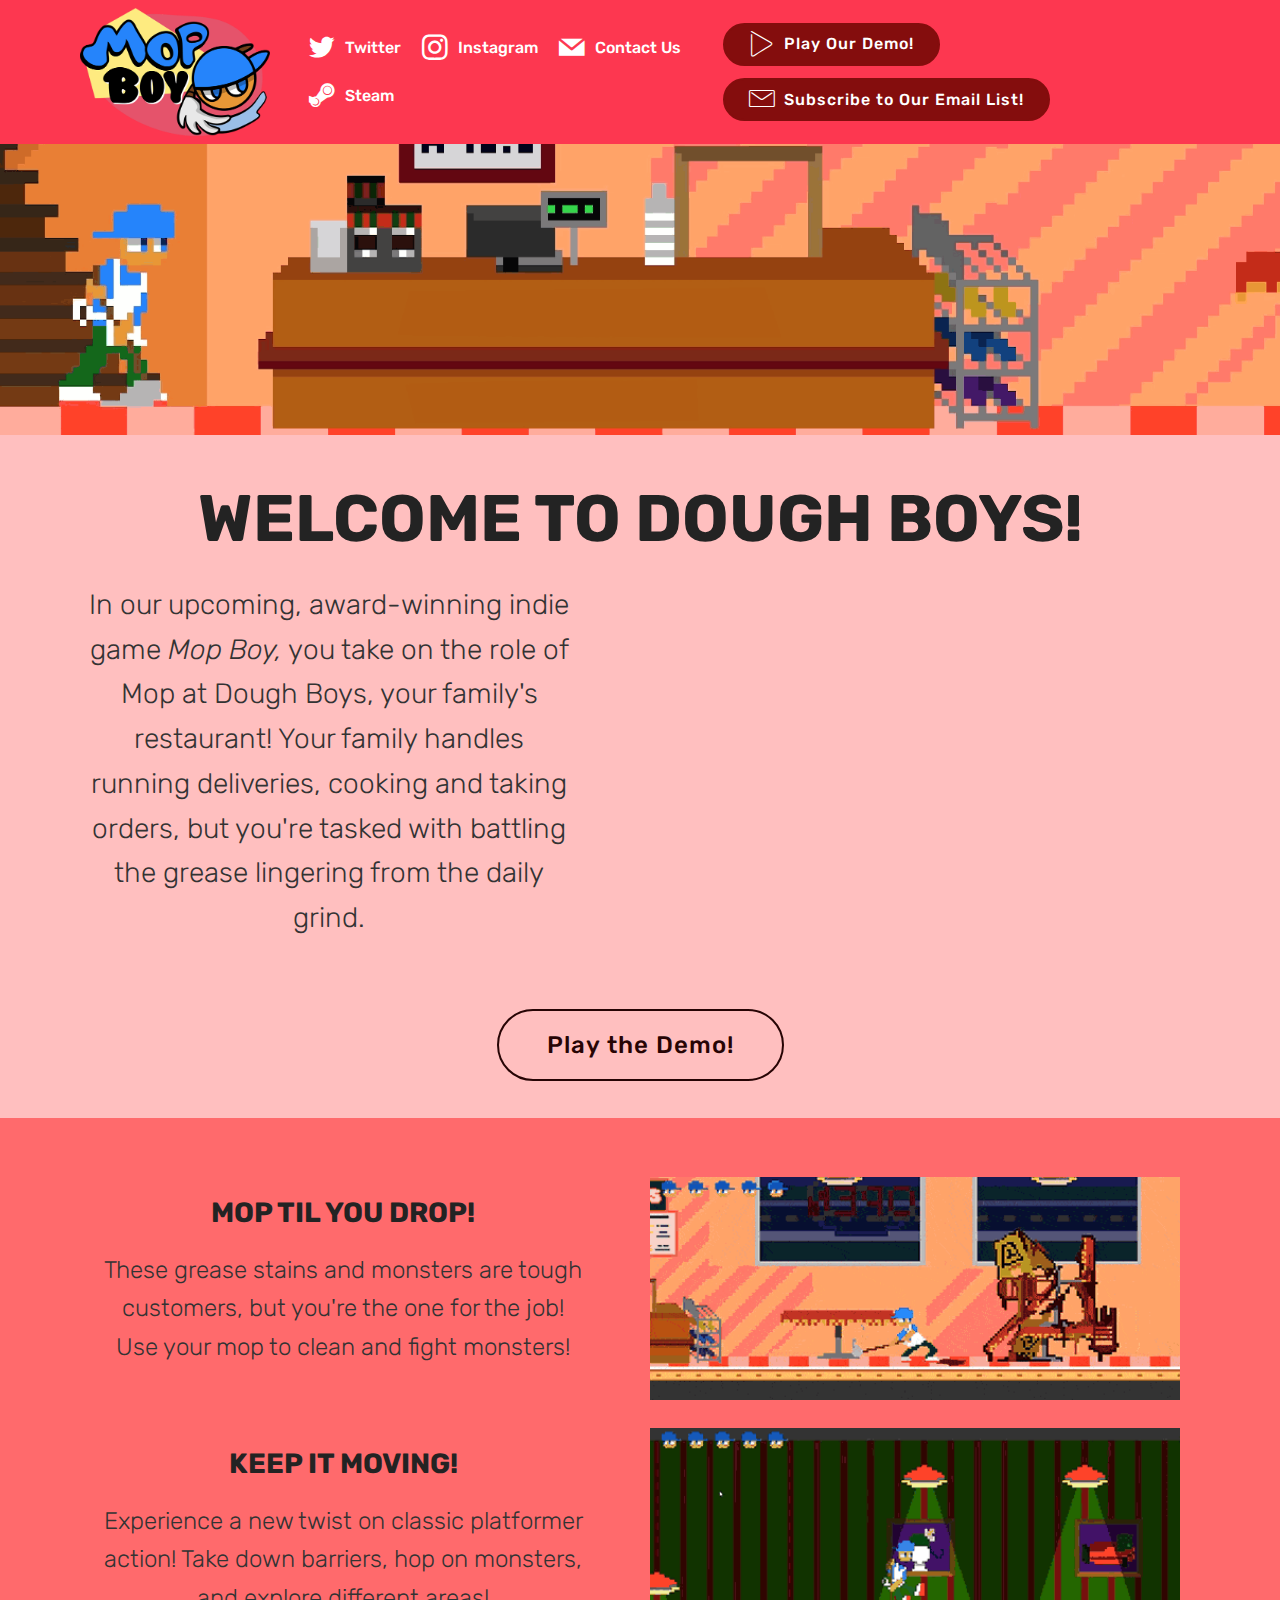
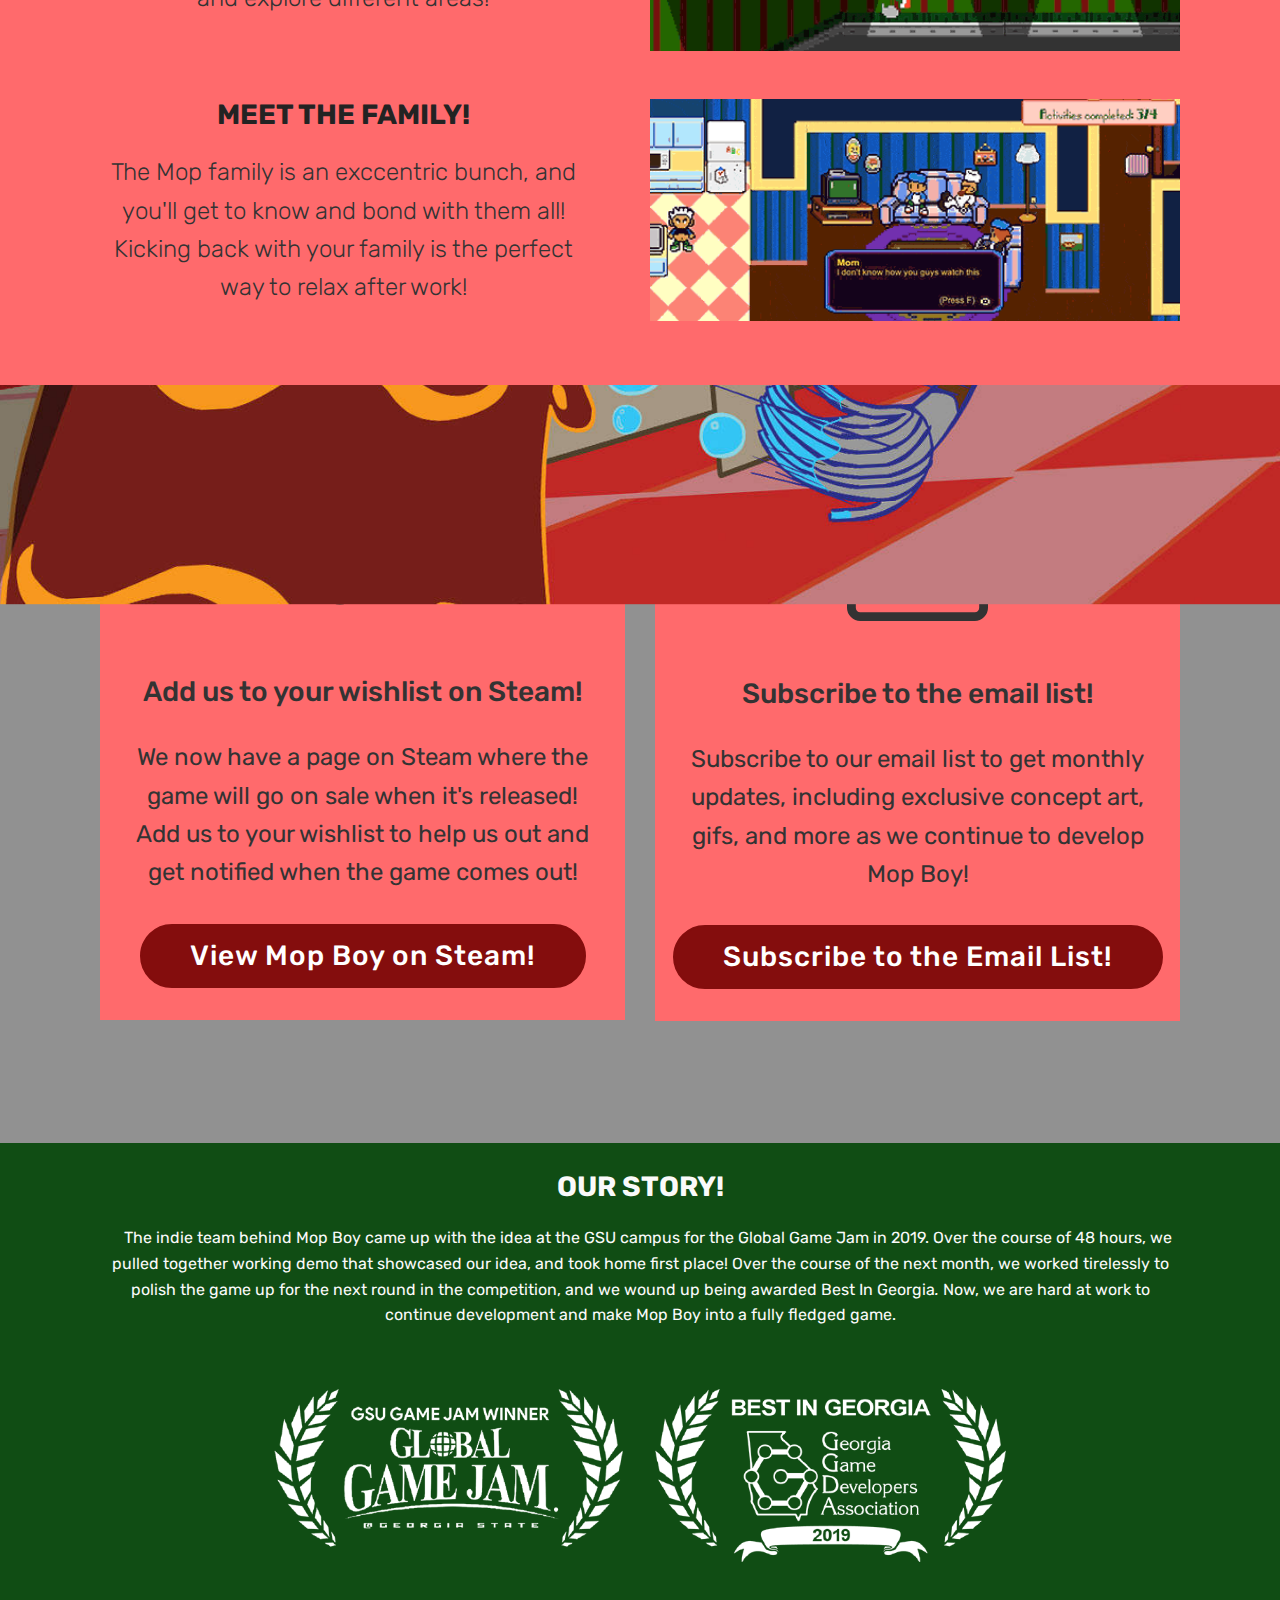
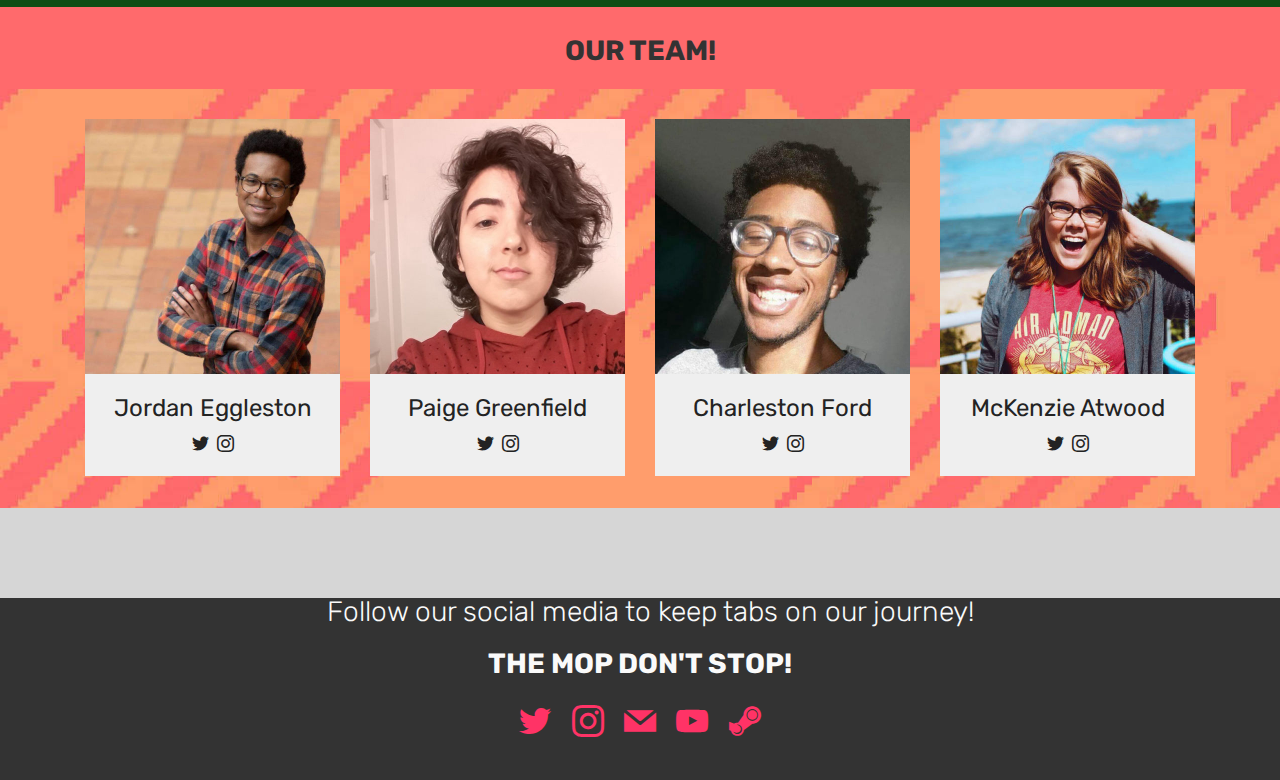
<file: index.html>
<!DOCTYPE html>
<html  >
<head>
  <!-- Site made with Mobirise Website Builder v4.10.8, https://mobirise.com -->
  <meta charset="UTF-8">
  <meta http-equiv="X-UA-Compatible" content="IE=edge">
  <meta name="generator" content="Mobirise v4.10.8, mobirise.com">
  <meta name="viewport" content="width=device-width, initial-scale=1, minimum-scale=1">
  <link rel="shortcut icon" href="assets/images/favicon-16x16.png" type="image/x-icon">
  <meta name="description" content="In our award-winning indie game Mop Boy, you take on the role of Mop at Dough Boys, your family's restaurant! Your family handles running deliveries, cooking and taking orders, but you're tasked with battling the grease lingering from the daily grind.">
  
  <title>Mop Boy: The Game!</title>
  <link rel="stylesheet" href="assets/web/assets/mobirise-icons-bold/mobirise-icons-bold.css">
  <link rel="stylesheet" href="assets/web/assets/mobirise-icons/mobirise-icons.css">
  <link rel="stylesheet" href="assets/tether/tether.min.css">
  <link rel="stylesheet" href="assets/bootstrap/css/bootstrap.min.css">
  <link rel="stylesheet" href="assets/bootstrap/css/bootstrap-grid.min.css">
  <link rel="stylesheet" href="assets/bootstrap/css/bootstrap-reboot.min.css">
  <link rel="stylesheet" href="assets/dropdown/css/style.css">
  <link rel="stylesheet" href="assets/socicon/css/styles.css">
  <link rel="stylesheet" href="assets/style.css">
  <link rel="stylesheet" href="assets/slick.css">
  <link rel="stylesheet" href="assets/theme/css/style.css">
  <link rel="stylesheet" href="assets/mobirise/css/mbr-additional.css" type="text/css">
  
  
  
</head>
<body>
  <section class="menu cid-qTkzRZLJNu" once="menu" id="menu1-0">

    

    <nav class="navbar navbar-expand beta-menu navbar-dropdown align-items-center navbar-fixed-top navbar-toggleable-sm">
        <button class="navbar-toggler navbar-toggler-right" type="button" data-toggle="collapse" data-target="#navbarSupportedContent" aria-controls="navbarSupportedContent" aria-expanded="false" aria-label="Toggle navigation">
            <div class="hamburger">
                <span></span>
                <span></span>
                <span></span>
                <span></span>
            </div>
        </button>
        <div class="menu-logo">
            <div class="navbar-brand">
                <span class="navbar-logo">
                    <a href="https://mopboygame.com/">
                         <img src="assets/images/logo500px-500x337.png" alt="Mop Boy Sign" title="Mop Boy Sign" style="height: 8rem;">
                    </a>
                </span>
                
            </div>
        </div>
        <div class="collapse navbar-collapse" id="navbarSupportedContent">
            <ul class="navbar-nav nav-dropdown" data-app-modern-menu="true"><li class="nav-item">
                    <a class="nav-link link text-white display-4" href="https://twitter.com/mopboygame" target="_blank"><span class="socicon socicon-twitter mbr-iconfont mbr-iconfont-btn"></span>Twitter</a>
                </li><li class="nav-item"><a class="nav-link link text-white display-4" href="https://www.instagram.com/mopboygame" target="_blank"><span class="socicon socicon-instagram mbr-iconfont mbr-iconfont-btn"></span>
                        Instagram</a></li><li class="nav-item"><a class="nav-link link text-white display-4" href="mailto:team@mopboygame.com"><span class="socicon socicon-mail mbr-iconfont mbr-iconfont-btn"></span>Contact Us</a></li><li class="nav-item"><a class="nav-link link text-white display-4" href="https://store.steampowered.com/app/1097260/Mop_Boy/" target="_blank"><span class="socicon socicon-steam mbr-iconfont mbr-iconfont-btn"></span>Steam</a></li></ul>
            <div class="navbar-buttons mbr-section-btn"><a class="btn btn-sm btn-secondary display-4" href="demo.html"><span class="mbri-play mbr-iconfont mbr-iconfont-btn"></span>
                    
                    Play Our Demo!</a> <a class="btn btn-sm btn-secondary display-4" href="https://mailchi.mp/b86f01faddc6/mopboy" target="_blank"><span class="mbri-letter mbr-iconfont mbr-iconfont-btn"></span>
                    
                    Subscribe to Our Email List!</a></div>
        </div>
    </nav>
</section>

<section class="engine"><a href="https://mobirise.info/x">free css templates</a></section><section class="mbr-section article content1 cid-rkxDNDvAVA" id="content1-j">
    
     

    <div class="container">
        <div class="media-container-row">
            <div class="mbr-text col-12 mbr-fonts-style display-7 col-md-6"></div>
        </div>
    </div>
</section>

<section class="cid-rkxCCMqwDr" id="image2-f">

    

    <figure class="mbr-figure">
        <div class="image-block" style="width: 100%;">
            <img src="assets/images/mop.gif" alt="Mobirise" title="">
            
        </div>
    </figure>
</section>

<section class="header1 cid-rlWZ7Z8Ve9" id="header16-1r">

    

    

    <div class="container">
        <div class="row justify-content-md-center">
            <div class="col-md-10 align-center">
                <h1 class="mbr-section-title mbr-bold pb-3 mbr-fonts-style display-1">
                    WELCOME TO DOUGH BOYS!</h1>
                
                
                
            </div>
        </div>
    </div>

</section>

<section class="header7 cid-rlWY8MLppQ" id="header7-1q">

    

    

    <div class="container">
        <div class="media-container-row">

            <div class="media-content align-right">
                
                <div class="mbr-section-text mbr-white pb-3">
                    <p class="mbr-text mbr-fonts-style display-2">In our upcoming, award-winning indie game <em>Mop Boy,</em> you take on the role of Mop at Dough Boys, your family's restaurant! Your family handles running deliveries, cooking and taking orders, but you're tasked with battling the grease lingering from the daily grind.
                    </p>
                </div>
                
            </div>

            <div class="mbr-figure" style="width: 120%;"><iframe class="mbr-embedded-video" src="https://www.youtube.com/embed/ZxERt9RS_rs?rel=0&amp;amp;showinfo=0&amp;autoplay=0&amp;loop=0" width="1280" height="720" frameborder="0" allowfullscreen></iframe></div>

        </div>
    </div>
</section>

<section class="header1 cid-rkxEdkfzae" id="header16-k">

    

    

    <div class="container">
        <div class="row justify-content-md-center">
            <div class="col-md-10 align-center">
                
                
                
                <div class="mbr-section-btn"><a class="btn btn-md btn-secondary-outline display-5" href="demo.html">Play the Demo!</a></div>
            </div>
        </div>
    </div>

</section>

<section class="features11 cid-rlWVJpMEYu" id="features11-1n">

    

    

    <div class="container">   
        <div class="col-md-12">
            <div class="media-container-row">
                <div class="mbr-figure m-auto" style="width: 55%;">
                    <img src="assets/images/mop1-1.gif" alt="Mop Til You Drop!" title="Mop Til You Drop!">
                </div>
                <div class=" align-left aside-content">
                    <h2 class="mbr-title pt-2 mbr-fonts-style display-2"><strong>
                        </strong><br><strong>MOP TIL YOU DROP!</strong></h2>
                    <div class="mbr-section-text">
                        <p class="mbr-text mb-5 pt-3 mbr-light mbr-fonts-style display-5">These grease stains and monsters are tough customers, but you're the one for the job! Use your mop to clean and fight monsters!</p>
                    </div>

                    
                </div>
            </div>
        </div> 
    </div>          
</section>

<section class="features11 cid-rlWWlpBECu" id="features11-1o">

    

    

    <div class="container">   
        <div class="col-md-12">
            <div class="media-container-row">
                <div class="mbr-figure m-auto" style="width: 55%;">
                    <img src="assets/images/mop2-1.gif" alt="Keep It Moving!" title="Keep It Moving!">
                </div>
                <div class=" align-left aside-content">
                    <h2 class="mbr-title pt-2 mbr-fonts-style display-2"><strong>
                        </strong><br><strong>KEEP IT MOVING!</strong></h2>
                    <div class="mbr-section-text">
                        <p class="mbr-text mb-5 pt-3 mbr-light mbr-fonts-style display-5">Experience a new twist on classic platformer action! Take down barriers, hop on monsters, and explore different areas!</p>
                    </div>

                    
                </div>
            </div>
        </div> 
    </div>          
</section>

<section class="features11 cid-rlWWm4CJXM" id="features11-1p">

    

    

    <div class="container">   
        <div class="col-md-12">
            <div class="media-container-row">
                <div class="mbr-figure m-auto" style="width: 55%;">
                    <img src="assets/images/mop3-1.gif" alt="Meet The Family!" title="Meet The Family!">
                </div>
                <div class=" align-left aside-content">
                    <h2 class="mbr-title pt-2 mbr-fonts-style display-2"><strong>
                        </strong><br><strong>MEET THE FAMILY!</strong></h2>
                    <div class="mbr-section-text">
                        <p class="mbr-text mb-5 pt-3 mbr-light mbr-fonts-style display-5">
                        The Mop family is an exccentric bunch, and you'll get to know and bond with them all! Kicking back with your family is the perfect way to relax after work!</p>
                    </div>

                    
                </div>
            </div>
        </div> 
    </div>          
</section>

<section class="features8 cid-rvim3N5fHh mbr-parallax-background" id="features8-1i">

    

    <div class="mbr-overlay" style="opacity: 0.5; background-color: rgb(51, 51, 51);">
    </div>

    <div class="container">
        <div class="media-container-row">

            <div class="card  col-12 col-md-6">
                <div class="card-img">
                    <span class="mbr-iconfont socicon-steam socicon" style="font-size: 93px; color: rgb(51, 51, 51); fill: rgb(51, 51, 51);"></span>
                </div>
                <div class="card-box align-center">
                    <h4 class="card-title mbr-fonts-style display-2">Add us to your wishlist on Steam!
</h4>
                    <p class="mbr-text mbr-fonts-style display-5">We now have a page on Steam where the game will go on sale when it's released! Add us to your wishlist to help us out and get notified when the game comes out!
<br></p>
                    <div class="mbr-section-btn text-center"><a href="https://store.steampowered.com/app/1097260/Mop_Boy/" class="btn btn-secondary display-2" target="_blank">View Mop Boy on Steam!</a></div>
                </div>
            </div>

            <div class="card  col-12 col-md-6">
                <div class="card-img">
                    <span class="mbr-iconfont mbrib-letter" style="font-size: 141px; color: rgb(51, 51, 51); fill: rgb(51, 51, 51);"></span>
                </div>
                <div class="card-box align-center">
                    <h4 class="card-title mbr-fonts-style display-2">
                        Subscribe to the email list!</h4>
                    <p class="mbr-text mbr-fonts-style display-5">Subscribe to our email list to get monthly updates, including exclusive concept art, gifs, and more as we continue to develop Mop Boy!<br></p>
                    <div class="mbr-section-btn text-center"><a href="https://mailchi.mp/b86f01faddc6/mopboy" class="btn btn-secondary display-2">
                            Subscribe to the Email List!</a></div>
                </div>
            </div>

            

            
        </div>
    </div>
</section>

<section class="mbr-section content5 cid-rmpDktdi71" id="content5-19">

    

    

    <div class="container">
        <div class="media-container-row">
            <div class="title col-12 col-md-8">
                <h2 class="align-center mbr-bold mbr-white pb-3 mbr-fonts-style display-2">
                    OUR STORY!</h2>
                
                
                
            </div>
        </div>
    </div>
</section>

<section class="mbr-section article content1 cid-rmpD9qZCVP" id="content1-17">
    
     

    <div class="container">
        <div class="media-container-row">
            <div class="mbr-text col-12 mbr-fonts-style display-7 col-md-12"><p>&nbsp;&nbsp;&nbsp;&nbsp;The indie team behind Mop Boy came up with the idea at the GSU campus for the Global Game Jam in 2019. Over the course of 48 hours, we pulled together working demo that showcased our idea, and took home first place! Over the course of the next month, we worked tirelessly to polish the game up for the next round in the competition, and we wound up being awarded Best In Georgia<em>.</em>&nbsp;Now, we are hard at work to continue development and make Mop Boy into a fully fledged game.</p></div>
        </div>
    </div>
</section>

<section class="cid-rlWHxlAdAj" id="image4-16">
    <!-- Block parameters controls (Blue "Gear" panel) -->
    
    <!-- End block parameters -->
    <div class="container images-container">
            <div class="media-container-row" style="width: 66%;">
                <div class="img-item item1" style="width: 104%;">
                    <a href="https://ggda.org/blog/best-in-georgia-competition-2/"><img src="assets/images/ggj-winner-500x247.png" alt="Winner of the 2019 GSU Global Game Jam" title="Winner of the 2019 GSU Global Game Jam"></a>
                    
                </div>
                <div class="img-item">
                    <a href="https://ggda.org/blog/best-in-georgia-winner-announced/"><img src="assets/images/best-in-georgia-winner-500x247.png" alt="Winner of the Best In Georgia 2019" title="Winner of the Best In Georgia 2019"></a>
                    
                </div>
            </div>
    </div>
</section>

<section class="mbr-section content5 cid-rlWGpxlDw0" id="content5-1g">

    

    

    <div class="container">
        <div class="media-container-row">
            <div class="title col-12 col-md-8">
                <h2 class="align-center mbr-bold mbr-white pb-3 mbr-fonts-style display-2">
                    OUR TEAM!</h2>
                
                
                
            </div>
        </div>
    </div>
</section>

<section class="team1 cid-rlWrCjFwbu" id="team1-18">
    
    
    
    <div class="container align-center">
        
        
        <div class="row media-row">
            
        <div class="team-item col-lg-3 col-md-6">
                <div class="item-image">
                    <img src="assets/images/jordan-510x510.jpg" alt="Jordan" title="Jordan">
                </div>
                <div class="item-caption py-3">
                    <div class="item-name px-2">
                        <p class="mbr-fonts-style display-5">
                           Jordan Eggleston</p>
                    </div>
                    
                    <div class="item-social pt-2">
                        <a href="https://twitter.com/Isa_Metric" target="_blank">
                            <span class="p-1 mbr-iconfont mbr-iconfont-social socicon-twitter socicon"></span>
                        </a>
                        <a href="https://www.instagram.com/isa.metric/" target="_blank">
                            <span class="p-1 mbr-iconfont mbr-iconfont-social socicon-instagram socicon"></span>
                        </a>
                        <a href="https://plus.google.com/u/0/+Mobirise" target="_blank">
                            
                        </a>
                        <a href="https://www.linkedin.com/in/mobirise" target="_blank">
                            
                        </a>
                        <a href="https://www.instagram.com/mobirise/" target="_blank">
                            
                        </a>
                        <a href="https://www.youtube.com/channel/UCt_tncVAetpK5JeM8L-8jyw" target="_blank">    
                            
                        </a>
                    </div>
                </div>
            </div><div class="team-item col-lg-3 col-md-6">
                <div class="item-image">
                    <img src="assets/images/paige-510x510.jpg" alt="Paige" title="Paige">
                </div>
                <div class="item-caption py-3">
                    <div class="item-name px-2">
                        <p class="mbr-fonts-style display-5">
                           Paige Greenfield</p>
                    </div>
                    
                    <div class="item-social pt-2">
                        <a href="https://twitter.com/spaigebob" target="_blank">
                            <span class="p-1 mbr-iconfont mbr-iconfont-social socicon-twitter socicon" style="color: rgb(35, 35, 35); fill: rgb(35, 35, 35);"></span>
                        </a>
                        <a href="https://www.instagram.com/spaigebob/" target="_blank">
                            <span class="p-1 mbr-iconfont mbr-iconfont-social socicon-instagram socicon"></span>
                        </a>
                        <a href="https://plus.google.com/u/0/+Mobirise" target="_blank">
                            
                        </a>
                        <a href="https://www.linkedin.com/in/mobirise" target="_blank">
                            
                        </a>
                        <a href="https://www.instagram.com/mobirise/" target="_blank">
                            
                        </a>
                        <a href="https://www.youtube.com/channel/UCt_tncVAetpK5JeM8L-8jyw" target="_blank">    
                            
                        </a>
                    </div>
                </div>
            </div><div class="team-item col-lg-3 col-md-6">
                <div class="item-image">
                    <img src="assets/images/charleston-510x510.jpg" alt="Charleston" title="Charleston">
                </div>
                <div class="item-caption py-3">
                    <div class="item-name px-2">
                        <p class="mbr-fonts-style display-5">
                           Charleston Ford</p>
                    </div>
                    
                    <div class="item-social pt-2">
                        <a href="https://twitter.com/FordCharleston" target="_blank">
                            <span class="p-1 mbr-iconfont mbr-iconfont-social socicon-twitter socicon"></span>
                        </a>
                        <a href="https://www.instagram.com/ratherbeskating/" target="_blank">
                            <span class="p-1 mbr-iconfont mbr-iconfont-social socicon-instagram socicon"></span>
                        </a>
                        <a href="https://plus.google.com/u/0/+Mobirise" target="_blank">
                            
                        </a>
                        <a href="https://www.linkedin.com/in/mobirise" target="_blank">
                            
                        </a>
                        <a href="https://www.instagram.com/mobirise/" target="_blank">
                            
                        </a>
                        <a href="https://www.youtube.com/channel/UCt_tncVAetpK5JeM8L-8jyw" target="_blank">    
                            
                        </a>
                    </div>
                </div>
            </div><div class="team-item col-lg-3 col-md-6">
                <div class="item-image">
                    <img src="assets/images/mckenzie-510x510.jpg" alt="McKenzie" title="McKenzie">
                </div>
                <div class="item-caption py-3">
                    <div class="item-name px-2">
                        <p class="mbr-fonts-style display-5">
                           McKenzie Atwood</p>
                    </div>
                    
                    <div class="item-social pt-2">
                        <a href="https://twitter.com/MKatwood" target="_blank">
                            <span class="p-1 mbr-iconfont mbr-iconfont-social socicon-twitter socicon"></span>
                        </a>
                        <a href="https://www.instagram.com/mkatwood" target="_blank">
                            <span class="p-1 mbr-iconfont mbr-iconfont-social socicon-instagram socicon"></span>
                        </a>
                        <a href="https://plus.google.com/u/0/+Mobirise" target="_blank">
                            
                        </a>
                        <a href="https://www.linkedin.com/in/mobirise" target="_blank">
                            
                        </a>
                        <a href="https://www.instagram.com/mobirise/" target="_blank">
                            
                        </a>
                        <a href="https://www.youtube.com/channel/UCt_tncVAetpK5JeM8L-8jyw" target="_blank">    
                            
                        </a>
                    </div>
                </div>
            </div></div>    
    </div>
</section>

<section class="mbr-instagram-feed" data-rows="" data-per-row-slider="5" data-spacing="6" data-full-width="" data-token="11185808079.727bfe1.4c1b5a32d5124977a65880d8b710756b" data-per-row-grid="" id="instagram-feed-block-r" data-rv-view="49" style="background-color: rgb(51, 51, 51); padding-top: 40px; padding-bottom: 40px;">
    
    <div class="container container_toggle">
        <div class="row">
            <div class="col">
                <div class="inst">
                    
                    <div class="inst__content"></div>
                    
                </div>
            </div>
        </div>
    </div>
</section>

<section class="mbr-section content4 cid-ruIk7yTfif" id="content4-18">

    

    <div class="container">
        <div class="media-container-row">
            <div class="title col-12 col-md-8">
                <h2 class="align-center pb-3 mbr-fonts-style display-2">&nbsp; &nbsp; Follow our social media to keep tabs on our journey!&nbsp;</h2>
                
                
            </div>
        </div>
    </div>
</section>

<section class="cid-rmpDTvT3vo" id="social-buttons2-1a">

    

    

    <div class="container">
        <div class="media-container-row">
            <div class="col-md-8 align-center">
                <h2 class="pb-3 mbr-fonts-style display-2"><strong>THE MOP DON'T STOP!</strong></h2>
                <div class="social-list pl-0 mb-0">
                    <a href="https://twitter.com/mopboygame" target="_blank">
                        <span class="px-2 mbr-iconfont mbr-iconfont-social socicon-twitter socicon"></span>
                    </a>
                    <a href="https://instagram.com/mopboygame" target="_blank">
                        <span class="px-2 mbr-iconfont mbr-iconfont-social socicon-instagram socicon"></span>
                    </a>
                    <a href="mailto:team@mopboygame.com">
                        <span class="px-2 mbr-iconfont mbr-iconfont-social socicon-mail socicon"></span>
                    </a>
                    <a href="https://www.youtube.com/channel/UCc4WkZ2q2MegXTjM9ksfGVw" target="_blank">
                        <span class="px-2 mbr-iconfont mbr-iconfont-social socicon-youtube socicon"></span>
                    </a>
                    <a href="https://store.steampowered.com/app/1097260/Mop_Boy/" target="_blank">
                        <span class="px-2 mbr-iconfont mbr-iconfont-social socicon-steam socicon"></span>
                    </a>
                    <a href="https://www.behance.net/Mobirise" target="_blank">
                        
                    </a>
                </div>
            </div>
        </div>
    </div>
</section>


  <script src="assets/web/assets/jquery/jquery.min.js"></script>
  <script src="assets/tether/tether.min.js"></script>
  <script src="assets/popper/popper.min.js"></script>
  <script src="assets/bootstrap/js/bootstrap.min.js"></script>
  <script src="assets/parallax/jarallax.min.js"></script>
  <script src="assets/dropdown/js/nav-dropdown.js"></script>
  <script src="assets/dropdown/js/navbar-dropdown.js"></script>
  <script src="assets/sociallikes/social-likes.js"></script>
  <script src="assets/smoothscroll/smooth-scroll.js"></script>
  <script src="assets/touchswipe/jquery.touch-swipe.min.js"></script>
  <script src="assets/index.js"></script>
  <script src="assets/slick.min.js"></script>
  <script src="assets/theme/js/script.js"></script>
  
  
</body>
</html>
</file>
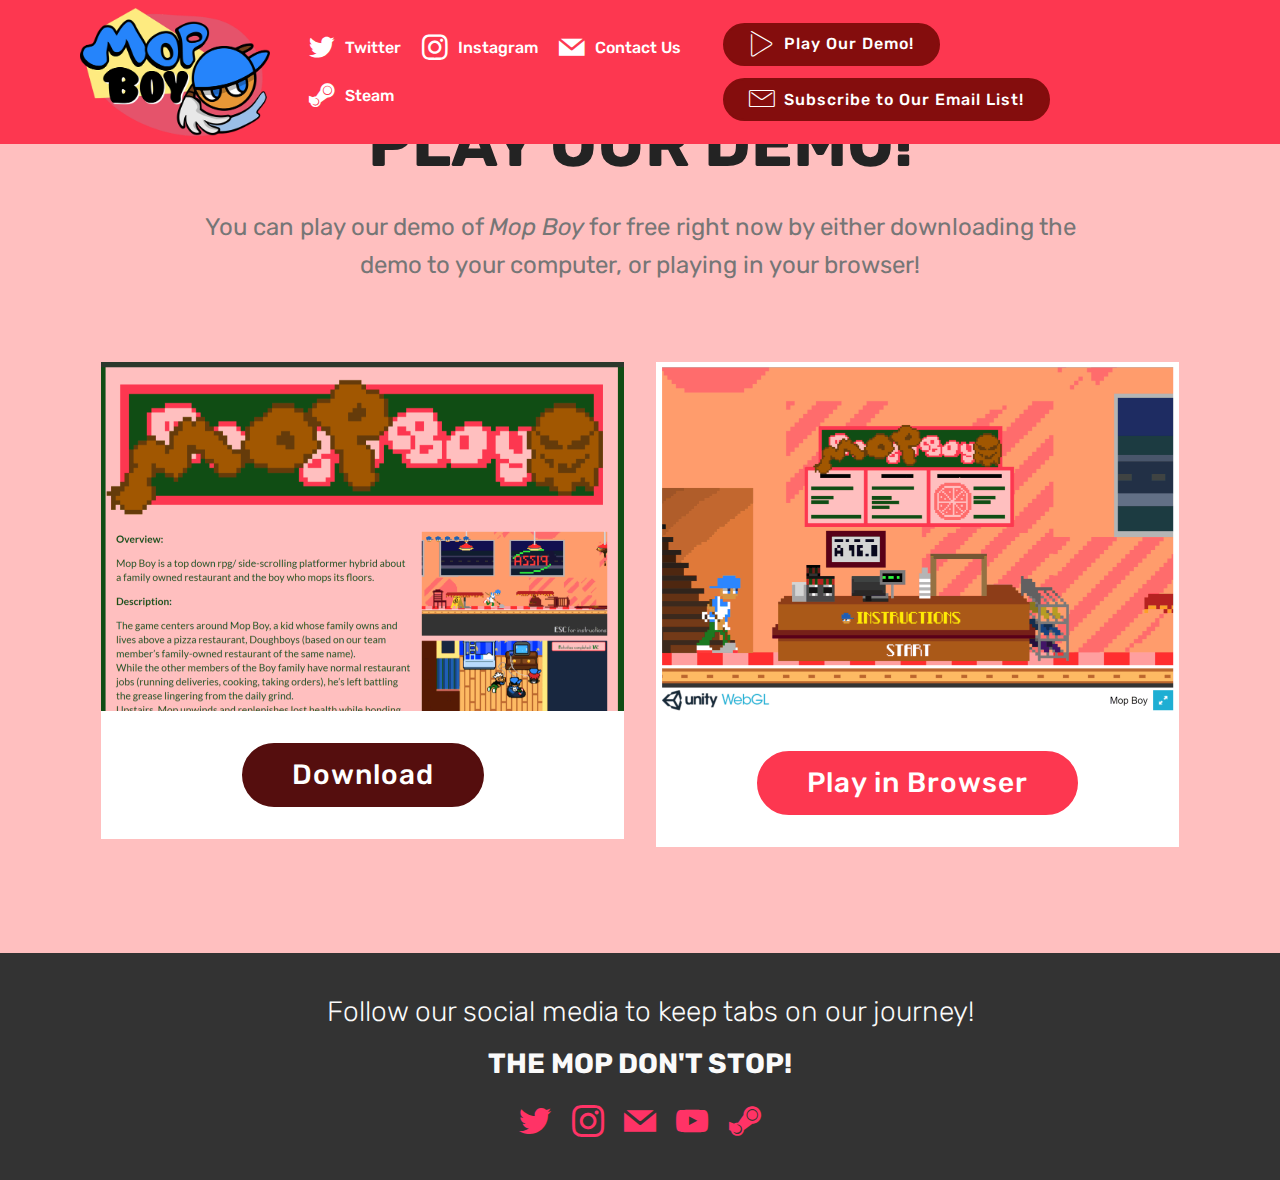
<file: demo.html>
<!DOCTYPE html>
<html  >
<head>
  <!-- Site made with Mobirise Website Builder v4.10.8, https://mobirise.com -->
  <meta charset="UTF-8">
  <meta http-equiv="X-UA-Compatible" content="IE=edge">
  <meta name="generator" content="Mobirise v4.10.8, mobirise.com">
  <meta name="viewport" content="width=device-width, initial-scale=1, minimum-scale=1">
  <link rel="shortcut icon" href="assets/images/favicon-16x16.png" type="image/x-icon">
  <meta name="description" content="Play the Mop Boy demo now!">
  
  <title>Mop Boy Demo</title>
  <link rel="stylesheet" href="assets/web/assets/mobirise-icons/mobirise-icons.css">
  <link rel="stylesheet" href="assets/tether/tether.min.css">
  <link rel="stylesheet" href="assets/bootstrap/css/bootstrap.min.css">
  <link rel="stylesheet" href="assets/bootstrap/css/bootstrap-grid.min.css">
  <link rel="stylesheet" href="assets/bootstrap/css/bootstrap-reboot.min.css">
  <link rel="stylesheet" href="assets/socicon/css/styles.css">
  <link rel="stylesheet" href="assets/dropdown/css/style.css">
  <link rel="stylesheet" href="assets/theme/css/style.css">
  <link rel="stylesheet" href="assets/mobirise/css/mbr-additional.css" type="text/css">
  
  
  
</head>
<body>
  <section class="menu cid-ruIiMrdx2I" once="menu" id="menu1-17">

    

    <nav class="navbar navbar-expand beta-menu navbar-dropdown align-items-center navbar-fixed-top navbar-toggleable-sm">
        <button class="navbar-toggler navbar-toggler-right" type="button" data-toggle="collapse" data-target="#navbarSupportedContent" aria-controls="navbarSupportedContent" aria-expanded="false" aria-label="Toggle navigation">
            <div class="hamburger">
                <span></span>
                <span></span>
                <span></span>
                <span></span>
            </div>
        </button>
        <div class="menu-logo">
            <div class="navbar-brand">
                <span class="navbar-logo">
                    <a href="https://mopboygame.com/">
                         <img src="assets/images/logo500px-500x337.png" alt="Mop Boy Sign" title="Mop Boy Sign" style="height: 8rem;">
                    </a>
                </span>
                
            </div>
        </div>
        <div class="collapse navbar-collapse" id="navbarSupportedContent">
            <ul class="navbar-nav nav-dropdown" data-app-modern-menu="true"><li class="nav-item">
                    <a class="nav-link link text-white display-4" href="https://twitter.com/mopboygame" target="_blank"><span class="socicon socicon-twitter mbr-iconfont mbr-iconfont-btn"></span>Twitter</a>
                </li><li class="nav-item"><a class="nav-link link text-white display-4" href="https://www.instagram.com/mopboygame" target="_blank"><span class="socicon socicon-instagram mbr-iconfont mbr-iconfont-btn"></span>
                        Instagram</a></li><li class="nav-item"><a class="nav-link link text-white display-4" href="mailto:team@mopboygame.com"><span class="socicon socicon-mail mbr-iconfont mbr-iconfont-btn"></span>Contact Us</a></li><li class="nav-item"><a class="nav-link link text-white display-4" href="https://store.steampowered.com/app/1097260/Mop_Boy/" target="_blank"><span class="socicon socicon-steam mbr-iconfont mbr-iconfont-btn"></span>Steam</a></li></ul>
            <div class="navbar-buttons mbr-section-btn"><a class="btn btn-sm btn-secondary display-4" href="demo.html"><span class="mbri-play mbr-iconfont mbr-iconfont-btn"></span>
                    
                    Play Our Demo!</a> <a class="btn btn-sm btn-secondary display-4" href="https://mailchi.mp/b86f01faddc6/mopboy" target="_blank"><span class="mbri-letter mbr-iconfont mbr-iconfont-btn"></span>
                    
                    Subscribe to Our Email List!</a></div>
        </div>
    </nav>
</section>

<section class="engine"><a href="https://mobirise.info/v">free html templates</a></section><section class="mbr-section article content1 cid-rkxDNDvAVA" id="content1-j">
    
     

    <div class="container">
        <div class="media-container-row">
            <div class="mbr-text col-12 mbr-fonts-style display-7 col-md-8"></div>
        </div>
    </div>
</section>

<section class="header1 cid-rkxEdkfzae" id="header16-k">

    

    

    <div class="container">
        <div class="row justify-content-md-center">
            <div class="col-md-10 align-center">
                <h1 class="mbr-section-title mbr-bold pb-3 mbr-fonts-style display-1">
                    PLAY OUR DEMO!</h1>
                
                <p class="mbr-text pb-3 mbr-fonts-style display-5">You can play our demo of <em>Mop Boy </em>for free right now by either downloading the demo to your computer, or playing in your browser!<br></p>
                
            </div>
        </div>
    </div>

</section>

<section class="features3 cid-rkLakqj42T" id="features3-14">

    

    
    <div class="container">
        <div class="media-container-row">
            <div class="card p-3 col-12 col-md-6">
                <div class="card-wrapper">
                    <div class="card-img">
                        <a href="https://mopboystudios.itch.io/mop-boy-demo"><img src="assets/images/download-3-1046x989.png" alt="Mobirise" title=""></a>
                    </div>
                    <div class="card-box">
                        
                        
                    </div>
                    <div class="mbr-section-btn text-center"><a href="https://mopboystudios.itch.io/mop-boy-demo" class="btn btn-primary display-2">
                            Download</a></div>
                </div>
            </div>

            <div class="card p-3 col-12 col-md-6">
                <div class="card-wrapper">
                    <div class="card-img">
                        <a href="https://mopboygame.com/mopboychapter1/"><img src="assets/images/browser-1046x713.png" alt="Mobirise" title=""></a>
                    </div>
                    <div class="card-box">
                        
                        
                    </div>
                    <div class="mbr-section-btn text-center"><a href="https://mopboygame.com/mopboychapter1/" class="btn btn-danger display-2">Play in Browser</a></div>
                </div>
            </div>

            

            
        </div>
    </div>
</section>

<section class="mbr-section content4 cid-ruIo8mH8mO" id="content4-19">

    

    <div class="container">
        <div class="media-container-row">
            <div class="title col-12 col-md-8">
                <h2 class="align-center pb-3 mbr-fonts-style display-2">&nbsp; &nbsp; Follow our social media to keep tabs on our journey!&nbsp;</h2>
                
                
            </div>
        </div>
    </div>
</section>

<section class="cid-ruIo8ZRobN" id="social-buttons2-1a">

    

    

    <div class="container">
        <div class="media-container-row">
            <div class="col-md-8 align-center">
                <h2 class="pb-3 mbr-fonts-style display-2"><strong>THE MOP DON'T STOP!</strong></h2>
                <div class="social-list pl-0 mb-0">
                    <a href="https://twitter.com/mopboygame" target="_blank">
                        <span class="px-2 mbr-iconfont mbr-iconfont-social socicon-twitter socicon"></span>
                    </a>
                    <a href="https://instagram.com/mopboygame" target="_blank">
                        <span class="px-2 mbr-iconfont mbr-iconfont-social socicon-instagram socicon"></span>
                    </a>
                    <a href="mailto:team@mopboygame.com">
                        <span class="px-2 mbr-iconfont mbr-iconfont-social socicon-mail socicon"></span>
                    </a>
                    <a href="https://www.youtube.com/channel/UCc4WkZ2q2MegXTjM9ksfGVw" target="_blank">
                        <span class="px-2 mbr-iconfont mbr-iconfont-social socicon-youtube socicon"></span>
                    </a>
                    <a href="https://store.steampowered.com/app/1097260/Mop_Boy/" target="_blank">
                        <span class="px-2 mbr-iconfont mbr-iconfont-social socicon-steam socicon"></span>
                    </a>
                    <a href="https://www.behance.net/Mobirise" target="_blank">
                        
                    </a>
                </div>
            </div>
        </div>
    </div>
</section>


  <script src="assets/web/assets/jquery/jquery.min.js"></script>
  <script src="assets/popper/popper.min.js"></script>
  <script src="assets/tether/tether.min.js"></script>
  <script src="assets/bootstrap/js/bootstrap.min.js"></script>
  <script src="assets/dropdown/js/nav-dropdown.js"></script>
  <script src="assets/dropdown/js/navbar-dropdown.js"></script>
  <script src="assets/touchswipe/jquery.touch-swipe.min.js"></script>
  <script src="assets/sociallikes/social-likes.js"></script>
  <script src="assets/smoothscroll/smooth-scroll.js"></script>
  <script src="assets/theme/js/script.js"></script>
  
  
</body>
</html>
</file>
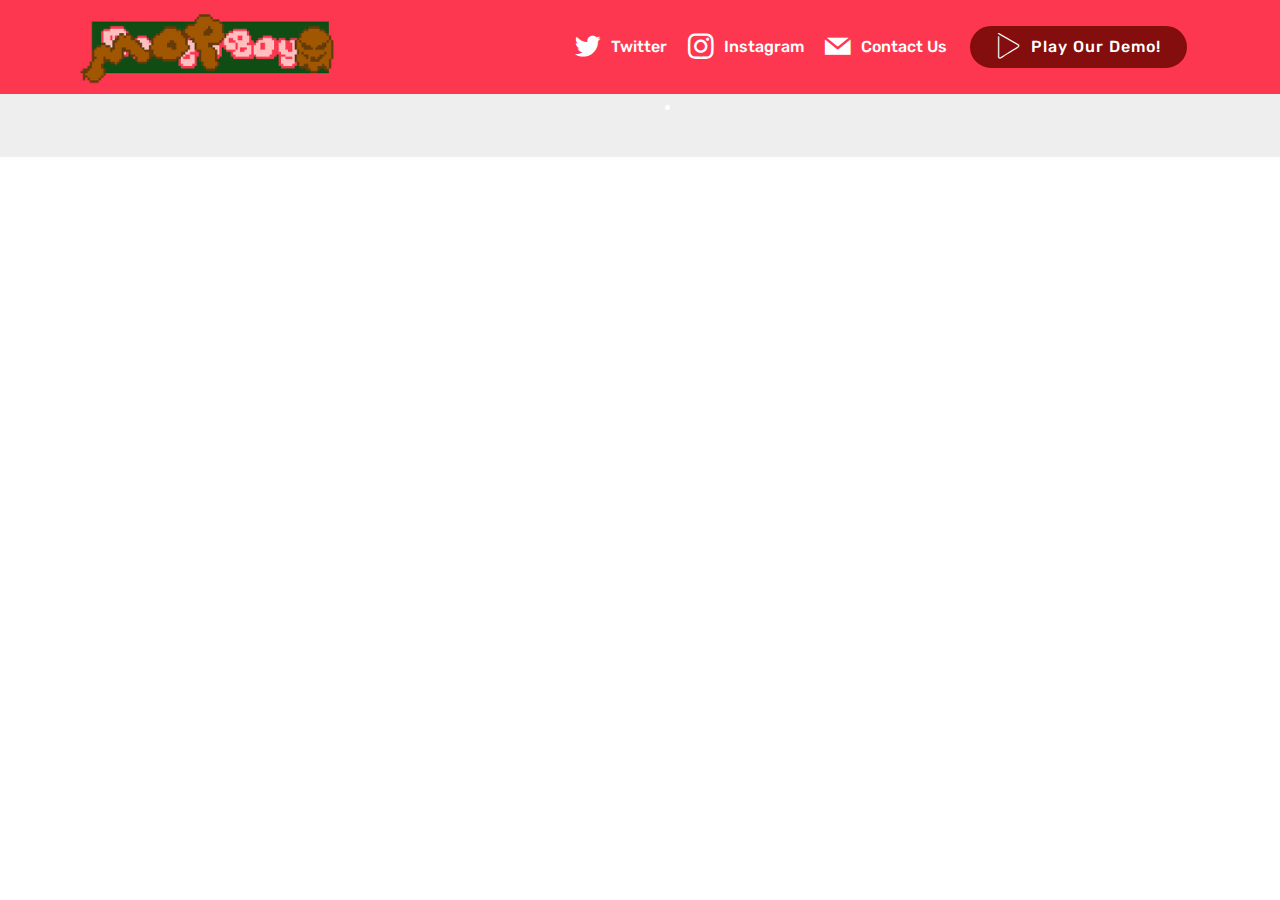
<file: family.html>
<!DOCTYPE html>
<html  >
<head>
  <!-- Site made with Mobirise Website Builder v4.9.7, https://mobirise.com -->
  <meta charset="UTF-8">
  <meta http-equiv="X-UA-Compatible" content="IE=edge">
  <meta name="generator" content="Mobirise v4.9.7, mobirise.com">
  <meta name="viewport" content="width=device-width, initial-scale=1, minimum-scale=1">
  <link rel="shortcut icon" href="assets/images/favicon-16x16.png" type="image/x-icon">
  <meta name="description" content="">
  
  <title>Meet the Family</title>
  <link rel="stylesheet" href="assets/web/assets/mobirise-icons/mobirise-icons.css">
  <link rel="stylesheet" href="assets/tether/tether.min.css">
  <link rel="stylesheet" href="assets/bootstrap/css/bootstrap.min.css">
  <link rel="stylesheet" href="assets/bootstrap/css/bootstrap-grid.min.css">
  <link rel="stylesheet" href="assets/bootstrap/css/bootstrap-reboot.min.css">
  <link rel="stylesheet" href="assets/dropdown/css/style.css">
  <link rel="stylesheet" href="assets/socicon/css/styles.css">
  <link rel="stylesheet" href="assets/theme/css/style.css">
  <link rel="stylesheet" href="assets/mobirise/css/mbr-additional.css" type="text/css">
  
  
  
</head>
<body>
  <section class="menu cid-qTkzRZLJNu" once="menu" id="menu1-z">

    

    <nav class="navbar navbar-expand beta-menu navbar-dropdown align-items-center navbar-fixed-top navbar-toggleable-sm">
        <button class="navbar-toggler navbar-toggler-right" type="button" data-toggle="collapse" data-target="#navbarSupportedContent" aria-controls="navbarSupportedContent" aria-expanded="false" aria-label="Toggle navigation">
            <div class="hamburger">
                <span></span>
                <span></span>
                <span></span>
                <span></span>
            </div>
        </button>
        <div class="menu-logo">
            <div class="navbar-brand">
                <span class="navbar-logo">
                    <a href="https://mopboygame.com/">
                         <img src="assets/images/banner-600x180.png" alt="Mobirise" title="" style="height: 4.9rem;">
                    </a>
                </span>
                
            </div>
        </div>
        <div class="collapse navbar-collapse" id="navbarSupportedContent">
            <ul class="navbar-nav nav-dropdown" data-app-modern-menu="true"><li class="nav-item">
                    <a class="nav-link link text-white display-4" href="https://twitter.com/mopboygame" target="_blank"><span class="socicon socicon-twitter mbr-iconfont mbr-iconfont-btn"></span>Twitter</a>
                </li><li class="nav-item"><a class="nav-link link text-white display-4" href="https://www.instagram.com/mopboygame" target="_blank"><span class="socicon socicon-instagram mbr-iconfont mbr-iconfont-btn"></span>
                        Instagram</a></li><li class="nav-item"><a class="nav-link link text-white display-4" href="mailto:mopboygame@gmail.com"><span class="socicon socicon-mail mbr-iconfont mbr-iconfont-btn"></span>Contact Us</a></li></ul>
            <div class="navbar-buttons mbr-section-btn"><a class="btn btn-sm btn-secondary display-4" href="page3.html" target="_blank"><span class="mbri-play mbr-iconfont mbr-iconfont-btn"></span>
                    
                    Play Our Demo!</a></div>
        </div>
    </nav>
</section>

<section class="engine"><a href="https://mobirise.info/c">web builder</a></section><section once="footers" class="cid-rkxIx0SSKM" id="footer7-10">

    

    

    <div class="container">
        <div class="media-container-row align-center mbr-white">
            <div class="row row-links">
                <ul class="foot-menu">
                    
                    
                    
                    
                    
                <li class="foot-menu-item mbr-fonts-style display-7"></li><li class="foot-menu-item mbr-fonts-style display-7"></li><li class="foot-menu-item mbr-fonts-style display-7"></li><li class="foot-menu-item mbr-fonts-style display-7"></li><li class="foot-menu-item mbr-fonts-style display-7"></li></ul>
            </div>
            <div class="row social-row">
                <div class="social-list align-right pb-2">
                    
                    
                    
                    
                    
                    
                <div class="soc-item">
                        <a href="https://twitter.com/mopboygame" target="_blank">
                            <span class="mbr-iconfont mbr-iconfont-social socicon-twitter socicon"></span>
                        </a>
                    </div><div class="soc-item">
                        <a href="https://www.instagram.com/mopboygame/" target="_blank">
                            <span class="mbr-iconfont mbr-iconfont-social socicon-instagram socicon"></span>
                        </a>
                    </div><div class="soc-item">
                        <a href="mailto:mopboygame@gmail.com">
                            <span class="mbr-iconfont mbr-iconfont-social socicon-mail socicon"></span>
                        </a>
                    </div></div>
            </div>
            <div class="row row-copirayt">
                <p class="mbr-text mb-0 mbr-fonts-style mbr-white align-center display-7"></p>
            </div>
        </div>
    </div>
</section>


  <script src="assets/web/assets/jquery/jquery.min.js"></script>
  <script src="assets/popper/popper.min.js"></script>
  <script src="assets/tether/tether.min.js"></script>
  <script src="assets/bootstrap/js/bootstrap.min.js"></script>
  <script src="assets/smoothscroll/smooth-scroll.js"></script>
  <script src="assets/dropdown/js/script.min.js"></script>
  <script src="assets/touchswipe/jquery.touch-swipe.min.js"></script>
  <script src="assets/theme/js/script.js"></script>
  
  
</body>
</html>
</file>
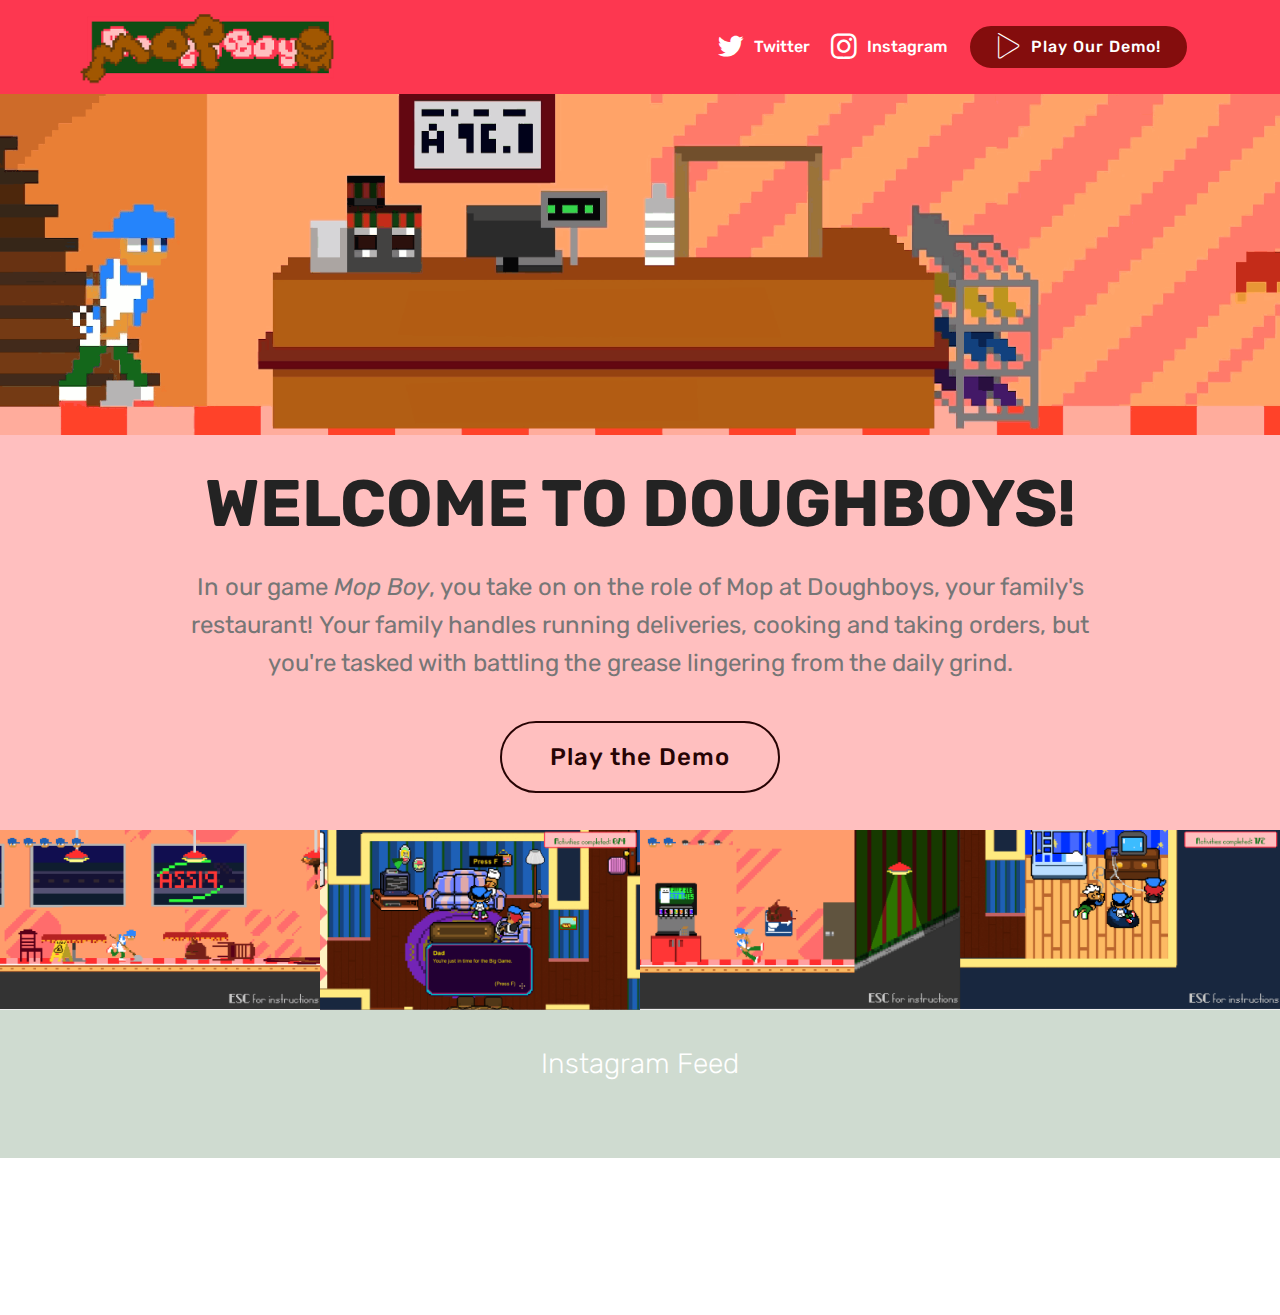
<file: home.html>
<!DOCTYPE html>
<html >
<head>
  <!-- Site made with Mobirise Website Builder v4.9.5, https://mobirise.com -->
  <meta charset="UTF-8">
  <meta http-equiv="X-UA-Compatible" content="IE=edge">
  <meta name="generator" content="Mobirise v4.9.5, mobirise.com">
  <meta name="viewport" content="width=device-width, initial-scale=1, minimum-scale=1">
  <link rel="shortcut icon" type="image/x-icon" href="favicon.ico">
  <meta name="description" content="All about our game Mop Boy!">
  <title>Mop Boy</title>
  <link rel="stylesheet" href="assets/web/assets/mobirise-icons/mobirise-icons.css">
  <link rel="stylesheet" href="assets/tether/tether.min.css">
  <link rel="stylesheet" href="assets/bootstrap/css/bootstrap.min.css">
  <link rel="stylesheet" href="assets/bootstrap/css/bootstrap-grid.min.css">
  <link rel="stylesheet" href="assets/bootstrap/css/bootstrap-reboot.min.css">
  <link rel="stylesheet" href="assets/socicon/css/styles.css">
  <link rel="stylesheet" href="assets/dropdown/css/style.css">
  <link rel="stylesheet" href="assets/style.css">
  <link rel="stylesheet" href="assets/slick.css">
  <link rel="stylesheet" href="assets/theme/css/style.css">
  <link rel="stylesheet" href="assets/gallery/style.css">
  <link rel="stylesheet" href="assets/mobirise/css/mbr-additional.css" type="text/css">
  
  
  
</head>
<body>
  <section class="menu cid-qTkzRZLJNu" once="menu" id="menu1-0">

    

    <nav class="navbar navbar-expand beta-menu navbar-dropdown align-items-center navbar-fixed-top navbar-toggleable-sm">
        <button class="navbar-toggler navbar-toggler-right" type="button" data-toggle="collapse" data-target="#navbarSupportedContent" aria-controls="navbarSupportedContent" aria-expanded="false" aria-label="Toggle navigation">
            <div class="hamburger">
                <span></span>
                <span></span>
                <span></span>
                <span></span>
            </div>
        </button>
        <div class="menu-logo">
            <div class="navbar-brand">
                <span class="navbar-logo">
                    <a href="https://mopboygame.com/">
                         <img src="assets/images/banner-600x180.png" alt="Mobirise" title="" style="height: 4.9rem;">
                    </a>
                </span>
                
            </div>
        </div>
        <div class="collapse navbar-collapse" id="navbarSupportedContent">
            <ul class="navbar-nav nav-dropdown" data-app-modern-menu="true"><li class="nav-item">
                    <a class="nav-link link text-white display-4" href="https://twitter.com/mopboygame" target="_blank"><span class="socicon socicon-twitter mbr-iconfont mbr-iconfont-btn"></span>Twitter</a>
                </li><li class="nav-item"><a class="nav-link link text-white display-4" href="https://www.instagram.com/mopboygame" target="_blank"><span class="socicon socicon-instagram mbr-iconfont mbr-iconfont-btn"></span>
                        Instagram</a></li></ul>
            <div class="navbar-buttons mbr-section-btn"><a class="btn btn-sm btn-secondary display-4" href="page3.html" target="_blank"><span class="mbri-play mbr-iconfont mbr-iconfont-btn"></span>
                    
                    Play Our Demo!</a></div>
        </div>
    </nav>
</section>

<section class="engine"><a href="https://mobirise.info/m">free website design templates</a></section><section class="mbr-section article content1 cid-rkxDNDvAVA" id="content1-j">
    
     

    <div class="container">
        <div class="media-container-row">
            <div class="mbr-text col-12 mbr-fonts-style display-7 col-md-8"></div>
        </div>
    </div>
</section>

<section class="cid-rkxCCMqwDr" id="image2-f">

    

    <figure class="mbr-figure">
        <div class="image-block" style="width: 100%;">
            <img src="assets/images/mop.gif" alt="Mobirise" title="">
            
        </div>
    </figure>
</section>

<section class="header1 cid-rkxEdkfzae" id="header16-k">

    

    

    <div class="container">
        <div class="row justify-content-md-center">
            <div class="col-md-10 align-center">
                <h1 class="mbr-section-title mbr-bold pb-3 mbr-fonts-style display-1">
                    WELCOME TO DOUGHBOYS!</h1>
                
                <p class="mbr-text pb-3 mbr-fonts-style display-5">In our game <em>Mop Boy</em>, you take on on the role of Mop at Doughboys, your family's restaurant!&nbsp;Your family handles running deliveries, cooking and taking orders, but you're tasked with battling the grease lingering from the daily grind. </p>
                <div class="mbr-section-btn"><a class="btn btn-md btn-secondary-outline display-5" href="page3.html" target="_blank">Play the Demo</a></div>
            </div>
        </div>
    </div>

</section>

<section class="mbr-gallery mbr-slider-carousel cid-rkxMcZKMmh" id="gallery3-v">

    

    <div>
        <div><!-- Filter --><!-- Gallery --><div class="mbr-gallery-row"><div class="mbr-gallery-layout-default"><div><div><div class="mbr-gallery-item mbr-gallery-item--p0" data-video-url="false" data-tags="Awesome"><div href="#lb-gallery3-v" data-slide-to="0" data-toggle="modal"><img src="assets/images/lekcue-2000x1122-800x449.png" alt="" title=""><span class="icon-focus"></span></div></div><div class="mbr-gallery-item mbr-gallery-item--p0" data-video-url="false" data-tags="Awesome"><div href="#lb-gallery3-v" data-slide-to="1" data-toggle="modal"><img src="assets/images/zbvpzb-2000x1125-800x450.png" alt="" title=""><span class="icon-focus"></span></div></div><div class="mbr-gallery-item mbr-gallery-item--p0" data-video-url="false" data-tags="Awesome"><div href="#lb-gallery3-v" data-slide-to="2" data-toggle="modal"><img src="assets/images/tv2yay-2000x1121-800x448.png" alt="" title=""><span class="icon-focus"></span></div></div><div class="mbr-gallery-item mbr-gallery-item--p0" data-video-url="false" data-tags="Awesome"><div href="#lb-gallery3-v" data-slide-to="3" data-toggle="modal"><img src="assets/images/gujwz-2000x1122-800x449.png" alt="" title=""><span class="icon-focus"></span></div></div></div></div><div class="clearfix"></div></div></div><!-- Lightbox --><div data-app-prevent-settings="" class="mbr-slider modal fade carousel slide" tabindex="-1" data-keyboard="true" data-interval="false" id="lb-gallery3-v"><div class="modal-dialog"><div class="modal-content"><div class="modal-body"><div class="carousel-inner"><div class="carousel-item"><img src="assets/images/lekcue-2000x1122.png" alt="" title=""></div><div class="carousel-item active"><img src="assets/images/zbvpzb-2000x1125.png" alt="" title=""></div><div class="carousel-item"><img src="assets/images/tv2yay-2000x1121.png" alt="" title=""></div><div class="carousel-item"><img src="assets/images/gujwz-2000x1122.png" alt="" title=""></div></div><a class="carousel-control carousel-control-prev" role="button" data-slide="prev" href="#lb-gallery3-v"><span class="mbri-left mbr-iconfont" aria-hidden="true"></span><span class="sr-only">Previous</span></a><a class="carousel-control carousel-control-next" role="button" data-slide="next" href="#lb-gallery3-v"><span class="mbri-right mbr-iconfont" aria-hidden="true"></span><span class="sr-only">Next</span></a><a class="close" href="#" role="button" data-dismiss="modal"><span class="sr-only">Close</span></a></div></div></div></div></div>
    </div>

</section>

<section class="mbr-instagram-feed" data-rows="" data-per-row-slider="5" data-spacing="6" data-full-width="" data-token="11185808079.727bfe1.8e0757522fe14b629fde4febdeb2149b" data-per-row-grid="" id="instagram-feed-block-r" data-rv-view="28" style="background-color: rgb(16, 77, 20); padding-top: 40px; padding-bottom: 40px;">
    
    <div class="container container_toggle">
        <div class="row">
            <div class="col">
                <div class="inst">
                    <h1 class="inst__title align-center mbr-fonts-style display-2">Instagram Feed</h1>
                    <div class="inst__content"></div>
                    
                </div>
            </div>
        </div>
    </div>
</section>

<section once="" class="cid-rkxIx0SSKM mbr-reveal" id="footer7-q">

    

    

    <div class="container">
        <div class="media-container-row align-center mbr-white">
            <div class="row row-links">
                <ul class="foot-menu">
                    
                    
                    
                    
                    
                <li class="foot-menu-item mbr-fonts-style display-7"></li><li class="foot-menu-item mbr-fonts-style display-7"></li><li class="foot-menu-item mbr-fonts-style display-7"></li><li class="foot-menu-item mbr-fonts-style display-7"></li><li class="foot-menu-item mbr-fonts-style display-7"></li></ul>
            </div>
            <div class="row social-row">
                <div class="social-list align-right pb-2">
                    
                    
                    
                    
                    
                    
                <div class="soc-item">
                        
                            <a href="https://twitter.com/mopboygame" target="_blank"><span class="mbr-iconfont mbr-iconfont-social socicon-twitter socicon"></span></a>
                        
                    </div><div class="soc-item">
                        <a href="https://www.instagram.com/mopboygame" target="_blank">
                            <span class="mbr-iconfont mbr-iconfont-social socicon-instagram socicon"></span>
                        </a>
                    </div></div>
            </div>
            <div class="row row-copirayt">
                <p class="mbr-text mb-0 mbr-fonts-style mbr-white align-center display-7"></p>
            </div>
        </div>
    </div>
</section>


  <script src="assets/web/assets/jquery/jquery.min.js"></script>
  <script src="assets/popper/popper.min.js"></script>
  <script src="assets/tether/tether.min.js"></script>
  <script src="assets/bootstrap/js/bootstrap.min.js"></script>
  <script src="assets/smoothscroll/smooth-scroll.js"></script>
  <script src="assets/masonry/masonry.pkgd.min.js"></script>
  <script src="assets/imagesloaded/imagesloaded.pkgd.min.js"></script>
  <script src="assets/bootstrapcarouselswipe/bootstrap-carousel-swipe.js"></script>
  <script src="assets/vimeoplayer/jquery.mb.vimeo_player.js"></script>
  <script src="assets/touchswipe/jquery.touch-swipe.min.js"></script>
  <script src="assets/dropdown/js/script.min.js"></script>
  <script src="assets/index.js"></script>
  <script src="assets/slick.min.js"></script>
  <script src="assets/theme/js/script.js"></script>
  <script src="assets/slidervideo/script.js"></script>
  <script src="assets/gallery/player.min.js"></script>
  <script src="assets/gallery/script.js"></script>
  
  
</body>
</html>
</file>
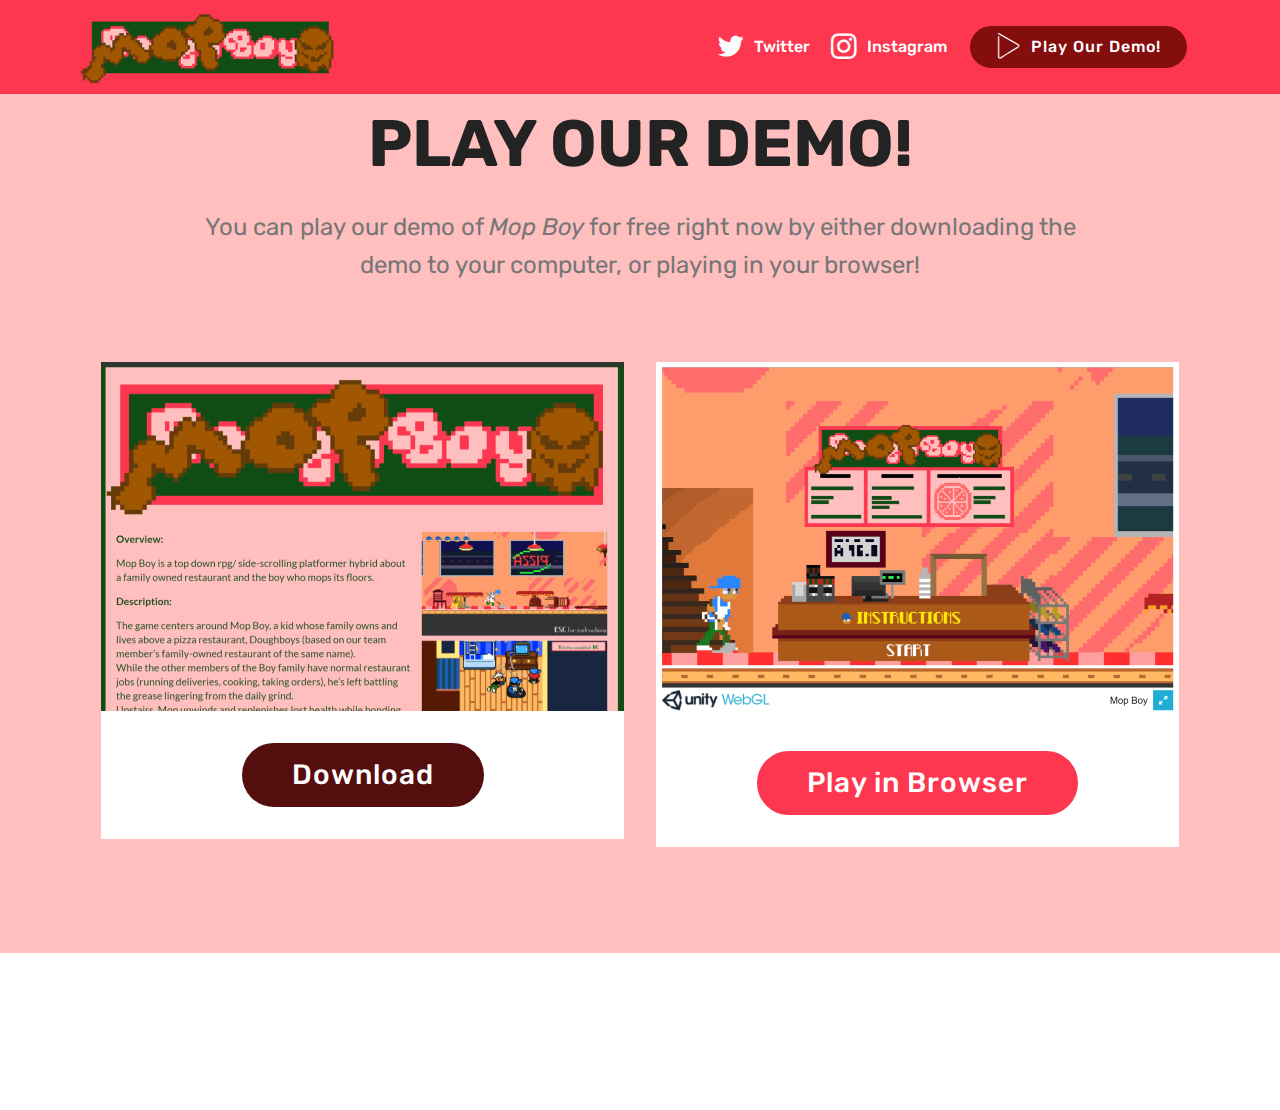
<file: page3.html>
<!DOCTYPE html>
<html >
<head>
  <!-- Site made with Mobirise Website Builder v4.9.5, https://mobirise.com -->
  <meta charset="UTF-8">
  <meta http-equiv="X-UA-Compatible" content="IE=edge">
  <meta name="generator" content="Mobirise v4.9.5, mobirise.com">
  <meta name="viewport" content="width=device-width, initial-scale=1, minimum-scale=1">
  <link rel="shortcut icon" href="assets/images/banner-600x180.png" type="image/x-icon">
  <meta name="description" content="">
  <title>Demo</title>
  <link rel="stylesheet" href="assets/web/assets/mobirise-icons/mobirise-icons.css">
  <link rel="stylesheet" href="assets/tether/tether.min.css">
  <link rel="stylesheet" href="assets/bootstrap/css/bootstrap.min.css">
  <link rel="stylesheet" href="assets/bootstrap/css/bootstrap-grid.min.css">
  <link rel="stylesheet" href="assets/bootstrap/css/bootstrap-reboot.min.css">
  <link rel="stylesheet" href="assets/dropdown/css/style.css">
  <link rel="stylesheet" href="assets/socicon/css/styles.css">
  <link rel="stylesheet" href="assets/theme/css/style.css">
  <link rel="stylesheet" href="assets/mobirise/css/mbr-additional.css" type="text/css">
  
  
  
</head>
<body>
  <section class="menu cid-qTkzRZLJNu" once="menu" id="menu1-0">

    

    <nav class="navbar navbar-expand beta-menu navbar-dropdown align-items-center navbar-fixed-top navbar-toggleable-sm">
        <button class="navbar-toggler navbar-toggler-right" type="button" data-toggle="collapse" data-target="#navbarSupportedContent" aria-controls="navbarSupportedContent" aria-expanded="false" aria-label="Toggle navigation">
            <div class="hamburger">
                <span></span>
                <span></span>
                <span></span>
                <span></span>
            </div>
        </button>
        <div class="menu-logo">
            <div class="navbar-brand">
                <span class="navbar-logo">
                    <a href="https://mopboygame.com/">
                         <img src="assets/images/banner-600x180.png" alt="Mobirise" title="" style="height: 4.9rem;">
                    </a>
                </span>
                
            </div>
        </div>
        <div class="collapse navbar-collapse" id="navbarSupportedContent">
            <ul class="navbar-nav nav-dropdown" data-app-modern-menu="true"><li class="nav-item">
                    <a class="nav-link link text-white display-4" href="https://twitter.com/mopboygame" target="_blank"><span class="socicon socicon-twitter mbr-iconfont mbr-iconfont-btn"></span>Twitter</a>
                </li><li class="nav-item"><a class="nav-link link text-white display-4" href="https://www.instagram.com/mopboygame" target="_blank"><span class="socicon socicon-instagram mbr-iconfont mbr-iconfont-btn"></span>
                        Instagram</a></li></ul>
            <div class="navbar-buttons mbr-section-btn"><a class="btn btn-sm btn-secondary display-4" href="page3.html" target="_blank"><span class="mbri-play mbr-iconfont mbr-iconfont-btn"></span>
                    
                    Play Our Demo!</a></div>
        </div>
    </nav>
</section>

<section class="engine"><a href="https://mobirise.info/o">portfolio website templates</a></section><section class="mbr-section article content1 cid-rkxDNDvAVA" id="content1-j">
    
     

    <div class="container">
        <div class="media-container-row">
            <div class="mbr-text col-12 mbr-fonts-style display-7 col-md-8"></div>
        </div>
    </div>
</section>

<section class="header1 cid-rkxEdkfzae" id="header16-k">

    

    

    <div class="container">
        <div class="row justify-content-md-center">
            <div class="col-md-10 align-center">
                <h1 class="mbr-section-title mbr-bold pb-3 mbr-fonts-style display-1">
                    PLAY OUR DEMO!</h1>
                
                <p class="mbr-text pb-3 mbr-fonts-style display-5">You can play our demo of <em>Mop Boy </em>for free right now by either downloading the demo to your computer, or playing in your browser!<br></p>
                
            </div>
        </div>
    </div>

</section>

<section class="features3 cid-rkLakqj42T" id="features3-14">

    

    
    <div class="container">
        <div class="media-container-row">
            <div class="card p-3 col-12 col-md-6">
                <div class="card-wrapper">
                    <div class="card-img">
                        <a href="https://mopboystudios.itch.io/mop-boy-demo"><img src="assets/images/download-3-1046x989.png" alt="Mobirise" title=""></a>
                    </div>
                    <div class="card-box">
                        
                        
                    </div>
                    <div class="mbr-section-btn text-center"><a href="https://mopboystudios.itch.io/mop-boy-demo" class="btn btn-primary display-2">
                            Download</a></div>
                </div>
            </div>

            <div class="card p-3 col-12 col-md-6">
                <div class="card-wrapper">
                    <div class="card-img">
                        <a href="https://mopboygame.com/mopboychapter1/"><img src="assets/images/browser-1046x713.png" alt="Mobirise" title=""></a>
                    </div>
                    <div class="card-box">
                        
                        
                    </div>
                    <div class="mbr-section-btn text-center"><a href="https://mopboygame.com/mopboychapter1/" class="btn btn-danger display-2">Play in Browser</a></div>
                </div>
            </div>

            

            
        </div>
    </div>
</section>

<section once="" class="cid-rkxIx0SSKM mbr-reveal" id="footer7-q">

    

    

    <div class="container">
        <div class="media-container-row align-center mbr-white">
            <div class="row row-links">
                <ul class="foot-menu">
                    
                    
                    
                    
                    
                <li class="foot-menu-item mbr-fonts-style display-7"></li><li class="foot-menu-item mbr-fonts-style display-7"></li><li class="foot-menu-item mbr-fonts-style display-7"></li><li class="foot-menu-item mbr-fonts-style display-7"></li><li class="foot-menu-item mbr-fonts-style display-7"></li></ul>
            </div>
            <div class="row social-row">
                <div class="social-list align-right pb-2">
                    
                    
                    
                    
                    
                    
                <div class="soc-item">
                        
                            <a href="https://twitter.com/mopboygame" target="_blank"><span class="mbr-iconfont mbr-iconfont-social socicon-twitter socicon"></span></a>
                        
                    </div><div class="soc-item">
                        <a href="https://www.instagram.com/mopboygame" target="_blank">
                            <span class="mbr-iconfont mbr-iconfont-social socicon-instagram socicon"></span>
                        </a>
                    </div></div>
            </div>
            <div class="row row-copirayt">
                <p class="mbr-text mb-0 mbr-fonts-style mbr-white align-center display-7"></p>
            </div>
        </div>
    </div>
</section>


  <script src="assets/web/assets/jquery/jquery.min.js"></script>
  <script src="assets/popper/popper.min.js"></script>
  <script src="assets/tether/tether.min.js"></script>
  <script src="assets/bootstrap/js/bootstrap.min.js"></script>
  <script src="assets/smoothscroll/smooth-scroll.js"></script>
  <script src="assets/dropdown/js/script.min.js"></script>
  <script src="assets/touchswipe/jquery.touch-swipe.min.js"></script>
  <script src="assets/theme/js/script.js"></script>
  
  
</body>
</html>
</file>
<file: assets/web/assets/mobirise-icons-bold/mobirise-icons-bold.css>
@font-face {
  font-family: 'mobirise-icons-bold';
  src:  url('mobirise-icons-bold.eot?m1l4yr');
  src:  url('mobirise-icons-bold.eot?m1l4yr#iefix') format('embedded-opentype'),
    url('mobirise-icons-bold.ttf?m1l4yr') format('truetype'),
    url('mobirise-icons-bold.woff?m1l4yr') format('woff'),
    url('mobirise-icons-bold.svg?m1l4yr#mobirise-icons-bold') format('svg');
  font-weight: normal;
  font-style: normal;
}

[class^="mbrib-"], [class*="mbrib-"] {
  /* use !important to prevent issues with browser extensions that change fonts */
  font-family: 'mobirise-icons-bold' !important;
  speak: none;
  font-style: normal;
  font-weight: normal;
  font-variant: normal;
  text-transform: none;
  line-height: 1;

  /* Better Font Rendering =========== */
  -webkit-font-smoothing: antialiased;
  -moz-osx-font-smoothing: grayscale;
}

.mbrib-add-submenu:before {
  content: "\e900";
}
.mbrib-alert:before {
  content: "\e901";
}
.mbrib-align-center:before {
  content: "\e902";
}
.mbrib-align-justify:before {
  content: "\e903";
}
.mbrib-align-left:before {
  content: "\e904";
}
.mbrib-align-right:before {
  content: "\e905";
}
.mbrib-android:before {
  content: "\e906";
}
.mbrib-apple:before {
  content: "\e907";
}
.mbrib-arrow-down:before {
  content: "\e908";
}
.mbrib-arrow-next:before {
  content: "\e909";
}
.mbrib-arrow-prev:before {
  content: "\e90a";
}
.mbrib-arrow-up:before {
  content: "\e90b";
}
.mbrib-bold:before {
  content: "\e90c";
}
.mbrib-bookmark:before {
  content: "\e90d";
}
.mbrib-bootstrap:before {
  content: "\e90e";
}
.mbrib-briefcase:before {
  content: "\e90f";
}
.mbrib-browse:before {
  content: "\e910";
}
.mbrib-bulleted-list:before {
  content: "\e911";
}
.mbrib-calendar:before {
  content: "\e912";
}
.mbrib-camera:before {
  content: "\e913";
}
.mbrib-cart-add:before {
  content: "\e914";
}
.mbrib-cart-full:before {
  content: "\e915";
}
.mbrib-cash:before {
  content: "\e916";
}
.mbrib-change-style:before {
  content: "\e917";
}
.mbrib-chat:before {
  content: "\e918";
}
.mbrib-clock:before {
  content: "\e919";
}
.mbrib-close:before {
  content: "\e91a";
}
.mbrib-cloud:before {
  content: "\e91b";
}
.mbrib-code:before {
  content: "\e91c";
}
.mbrib-contact-form:before {
  content: "\e91d";
}
.mbrib-credit-card:before {
  content: "\e91e";
}
.mbrib-cursor-click:before {
  content: "\e91f";
}
.mbrib-cust-feedback:before {
  content: "\e920";
}
.mbrib-database:before {
  content: "\e921";
}
.mbrib-delivery:before {
  content: "\e922";
}
.mbrib-desktop:before {
  content: "\e923";
}
.mbrib-devices:before {
  content: "\e924";
}
.mbrib-down:before {
  content: "\e925";
}
.mbrib-download:before {
  content: "\e926";
}
.mbrib-drag-n-drop:before {
  content: "\e927";
}
.mbrib-drag-n-drop2:before {
  content: "\e928";
}
.mbrib-edit:before {
  content: "\e929";
}
.mbrib-edit2:before {
  content: "\e92a";
}
.mbrib-error:before {
  content: "\e92b";
}
.mbrib-extension:before {
  content: "\e92c";
}
.mbrib-features:before {
  content: "\e92d";
}
.mbrib-file:before {
  content: "\e92e";
}
.mbrib-flag:before {
  content: "\e92f";
}
.mbrib-folder:before {
  content: "\e930";
}
.mbrib-gift:before {
  content: "\e931";
}
.mbrib-github:before {
  content: "\e932";
}
.mbrib-globe-2:before {
  content: "\e933";
}
.mbrib-globe:before {
  content: "\e934";
}
.mbrib-growing-chart:before {
  content: "\e935";
}
.mbrib-hearth:before {
  content: "\e936";
}
.mbrib-help:before {
  content: "\e937";
}
.mbrib-home:before {
  content: "\e938";
}
.mbrib-hot-cup:before {
  content: "\e939";
}
.mbrib-idea:before {
  content: "\e93a";
}
.mbrib-image-gallery:before {
  content: "\e93b";
}
.mbrib-image-slider:before {
  content: "\e93c";
}
.mbrib-info:before {
  content: "\e93d";
}
.mbrib-italic:before {
  content: "\e93e";
}
.mbrib-key:before {
  content: "\e93f";
}
.mbrib-laptop:before {
  content: "\e940";
}
.mbrib-layers:before {
  content: "\e941";
}
.mbrib-left-right:before {
  content: "\e942";
}
.mbrib-left:before {
  content: "\e943";
}
.mbrib-letter:before {
  content: "\e944";
}
.mbrib-like:before {
  content: "\e945";
}
.mbrib-link:before {
  content: "\e946";
}
.mbrib-lock:before {
  content: "\e947";
}
.mbrib-login:before {
  content: "\e948";
}
.mbrib-logout:before {
  content: "\e949";
}
.mbrib-magic-stick:before {
  content: "\e94a";
}
.mbrib-map-pin:before {
  content: "\e94b";
}
.mbrib-menu:before {
  content: "\e94c";
}
.mbrib-mobile:before {
  content: "\e94d";
}
.mbrib-mobile2:before {
  content: "\e94e";
}
.mbrib-mobirise:before {
  content: "\e94f";
}
.mbrib-more-horizontal:before {
  content: "\e950";
}
.mbrib-more-vertical:before {
  content: "\e951";
}
.mbrib-music:before {
  content: "\e952";
}
.mbrib-new-file:before {
  content: "\e953";
}
.mbrib-numbered-list:before {
  content: "\e954";
}
.mbrib-opened-folder:before {
  content: "\e955";
}
.mbrib-pages:before {
  content: "\e956";
}
.mbrib-paper-plane:before {
  content: "\e957";
}
.mbrib-paperclip:before {
  content: "\e958";
}
.mbrib-photo:before {
  content: "\e959";
}
.mbrib-photos:before {
  content: "\e95a";
}
.mbrib-pin:before {
  content: "\e95b";
}
.mbrib-play:before {
  content: "\e95c";
}
.mbrib-plus:before {
  content: "\e95d";
}
.mbrib-preview:before {
  content: "\e95e";
}
.mbrib-print:before {
  content: "\e95f";
}
.mbrib-protect:before {
  content: "\e960";
}
.mbrib-question:before {
  content: "\e961";
}
.mbrib-quote-left:before {
  content: "\e962";
}
.mbrib-quote-right:before {
  content: "\e963";
}
.mbrib-redo:before {
  content: "\e964";
}
.mbrib-refresh:before {
  content: "\e965";
}
.mbrib-responsive:before {
  content: "\e966";
}
.mbrib-right:before {
  content: "\e967";
}
.mbrib-rocket:before {
  content: "\e968";
}
.mbrib-sad-face:before {
  content: "\e969";
}
.mbrib-sale:before {
  content: "\e96a";
}
.mbrib-save:before {
  content: "\e96b";
}
.mbrib-search:before {
  content: "\e96c";
}
.mbrib-setting:before {
  content: "\e96d";
}
.mbrib-setting2:before {
  content: "\e96e";
}
.mbrib-setting3:before {
  content: "\e96f";
}
.mbrib-share:before {
  content: "\e970";
}
.mbrib-shopping-bag:before {
  content: "\e971";
}
.mbrib-shopping-basket:before {
  content: "\e972";
}
.mbrib-shopping-cart:before {
  content: "\e973";
}
.mbrib-sites:before {
  content: "\e974";
}
.mbrib-smile-face:before {
  content: "\e975";
}
.mbrib-speed:before {
  content: "\e976";
}
.mbrib-star:before {
  content: "\e977";
}
.mbrib-success:before {
  content: "\e978";
}
.mbrib-sun:before {
  content: "\e979";
}
.mbrib-sun2:before {
  content: "\e97a";
}
.mbrib-tablet-vertical:before {
  content: "\e97b";
}
.mbrib-tablet:before {
  content: "\e97c";
}
.mbrib-target:before {
  content: "\e97d";
}
.mbrib-timer:before {
  content: "\e97e";
}
.mbrib-to-ftp:before {
  content: "\e97f";
}
.mbrib-to-local-drive:before {
  content: "\e980";
}
.mbrib-touch-swipe:before {
  content: "\e981";
}
.mbrib-touch:before {
  content: "\e982";
}
.mbrib-trash:before {
  content: "\e983";
}
.mbrib-underline:before {
  content: "\e984";
}
.mbrib-undo:before {
  content: "\e985";
}
.mbrib-unlink:before {
  content: "\e986";
}
.mbrib-unlock:before {
  content: "\e987";
}
.mbrib-up-down:before {
  content: "\e988";
}
.mbrib-up:before {
  content: "\e989";
}
.mbrib-update:before {
  content: "\e98a";
}
.mbrib-upload:before {
  content: "\e98b";
}
.mbrib-user:before {
  content: "\e98c";
}
.mbrib-user2:before {
  content: "\e98d";
}
.mbrib-users:before {
  content: "\e98e";
}
.mbrib-video-play:before {
  content: "\e98f";
}
.mbrib-video:before {
  content: "\e990";
}
.mbrib-watch:before {
  content: "\e991";
}
.mbrib-website-theme:before {
  content: "\e992";
}
.mbrib-wifi:before {
  content: "\e993";
}
.mbrib-windows:before {
  content: "\e994";
}
.mbrib-zoom-out:before {
  content: "\e995";
}
</file>
<file: assets/web/assets/mobirise-icons/mobirise-icons.css>
@font-face {
  font-family: 'MobiriseIcons';
  src:  url('mobirise-icons.eot?spat4u');
  src:  url('mobirise-icons.eot?spat4u#iefix') format('embedded-opentype'),
    url('mobirise-icons.ttf?spat4u') format('truetype'),
    url('mobirise-icons.woff?spat4u') format('woff'),
    url('mobirise-icons.svg?spat4u#MobiriseIcons') format('svg');
  font-weight: normal;
  font-style: normal;
}

[class^="mbri-"], [class*=" mbri-"] {
  /* use !important to prevent issues with browser extensions that change fonts */
  font-family: MobiriseIcons !important;
  speak: none;
  font-style: normal;
  font-weight: normal;
  font-variant: normal;
  text-transform: none;
  line-height: 1;

  /* Better Font Rendering =========== */
  -webkit-font-smoothing: antialiased;
  -moz-osx-font-smoothing: grayscale;
}

.mbri-add-submenu:before {
  content: "\e900";
}
.mbri-alert:before {
  content: "\e901";
}
.mbri-align-center:before {
  content: "\e902";
}
.mbri-align-justify:before {
  content: "\e903";
}
.mbri-align-left:before {
  content: "\e904";
}
.mbri-align-right:before {
  content: "\e905";
}
.mbri-android:before {
  content: "\e906";
}
.mbri-apple:before {
  content: "\e907";
}
.mbri-arrow-down:before {
  content: "\e908";
}
.mbri-arrow-next:before {
  content: "\e909";
}
.mbri-arrow-prev:before {
  content: "\e90a";
}
.mbri-arrow-up:before {
  content: "\e90b";
}
.mbri-bold:before {
  content: "\e90c";
}
.mbri-bookmark:before {
  content: "\e90d";
}
.mbri-bootstrap:before {
  content: "\e90e";
}
.mbri-briefcase:before {
  content: "\e90f";
}
.mbri-browse:before {
  content: "\e910";
}
.mbri-bulleted-list:before {
  content: "\e911";
}
.mbri-calendar:before {
  content: "\e912";
}
.mbri-camera:before {
  content: "\e913";
}
.mbri-cart-add:before {
  content: "\e914";
}
.mbri-cart-full:before {
  content: "\e915";
}
.mbri-cash:before {
  content: "\e916";
}
.mbri-change-style:before {
  content: "\e917";
}
.mbri-chat:before {
  content: "\e918";
}
.mbri-clock:before {
  content: "\e919";
}
.mbri-close:before {
  content: "\e91a";
}
.mbri-cloud:before {
  content: "\e91b";
}
.mbri-code:before {
  content: "\e91c";
}
.mbri-contact-form:before {
  content: "\e91d";
}
.mbri-credit-card:before {
  content: "\e91e";
}
.mbri-cursor-click:before {
  content: "\e91f";
}
.mbri-cust-feedback:before {
  content: "\e920";
}
.mbri-database:before {
  content: "\e921";
}
.mbri-delivery:before {
  content: "\e922";
}
.mbri-desktop:before {
  content: "\e923";
}
.mbri-devices:before {
  content: "\e924";
}
.mbri-down:before {
  content: "\e925";
}
.mbri-download:before {
  content: "\e989";
}
.mbri-drag-n-drop:before {
  content: "\e927";
}
.mbri-drag-n-drop2:before {
  content: "\e928";
}
.mbri-edit:before {
  content: "\e929";
}
.mbri-edit2:before {
  content: "\e92a";
}
.mbri-error:before {
  content: "\e92b";
}
.mbri-extension:before {
  content: "\e92c";
}
.mbri-features:before {
  content: "\e92d";
}
.mbri-file:before {
  content: "\e92e";
}
.mbri-flag:before {
  content: "\e92f";
}
.mbri-folder:before {
  content: "\e930";
}
.mbri-gift:before {
  content: "\e931";
}
.mbri-github:before {
  content: "\e932";
}
.mbri-globe:before {
  content: "\e933";
}
.mbri-globe-2:before {
  content: "\e934";
}
.mbri-growing-chart:before {
  content: "\e935";
}
.mbri-hearth:before {
  content: "\e936";
}
.mbri-help:before {
  content: "\e937";
}
.mbri-home:before {
  content: "\e938";
}
.mbri-hot-cup:before {
  content: "\e939";
}
.mbri-idea:before {
  content: "\e93a";
}
.mbri-image-gallery:before {
  content: "\e93b";
}
.mbri-image-slider:before {
  content: "\e93c";
}
.mbri-info:before {
  content: "\e93d";
}
.mbri-italic:before {
  content: "\e93e";
}
.mbri-key:before {
  content: "\e93f";
}
.mbri-laptop:before {
  content: "\e940";
}
.mbri-layers:before {
  content: "\e941";
}
.mbri-left-right:before {
  content: "\e942";
}
.mbri-left:before {
  content: "\e943";
}
.mbri-letter:before {
  content: "\e944";
}
.mbri-like:before {
  content: "\e945";
}
.mbri-link:before {
  content: "\e946";
}
.mbri-lock:before {
  content: "\e947";
}
.mbri-login:before {
  content: "\e948";
}
.mbri-logout:before {
  content: "\e949";
}
.mbri-magic-stick:before {
  content: "\e94a";
}
.mbri-map-pin:before {
  content: "\e94b";
}
.mbri-menu:before {
  content: "\e94c";
}
.mbri-mobile:before {
  content: "\e94d";
}
.mbri-mobile2:before {
  content: "\e94e";
}
.mbri-mobirise:before {
  content: "\e94f";
}
.mbri-more-horizontal:before {
  content: "\e950";
}
.mbri-more-vertical:before {
  content: "\e951";
}
.mbri-music:before {
  content: "\e952";
}
.mbri-new-file:before {
  content: "\e953";
}
.mbri-numbered-list:before {
  content: "\e954";
}
.mbri-opened-folder:before {
  content: "\e955";
}
.mbri-pages:before {
  content: "\e956";
}
.mbri-paper-plane:before {
  content: "\e957";
}
.mbri-paperclip:before {
  content: "\e958";
}
.mbri-photo:before {
  content: "\e959";
}
.mbri-photos:before {
  content: "\e95a";
}
.mbri-pin:before {
  content: "\e95b";
}
.mbri-play:before {
  content: "\e95c";
}
.mbri-plus:before {
  content: "\e95d";
}
.mbri-preview:before {
  content: "\e95e";
}
.mbri-print:before {
  content: "\e95f";
}
.mbri-protect:before {
  content: "\e960";
}
.mbri-question:before {
  content: "\e961";
}
.mbri-quote-left:before {
  content: "\e962";
}
.mbri-quote-right:before {
  content: "\e963";
}
.mbri-refresh:before {
  content: "\e964";
}
.mbri-responsive:before {
  content: "\e965";
}
.mbri-right:before {
  content: "\e966";
}
.mbri-rocket:before {
  content: "\e967";
}
.mbri-sad-face:before {
  content: "\e968";
}
.mbri-sale:before {
  content: "\e969";
}
.mbri-save:before {
  content: "\e96a";
}
.mbri-search:before {
  content: "\e96b";
}
.mbri-setting:before {
  content: "\e96c";
}
.mbri-setting2:before {
  content: "\e96d";
}
.mbri-setting3:before {
  content: "\e96e";
}
.mbri-share:before {
  content: "\e96f";
}
.mbri-shopping-bag:before {
  content: "\e970";
}
.mbri-shopping-basket:before {
  content: "\e971";
}
.mbri-shopping-cart:before {
  content: "\e972";
}
.mbri-sites:before {
  content: "\e973";
}
.mbri-smile-face:before {
  content: "\e974";
}
.mbri-speed:before {
  content: "\e975";
}
.mbri-star:before {
  content: "\e976";
}
.mbri-success:before {
  content: "\e977";
}
.mbri-sun:before {
  content: "\e978";
}
.mbri-sun2:before {
  content: "\e979";
}
.mbri-tablet:before {
  content: "\e97a";
}
.mbri-tablet-vertical:before {
  content: "\e97b";
}
.mbri-target:before {
  content: "\e97c";
}
.mbri-timer:before {
  content: "\e97d";
}
.mbri-to-ftp:before {
  content: "\e97e";
}
.mbri-to-local-drive:before {
  content: "\e97f";
}
.mbri-touch-swipe:before {
  content: "\e980";
}
.mbri-touch:before {
  content: "\e981";
}
.mbri-trash:before {
  content: "\e982";
}
.mbri-underline:before {
  content: "\e983";
}
.mbri-unlink:before {
  content: "\e984";
}
.mbri-unlock:before {
  content: "\e985";
}
.mbri-up-down:before {
  content: "\e986";
}
.mbri-up:before {
  content: "\e987";
}
.mbri-update:before {
  content: "\e988";
}
.mbri-upload:before {
 content: "\e926"; 
}
.mbri-user:before {
  content: "\e98a";
}
.mbri-user2:before {
  content: "\e98b";
}
.mbri-users:before {
  content: "\e98c";
}
.mbri-video:before {
  content: "\e98d";
}
.mbri-video-play:before {
  content: "\e98e";
}
.mbri-watch:before {
  content: "\e98f";
}
.mbri-website-theme:before {
  content: "\e990";
}
.mbri-wifi:before {
  content: "\e991";
}
.mbri-windows:before {
  content: "\e992";
}
.mbri-zoom-out:before {
  content: "\e993";
}
.mbri-redo:before {
  content: "\e994";
}
.mbri-undo:before {
  content: "\e995";
}
</file>
<file: assets/dropdown/css/style.css>
.navbar-dropdown {
  left: 0;
  padding: 0;
  position: absolute;
  right: 0;
  top: 0;
  transition: all 0.45s ease;
  z-index: 1030;
  background: #282828; }
  .navbar-dropdown .navbar-logo {
    margin-right: 0.8rem;
    transition: margin 0.3s ease-in-out;
    vertical-align: middle; }
    .navbar-dropdown .navbar-logo img {
      height: 3.125rem;
      transition: all 0.3s ease-in-out; }
    .navbar-dropdown .navbar-logo.mbr-iconfont {
      font-size: 3.125rem;
      line-height: 3.125rem; }
  .navbar-dropdown .navbar-caption {
    font-weight: 700;
    white-space: normal;
    vertical-align: -4px;
    line-height: 3.125rem !important; }
    .navbar-dropdown .navbar-caption, .navbar-dropdown .navbar-caption:hover {
      color: inherit;
      text-decoration: none; }
  .navbar-dropdown .mbr-iconfont + .navbar-caption {
    vertical-align: -1px; }
  .navbar-dropdown.navbar-fixed-top {
    position: fixed; }
  .navbar-dropdown .navbar-brand span {
    vertical-align: -4px; }
  .navbar-dropdown.bg-color.transparent {
    background: none; }
  .navbar-dropdown.navbar-short .navbar-brand {
    padding: 0.625rem 0; }
    .navbar-dropdown.navbar-short .navbar-brand span {
      vertical-align: -1px; }
  .navbar-dropdown.navbar-short .navbar-caption {
    line-height: 2.375rem !important;
    vertical-align: -2px; }
  .navbar-dropdown.navbar-short .navbar-logo {
    margin-right: 0.5rem; }
    .navbar-dropdown.navbar-short .navbar-logo img {
      height: 2.375rem; }
    .navbar-dropdown.navbar-short .navbar-logo.mbr-iconfont {
      font-size: 2.375rem;
      line-height: 2.375rem; }
  .navbar-dropdown.navbar-short .mbr-table-cell {
    height: 3.625rem; }
  .navbar-dropdown .navbar-close {
    left: 0.6875rem;
    position: fixed;
    top: 0.75rem;
    z-index: 1000; }
  .navbar-dropdown .hamburger-icon {
    content: "";
    display: inline-block;
    vertical-align: middle;
    width: 16px;
    -webkit-box-shadow: 0 -6px 0 1px #282828,0 0 0 1px #282828,0 6px 0 1px #282828;
    -moz-box-shadow: 0 -6px 0 1px #282828,0 0 0 1px #282828,0 6px 0 1px #282828;
    box-shadow: 0 -6px 0 1px #282828,0 0 0 1px #282828,0 6px 0 1px #282828; }

.dropdown-menu .dropdown-toggle[data-toggle="dropdown-submenu"]::after {
  border-bottom: 0.35em solid transparent;
  border-left: 0.35em solid;
  border-right: 0;
  border-top: 0.35em solid transparent;
  margin-left: 0.3rem; }

.dropdown-menu .dropdown-item:focus {
  outline: 0; }

.nav-dropdown {
  font-size: 0.75rem;
  font-weight: 500;
  height: auto !important; }
  .nav-dropdown .nav-btn {
    padding-left: 1rem; }
  .nav-dropdown .link {
    margin: .667em 1.667em;
    font-weight: 500;
    padding: 0;
    transition: color .2s ease-in-out; }
    .nav-dropdown .link.dropdown-toggle {
      margin-right: 2.583em; }
      .nav-dropdown .link.dropdown-toggle::after {
        margin-left: .25rem;
        border-top: 0.35em solid;
        border-right: 0.35em solid transparent;
        border-left: 0.35em solid transparent;
        border-bottom: 0; }
      .nav-dropdown .link.dropdown-toggle[aria-expanded="true"] {
        margin: 0;
        padding: 0.667em 3.263em  0.667em 1.667em; }
  .nav-dropdown .link::after,
  .nav-dropdown .dropdown-item::after {
    color: inherit; }
  .nav-dropdown .btn {
    font-size: 0.75rem;
    font-weight: 700;
    letter-spacing: 0;
    margin-bottom: 0;
    padding-left: 1.25rem;
    padding-right: 1.25rem; }
  .nav-dropdown .dropdown-menu {
    border-radius: 0;
    border: 0;
    left: 0;
    margin: 0;
    padding-bottom: 1.25rem;
    padding-top: 1.25rem;
    position: relative; }
  .nav-dropdown .dropdown-submenu {
    margin-left: 0.125rem;
    top: 0; }
  .nav-dropdown .dropdown-item {
    font-weight: 500;
    line-height: 2;
    padding: 0.3846em 4.615em 0.3846em 1.5385em;
    position: relative;
    transition: color .2s ease-in-out, background-color .2s ease-in-out; }
    .nav-dropdown .dropdown-item::after {
      margin-top: -0.3077em;
      position: absolute;
      right: 1.1538em;
      top: 50%; }
    .nav-dropdown .dropdown-item:focus, .nav-dropdown .dropdown-item:hover {
      background: none; }

@media (max-width: 767px) {
  .nav-dropdown.navbar-toggleable-sm {
    bottom: 0;
    display: none;
    left: 0;
    overflow-x: hidden;
    position: fixed;
    top: 0;
    transform: translateX(-100%);
    -ms-transform: translateX(-100%);
    -webkit-transform: translateX(-100%);
    width: 18.75rem;
    z-index: 999; } }
.nav-dropdown.navbar-toggleable-xl {
  bottom: 0;
  display: none;
  left: 0;
  overflow-x: hidden;
  position: fixed;
  top: 0;
  transform: translateX(-100%);
  -ms-transform: translateX(-100%);
  -webkit-transform: translateX(-100%);
  width: 18.75rem;
  z-index: 999; }

.nav-dropdown-sm {
  display: block !important;
  overflow-x: hidden;
  overflow: auto;
  padding-top: 3.875rem; }
  .nav-dropdown-sm::after {
    content: "";
    display: block;
    height: 3rem;
    width: 100%; }
  .nav-dropdown-sm.collapse.in ~ .navbar-close {
    display: block !important; }
  .nav-dropdown-sm.collapsing, .nav-dropdown-sm.collapse.in {
    transform: translateX(0);
    -ms-transform: translateX(0);
    -webkit-transform: translateX(0);
    transition: all 0.25s ease-out;
    -webkit-transition: all 0.25s ease-out;
    background: #282828; }
  .nav-dropdown-sm.collapsing[aria-expanded="false"] {
    transform: translateX(-100%);
    -ms-transform: translateX(-100%);
    -webkit-transform: translateX(-100%); }
  .nav-dropdown-sm .nav-item {
    display: block;
    margin-left: 0 !important;
    padding-left: 0; }
  .nav-dropdown-sm .link,
  .nav-dropdown-sm .dropdown-item {
    border-top: 1px dotted rgba(255, 255, 255, 0.1);
    font-size: 0.8125rem;
    line-height: 1.6;
    margin: 0 !important;
    padding: 0.875rem 2.4rem 0.875rem 1.5625rem !important;
    position: relative;
    white-space: normal; }
    .nav-dropdown-sm .link:focus, .nav-dropdown-sm .link:hover,
    .nav-dropdown-sm .dropdown-item:focus,
    .nav-dropdown-sm .dropdown-item:hover {
      background: rgba(0, 0, 0, 0.2) !important;
      color: #c0a375; }
  .nav-dropdown-sm .nav-btn {
    position: relative;
    padding: 1.5625rem 1.5625rem 0 1.5625rem; }
    .nav-dropdown-sm .nav-btn::before {
      border-top: 1px dotted rgba(255, 255, 255, 0.1);
      content: "";
      left: 0;
      position: absolute;
      top: 0;
      width: 100%; }
    .nav-dropdown-sm .nav-btn + .nav-btn {
      padding-top: 0.625rem; }
      .nav-dropdown-sm .nav-btn + .nav-btn::before {
        display: none; }
  .nav-dropdown-sm .btn {
    padding: 0.625rem 0; }
  .nav-dropdown-sm .dropdown-toggle[data-toggle="dropdown-submenu"]::after {
    margin-left: .25rem;
    border-top: 0.35em solid;
    border-right: 0.35em solid transparent;
    border-left: 0.35em solid transparent;
    border-bottom: 0; }
  .nav-dropdown-sm .dropdown-toggle[data-toggle="dropdown-submenu"][aria-expanded="true"]::after {
    border-top: 0;
    border-right: 0.35em solid transparent;
    border-left: 0.35em solid transparent;
    border-bottom: 0.35em solid; }
  .nav-dropdown-sm .dropdown-menu {
    margin: 0;
    padding: 0;
    position: relative;
    top: 0;
    left: 0;
    width: 100%;
    border: 0;
    float: none;
    border-radius: 0;
    background: none; }
  .nav-dropdown-sm .dropdown-submenu {
    left: 100%;
    margin-left: 0.125rem;
    margin-top: -1.25rem;
    top: 0; }

.navbar-toggleable-sm .nav-dropdown .dropdown-menu {
  position: absolute; }

.navbar-toggleable-sm .nav-dropdown .dropdown-submenu {
  left: 100%;
  margin-left: 0.125rem;
  margin-top: -1.25rem;
  top: 0; }

.navbar-toggleable-sm.opened .nav-dropdown .dropdown-menu {
  position: relative; }

.navbar-toggleable-sm.opened .nav-dropdown .dropdown-submenu {
  left: 0;
  margin-left: 00rem;
  margin-top: 0rem;
  top: 0; }

.is-builder .nav-dropdown.collapsing {
  transition: none !important; }

/*# sourceMappingURL=style.css.map */
</file>
<file: assets/socicon/css/styles.css>
@charset "UTF-8";

@font-face {
  font-family: "socicon";
  src:url("../fonts/socicon.eot");
  src:url("../fonts/socicon.eot?#iefix") format("embedded-opentype"),
    url("../fonts/socicon.woff") format("woff"),
    url("../fonts/socicon.ttf") format("truetype"),
    url("../fonts/socicon.svg#socicon") format("svg");
  font-weight: normal;
  font-style: normal;
  font-display:swap;
}

[data-icon]:before {
  font-family: "socicon" !important;
  content: attr(data-icon);
  font-style: normal !important;
  font-weight: normal !important;
  font-variant: normal !important;
  text-transform: none !important;
  speak: none;
  line-height: 1;
  -webkit-font-smoothing: antialiased;
  -moz-osx-font-smoothing: grayscale;
}

[class^="socicon-"]:before,
[class*=" socicon-"]:before {
  font-family: "socicon" !important;
  font-style: normal !important;
  font-weight: normal !important;
  font-variant: normal !important;
  text-transform: none !important;
  speak: none;
  line-height: 1;
  -webkit-font-smoothing: antialiased;
  -moz-osx-font-smoothing: grayscale;
}

.socicon-modelmayhem:before {
  content: "\e000";
}
.socicon-mixcloud:before {
  content: "\e001";
}
.socicon-drupal:before {
  content: "\e002";
}
.socicon-swarm:before {
  content: "\e003";
}
.socicon-istock:before {
  content: "\e004";
}
.socicon-yammer:before {
  content: "\e005";
}
.socicon-ello:before {
  content: "\e006";
}
.socicon-stackoverflow:before {
  content: "\e007";
}
.socicon-persona:before {
  content: "\e008";
}
.socicon-triplej:before {
  content: "\e009";
}
.socicon-houzz:before {
  content: "\e00a";
}
.socicon-rss:before {
  content: "\e00b";
}
.socicon-paypal:before {
  content: "\e00c";
}
.socicon-odnoklassniki:before {
  content: "\e00d";
}
.socicon-airbnb:before {
  content: "\e00e";
}
.socicon-periscope:before {
  content: "\e00f";
}
.socicon-outlook:before {
  content: "\e010";
}
.socicon-coderwall:before {
  content: "\e011";
}
.socicon-tripadvisor:before {
  content: "\e012";
}
.socicon-appnet:before {
  content: "\e013";
}
.socicon-goodreads:before {
  content: "\e014";
}
.socicon-tripit:before {
  content: "\e015";
}
.socicon-lanyrd:before {
  content: "\e016";
}
.socicon-slideshare:before {
  content: "\e017";
}
.socicon-buffer:before {
  content: "\e018";
}
.socicon-disqus:before {
  content: "\e019";
}
.socicon-vkontakte:before {
  content: "\e01a";
}
.socicon-whatsapp:before {
  content: "\e01b";
}
.socicon-patreon:before {
  content: "\e01c";
}
.socicon-storehouse:before {
  content: "\e01d";
}
.socicon-pocket:before {
  content: "\e01e";
}
.socicon-mail:before {
  content: "\e01f";
}
.socicon-blogger:before {
  content: "\e020";
}
.socicon-technorati:before {
  content: "\e021";
}
.socicon-reddit:before {
  content: "\e022";
}
.socicon-dribbble:before {
  content: "\e023";
}
.socicon-stumbleupon:before {
  content: "\e024";
}
.socicon-digg:before {
  content: "\e025";
}
.socicon-envato:before {
  content: "\e026";
}
.socicon-behance:before {
  content: "\e027";
}
.socicon-delicious:before {
  content: "\e028";
}
.socicon-deviantart:before {
  content: "\e029";
}
.socicon-forrst:before {
  content: "\e02a";
}
.socicon-play:before {
  content: "\e02b";
}
.socicon-zerply:before {
  content: "\e02c";
}
.socicon-wikipedia:before {
  content: "\e02d";
}
.socicon-apple:before {
  content: "\e02e";
}
.socicon-flattr:before {
  content: "\e02f";
}
.socicon-github:before {
  content: "\e030";
}
.socicon-renren:before {
  content: "\e031";
}
.socicon-friendfeed:before {
  content: "\e032";
}
.socicon-newsvine:before {
  content: "\e033";
}
.socicon-identica:before {
  content: "\e034";
}
.socicon-bebo:before {
  content: "\e035";
}
.socicon-zynga:before {
  content: "\e036";
}
.socicon-steam:before {
  content: "\e037";
}
.socicon-xbox:before {
  content: "\e038";
}
.socicon-windows:before {
  content: "\e039";
}
.socicon-qq:before {
  content: "\e03a";
}
.socicon-douban:before {
  content: "\e03b";
}
.socicon-meetup:before {
  content: "\e03c";
}
.socicon-playstation:before {
  content: "\e03d";
}
.socicon-android:before {
  content: "\e03e";
}
.socicon-snapchat:before {
  content: "\e03f";
}
.socicon-twitter:before {
  content: "\e040";
}
.socicon-facebook:before {
  content: "\e041";
}
.socicon-googleplus:before {
  content: "\e042";
}
.socicon-pinterest:before {
  content: "\e043";
}
.socicon-foursquare:before {
  content: "\e044";
}
.socicon-yahoo:before {
  content: "\e045";
}
.socicon-skype:before {
  content: "\e046";
}
.socicon-yelp:before {
  content: "\e047";
}
.socicon-feedburner:before {
  content: "\e048";
}
.socicon-linkedin:before {
  content: "\e049";
}
.socicon-viadeo:before {
  content: "\e04a";
}
.socicon-xing:before {
  content: "\e04b";
}
.socicon-myspace:before {
  content: "\e04c";
}
.socicon-soundcloud:before {
  content: "\e04d";
}
.socicon-spotify:before {
  content: "\e04e";
}
.socicon-grooveshark:before {
  content: "\e04f";
}
.socicon-lastfm:before {
  content: "\e050";
}
.socicon-youtube:before {
  content: "\e051";
}
.socicon-vimeo:before {
  content: "\e052";
}
.socicon-dailymotion:before {
  content: "\e053";
}
.socicon-vine:before {
  content: "\e054";
}
.socicon-flickr:before {
  content: "\e055";
}
.socicon-500px:before {
  content: "\e056";
}
.socicon-wordpress:before {
  content: "\e058";
}
.socicon-tumblr:before {
  content: "\e059";
}
.socicon-twitch:before {
  content: "\e05a";
}
.socicon-8tracks:before {
  content: "\e05b";
}
.socicon-amazon:before {
  content: "\e05c";
}
.socicon-icq:before {
  content: "\e05d";
}
.socicon-smugmug:before {
  content: "\e05e";
}
.socicon-ravelry:before {
  content: "\e05f";
}
.socicon-weibo:before {
  content: "\e060";
}
.socicon-baidu:before {
  content: "\e061";
}
.socicon-angellist:before {
  content: "\e062";
}
.socicon-ebay:before {
  content: "\e063";
}
.socicon-imdb:before {
  content: "\e064";
}
.socicon-stayfriends:before {
  content: "\e065";
}
.socicon-residentadvisor:before {
  content: "\e066";
}
.socicon-google:before {
  content: "\e067";
}
.socicon-yandex:before {
  content: "\e068";
}
.socicon-sharethis:before {
  content: "\e069";
}
.socicon-bandcamp:before {
  content: "\e06a";
}
.socicon-itunes:before {
  content: "\e06b";
}
.socicon-deezer:before {
  content: "\e06c";
}
.socicon-telegram:before {
  content: "\e06e";
}
.socicon-openid:before {
  content: "\e06f";
}
.socicon-amplement:before {
  content: "\e070";
}
.socicon-viber:before {
  content: "\e071";
}
.socicon-zomato:before {
  content: "\e072";
}
.socicon-draugiem:before {
  content: "\e074";
}
.socicon-endomodo:before {
  content: "\e075";
}
.socicon-filmweb:before {
  content: "\e076";
}
.socicon-stackexchange:before {
  content: "\e077";
}
.socicon-wykop:before {
  content: "\e078";
}
.socicon-teamspeak:before {
  content: "\e079";
}
.socicon-teamviewer:before {
  content: "\e07a";
}
.socicon-ventrilo:before {
  content: "\e07b";
}
.socicon-younow:before {
  content: "\e07c";
}
.socicon-raidcall:before {
  content: "\e07d";
}
.socicon-mumble:before {
  content: "\e07e";
}
.socicon-medium:before {
  content: "\e06d";
}
.socicon-bebee:before {
  content: "\e07f";
}
.socicon-hitbox:before {
  content: "\e080";
}
.socicon-reverbnation:before {
  content: "\e081";
}
.socicon-formulr:before {
  content: "\e082";
}
.socicon-instagram:before {
  content: "\e057";
}
.socicon-battlenet:before {
  content: "\e083";
}
.socicon-chrome:before {
  content: "\e084";
}
.socicon-discord:before {
  content: "\e086";
}
.socicon-issuu:before {
  content: "\e087";
}
.socicon-macos:before {
  content: "\e088";
}
.socicon-firefox:before {
  content: "\e089";
}
.socicon-opera:before {
  content: "\e08d";
}
.socicon-keybase:before {
  content: "\e090";
}
.socicon-alliance:before {
  content: "\e091";
}
.socicon-livejournal:before {
  content: "\e092";
}
.socicon-googlephotos:before {
  content: "\e093";
}
.socicon-horde:before {
  content: "\e094";
}
.socicon-etsy:before {
  content: "\e095";
}
.socicon-zapier:before {
  content: "\e096";
}
.socicon-google-scholar:before {
  content: "\e097";
}
.socicon-researchgate:before {
  content: "\e098";
}
.socicon-wechat:before {
  content: "\e099";
}
.socicon-strava:before {
  content: "\e09a";
}
.socicon-line:before {
  content: "\e09b";
}
.socicon-lyft:before {
  content: "\e09c";
}
.socicon-uber:before {
  content: "\e09d";
}
.socicon-songkick:before {
  content: "\e09e";
}
.socicon-viewbug:before {
  content: "\e09f";
}
.socicon-googlegroups:before {
  content: "\e0a0";
}
.socicon-quora:before {
  content: "\e073";
}
.socicon-diablo:before {
  content: "\e085";
}
.socicon-blizzard:before {
  content: "\e0a1";
}
.socicon-hearthstone:before {
  content: "\e08b";
}
.socicon-heroes:before {
  content: "\e08a";
}
.socicon-overwatch:before {
  content: "\e08c";
}
.socicon-warcraft:before {
  content: "\e08e";
}
.socicon-starcraft:before {
  content: "\e08f";
}
.socicon-beam:before {
  content: "\e0a2";
}
.socicon-curse:before {
  content: "\e0a3";
}
.socicon-player:before {
  content: "\e0a4";
}
.socicon-streamjar:before {
  content: "\e0a5";
}
.socicon-nintendo:before {
  content: "\e0a6";
}
.socicon-hellocoton:before {
  content: "\e0a7";
}
</file>
<file: assets/style.css>
.mbr-instagram-feed {
  position: relative; }

.inst {
  width: 100%;
  margin: 0 auto;
  position: relative; }
  @media (max-width: 768px) {
    .inst {
      width: 100%; } }
  .inst__login-block p {
    text-align: center; }
  .inst__title {
    padding-bottom: 1rem;
    margin-bottom: 1.5rem;
    line-height: 1.3; }
  .inst__content {
    margin-bottom: 10px; }
  .inst__more {
    margin-top: 20px; }
  .inst__login-button {
    transition: all .2s linear;
    padding: 0 10px 0 80px;
    display: block;
    position: relative;
    text-decoration: none;
    color: white;
    background: #cc0055;
    font-size: 18px;
    line-height: 60px;
    height: 60px;
    border-radius: 2px;
    width: 400px;
    margin: 0 auto; }
    .inst__login-button:hover, .inst__login-button:focus {
      background: #990040;
      text-decoration: none;
      color: white; }
    .inst__login-button:before {
      content: "\f16d";
      display: block;
      position: absolute;
      font-family: "FontAwesome";
      width: 60px;
      height: 60px;
      line-height: 60px;
      top: 0;
      left: 0;
      text-align: center;
      background: rgba(0, 0, 0, 0.1);
      border-radius: 2px 0 0 2px; }
  .inst__loader-wrapper {
    position: absolute;
    width: 100%;
    height: 100%;
    background: white;
    opacity: 0.8;
    top: 0;
    left: 0; }
  .inst__loader {
    width: 100px;
    height: 100px;
    border-radius: 100%;
    position: relative;
    margin: 0 auto;
    top: 50%;
    transform: translateY(-50%); }
    .inst__loader span {
      display: inline-block;
      width: 20px;
      height: 20px;
      border-radius: 100%;
      background-color: #ff4488;
      margin: 35px 5px;
      opacity: 0; }
      .inst__loader span:nth-child(1) {
        animation: opacitychange 1s ease-in-out infinite; }
      .inst__loader span:nth-child(2) {
        animation: opacitychange 1s ease-in-out 0.33s infinite; }
      .inst__loader span:nth-child(3) {
        animation: opacitychange 1s ease-in-out 0.66s infinite; }

@keyframes opacitychange {
  0%, 100% {
    opacity: 0; }
  60% {
    opacity: 1; } }
  .inst__account {
    margin-bottom: 20px; }
  .inst__avatar {
    float: left;
    margin-right: -50px;
    height: 50px; }
    .inst__avatar img {
      height: 100%;
      border-radius: 50%;
      border: 1px solid rgba(0, 0, 0, 0.0975); }
  .inst__link {
    float: right;
    padding: 12px 10px 10px 0;
    padding-left: 60px;
    width: 100%;
    overflow-x: hidden; }
    .inst__link a {
      text-decoration: none;
      height: 50px;
      line-height: 16px; }
  .inst__images .slick-frame {
    visibility: hidden; }
  .inst__images .slick-frame.slick-initialized {
    visibility: visible; }
  .inst__images .slick-arrow {
    text-indent: -9999px;
    position: absolute;
    width: 50px;
    height: 50px;
    line-height: 50px;
    margin: 0;
    padding: 0;
    outline: none !important;
    top: 50%;
    transform: translateY(-50%);
    z-index: 10;
    cursor: pointer;
    border: none;
    background: transparent; }
    .inst__images .slick-arrow:before {
      transition: all .2s linear;
      display: block;
      position: absolute;
      top: 0;
      left: 0;
      width: 100%;
      height: 100%;
      font-family: "MobiriseIcons" !important;
      text-indent: 0;
      color: white;
      font-size: 1.5rem;
      cursor: pointer;
      border: 2px solid #fff;
      border-radius: 50%;
      opacity: 0;
      background: rgba(0, 0, 0, 0.5); }
    .inst__images .slick-arrow:hover:before {
      opacity: 1 !important;
      background: #1b1b1b !important; }
    .inst__images .slick-arrow.slick-prev {
      left: 15px; }
      .inst__images .slick-arrow.slick-prev:before {
        content: "\e943"; }
    .inst__images .slick-arrow.slick-next {
      right: 15px; }
      .inst__images .slick-arrow.slick-next:before {
        content: "\e966"; }
  .inst__images:hover .slick-arrow:before {
    opacity: .5; }
  .inst__error {
    padding: 10px;
    background: pink;
    border: 1px solid deeppink;
    color: red;
    border-radius: 3px; }

.inst-card {
  position: relative; }
  .inst-card:hover .inst-card__info {
    opacity: 1; }
  .inst-card__link {
    display: block;
    background-size: cover;
    background-position: center;
    width: 100%;
    height: 100%; }
  .inst-card__info {
    transition: opacity .2s linear;
    opacity: 0;
    display: block;
    position: relative;
    top: -100%;
    left: 0;
    width: 100%;
    height: 100%;
    background: rgba(0, 0, 0, 0.8); }
  .inst-card__info-inner {
    width: 100%;
    display: block;
    margin: 0;
    padding: 0;
    position: absolute;
    top: 50%;
    transform: translateY(-50%);
    text-align: center;
    color: white;
    font-size: 16px; }
  .inst-card__likes span {
    font-size: 20px;
    color: lightcoral; }
  .inst-card__comments span {
    font-size: 20px;
    color: lightskyblue; }
</file>
<file: assets/theme/css/style.css>
/*!
 * Mobirise v4 theme (https://mobirise.com/)
 * Copyright 2017 Mobirise
 */
section {
  background-color: #eeeeee; }

section,
.container,
.container-fluid {
  position: relative;
  word-wrap: break-word; }

a.mbr-iconfont:hover {
  text-decoration: none; }

.article .lead p, .article .lead ul, .article .lead ol, .article .lead pre, .article .lead blockquote {
  margin-bottom: 0; }

a {
  font-style: normal;
  font-weight: 400;
  cursor: pointer; }
  a, a:hover {
    text-decoration: none; }

figure {
  margin-bottom: 0; }

body {
  color: #232323; }

h1, h2, h3, h4, h5, h6,
.h1, .h2, .h3, .h4, .h5, .h6,
.display-1, .display-2, .display-3, .display-4 {
  line-height: 1;
  word-break: break-word;
  word-wrap: break-word; }

b, strong {
  font-weight: bold; }

blockquote {
  padding: 10px 0 10px 20px;
  position: relative;
  border-left: 2px solid;
  border-color: #ff3366; }

input:-webkit-autofill, input:-webkit-autofill:hover, input:-webkit-autofill:focus, input:-webkit-autofill:active {
  transition-delay: 9999s;
  transition-property: background-color, color; }

textarea[type="hidden"] {
  display: none; }

body {
  position: relative; }

section {
  background-position: 50% 50%;
  background-repeat: no-repeat;
  background-size: cover; }
  section .mbr-background-video,
  section .mbr-background-video-preview {
    position: absolute;
    bottom: 0;
    left: 0;
    right: 0;
    top: 0; }

.hidden {
  visibility: hidden; }

.mbr-z-index20 {
  z-index: 20; }

/*! Base colors */
.mbr-white {
  color: #ffffff; }

.mbr-black {
  color: #000000; }

.mbr-bg-white {
  background-color: #ffffff; }

.mbr-bg-black {
  background-color: #000000; }

/*! Text-aligns */
.align-left {
  text-align: left; }

.align-center {
  text-align: center; }

.align-right {
  text-align: right; }

@media (max-width: 767px) {
  .align-left, .align-center, .align-right, .mbr-section-btn, .mbr-section-title {
    text-align: center; } }
/*! Font-weight  */
.mbr-light {
  font-weight: 300; }

.mbr-regular {
  font-weight: 400; }

.mbr-semibold {
  font-weight: 500; }

.mbr-bold {
  font-weight: 700; }

/*! Media  */
.media-size-item {
  -webkit-flex: 1 1 auto;
  -moz-flex: 1 1 auto;
  -ms-flex: 1 1 auto;
  -o-flex: 1 1 auto;
  flex: 1 1 auto; }

.media-content {
  -webkit-flex-basis: 100%;
  flex-basis: 100%; }

.media-container-row {
  display: -ms-flexbox;
  display: -webkit-flex;
  display: flex;
  -webkit-flex-direction: row;
  -ms-flex-direction: row;
  flex-direction: row;
  -webkit-flex-wrap: wrap;
  -ms-flex-wrap: wrap;
  flex-wrap: wrap;
  -webkit-justify-content: center;
  -ms-flex-pack: center;
  justify-content: center;
  -webkit-align-content: center;
  -ms-flex-line-pack: center;
  align-content: center;
  -webkit-align-items: start;
  -ms-flex-align: start;
  align-items: start; }
  .media-container-row .media-size-item {
    width: 400px; }

.media-container-column {
  display: -ms-flexbox;
  display: -webkit-flex;
  display: flex;
  -webkit-flex-direction: column;
  -ms-flex-direction: column;
  flex-direction: column;
  -webkit-flex-wrap: wrap;
  -ms-flex-wrap: wrap;
  flex-wrap: wrap;
  -webkit-justify-content: center;
  -ms-flex-pack: center;
  justify-content: center;
  -webkit-align-content: center;
  -ms-flex-line-pack: center;
  align-content: center;
  -webkit-align-items: stretch;
  -ms-flex-align: stretch;
  align-items: stretch; }
  .media-container-column > * {
    width: 100%; }

@media (min-width: 992px) {
  .media-container-row {
    -webkit-flex-wrap: nowrap;
    -ms-flex-wrap: nowrap;
    flex-wrap: nowrap; } }
figure {
  overflow: hidden; }

figure[mbr-media-size] {
  transition: width 0.1s; }

.mbr-figure img, .mbr-figure iframe {
  display: block;
  width: 100%; }

.card {
  background-color: transparent;
  border: none; }

.card-img {
  text-align: center;
  flex-shrink: 0;
  -webkit-flex-shrink: 0; }

.media {
  max-width: 100%;
  margin: 0 auto; }

.mbr-figure {
  -ms-flex-item-align: center;
  -ms-grid-row-align: center;
  -webkit-align-self: center;
  align-self: center; }

.media-container > div {
  max-width: 100%; }

.mbr-figure img, .card-img img {
  width: 100%; }

@media (max-width: 991px) {
  .media-size-item {
    width: auto !important; }

  .media {
    width: auto; }

  .mbr-figure {
    width: 100% !important; } }
/*! Buttons */
.mbr-section-btn {
  margin-left: -.25rem;
  margin-right: -.25rem;
  font-size: 0; }

nav .mbr-section-btn {
  margin-left: 0rem;
  margin-right: 0rem; }

/*! Btn icon margin */
.btn .mbr-iconfont, .btn.btn-sm .mbr-iconfont {
  cursor: pointer;
  margin-right: 0.5rem; }

.btn.btn-md .mbr-iconfont, .btn.btn-md .mbr-iconfont {
  margin-right: 0.8rem; }

.mbr-regular {
  font-weight: 400; }

.mbr-semibold {
  font-weight: 500; }

.mbr-bold {
  font-weight: 700; }

[type="submit"] {
  -webkit-appearance: none; }

/*! Full-screen */
.mbr-fullscreen .mbr-overlay {
  min-height: 100vh; }

.mbr-fullscreen {
  display: flex;
  display: -webkit-flex;
  display: -moz-flex;
  display: -ms-flex;
  display: -o-flex;
  align-items: center;
  -webkit-align-items: center;
  min-height: 100vh;
  padding-top: 3rem;
  padding-bottom: 3rem; }

/*! Map */
.map {
  height: 25rem;
  position: relative; }
  .map iframe {
    width: 100%;
    height: 100%; }

/* Form */
.form-asterisk {
  font-family: initial;
  position: absolute;
  top: -2px;
  font-weight: normal; }

/*! Scroll to top arrow */
.mbr-arrow-up {
  bottom: 25px;
  right: 90px;
  position: fixed;
  text-align: right;
  z-index: 5000;
  color: #ffffff;
  font-size: 32px;
  transform: rotate(180deg);
  -webkit-transform: rotate(180deg); }

.mbr-arrow-up a {
  background: rgba(0, 0, 0, 0.2);
  border-radius: 3px;
  color: #fff;
  display: inline-block;
  height: 60px;
  width: 60px;
  outline-style: none !important;
  position: relative;
  text-decoration: none;
  transition: all .3s ease-in-out;
  cursor: pointer;
  text-align: center; }
  .mbr-arrow-up a:hover {
    background-color: rgba(0, 0, 0, 0.4); }
  .mbr-arrow-up a i {
    line-height: 60px; }

.mbr-arrow-up-icon {
  display: block;
  color: #fff; }

.mbr-arrow-up-icon::before {
  content: "\203a";
  display: inline-block;
  font-family: serif;
  font-size: 32px;
  line-height: 1;
  font-style: normal;
  position: relative;
  top: 6px;
  left: -4px;
  -webkit-transform: rotate(-90deg);
  transform: rotate(-90deg); }

/*! Arrow Down */
.mbr-arrow {
  position: absolute;
  bottom: 45px;
  left: 50%;
  width: 60px;
  height: 60px;
  cursor: pointer;
  background-color: rgba(80, 80, 80, 0.5);
  border-radius: 50%;
  -webkit-transform: translateX(-50%);
  transform: translateX(-50%); }
  .mbr-arrow > a {
    display: inline-block;
    text-decoration: none;
    outline-style: none;
    -webkit-animation: arrowdown 1.7s ease-in-out infinite;
    animation: arrowdown 1.7s ease-in-out infinite; }
    .mbr-arrow > a > i {
      position: absolute;
      top: -2px;
      left: 15px;
      font-size: 2rem; }

@keyframes arrowdown {
  0% {
    transform: translateY(0px);
    -webkit-transform: translateY(0px); }
  50% {
    transform: translateY(-5px);
    -webkit-transform: translateY(-5px); }
  100% {
    transform: translateY(0px);
    -webkit-transform: translateY(0px); } }
@-webkit-keyframes arrowdown {
  0% {
    transform: translateY(0px);
    -webkit-transform: translateY(0px); }
  50% {
    transform: translateY(-5px);
    -webkit-transform: translateY(-5px); }
  100% {
    transform: translateY(0px);
    -webkit-transform: translateY(0px); } }
@media (max-width: 500px) {
  .mbr-arrow-up {
    left: 50%;
    right: auto;
    transform: translateX(-50%) rotate(180deg);
    -webkit-transform: translateX(-50%) rotate(180deg); } }
/*Gradients animation*/
@keyframes gradient-animation {
  from {
    background-position: 0% 100%;
    animation-timing-function: ease-in-out; }
  to {
    background-position: 100% 0%;
    animation-timing-function: ease-in-out; } }
@-webkit-keyframes gradient-animation {
  from {
    background-position: 0% 100%;
    animation-timing-function: ease-in-out; }
  to {
    background-position: 100% 0%;
    animation-timing-function: ease-in-out; } }
.bg-gradient {
  background-size: 200% 200%;
  animation: gradient-animation 5s infinite alternate;
  -webkit-animation: gradient-animation 5s infinite alternate; }

.menu .navbar-brand {
  display: -webkit-flex; }
  .menu .navbar-brand span {
    display: flex;
    display: -webkit-flex; }
  .menu .navbar-brand .navbar-caption-wrap {
    display: -webkit-flex; }
  .menu .navbar-brand .navbar-logo img {
    display: -webkit-flex; }
@media (min-width: 768px) and (max-width: 991px) {
  .menu .navbar-toggleable-sm .navbar-nav {
    display: -webkit-box;
    display: -webkit-flex;
    display: -ms-flexbox; } }
@media (min-width: 992px) {
  .menu .navbar-nav.nav-dropdown {
    display: -webkit-flex; }
  .menu .navbar-toggleable-sm .navbar-collapse {
    display: -webkit-flex !important; } }
@media (max-width: 767px) {
  .menu .navbar-collapse {
    max-height: 80vh; }
  .menu .dropdown-menu {
    max-height: 60vh; } }

.navbar {
  display: -webkit-flex;
  -webkit-flex-wrap: wrap;
  -webkit-align-items: center;
  -webkit-justify-content: space-between; }

.navbar-collapse {
  -webkit-flex-basis: 100%;
  -webkit-flex-grow: 1;
  -webkit-align-items: center; }

.nav-dropdown .link {
  padding: .667em 1.667em !important;
  margin: 0 !important; }

.nav {
  display: -webkit-flex;
  -webkit-flex-wrap: wrap; }

.row {
  display: -webkit-flex;
  -webkit-flex-wrap: wrap; }

.justify-content-center {
  -webkit-justify-content: center; }

.form-inline {
  display: -webkit-flex;
  -webkit-flex-flow: row wrap;
  -webkit-align-items: center; }

.card-wrapper {
  -webkit-flex: 1; }

.carousel-control {
  z-index: 10;
  display: -webkit-flex;
  -webkit-align-items: center;
  -webkit-justify-content: center; }

.carousel-controls {
  display: -webkit-flex; }

.media {
  display: -webkit-flex; }

.jq-selectbox__select {
  padding: 1.07em .5em;
  position: absolute;
  top: 0;
  left: 0;
  width: 100%; }

.jq-selectbox__dropdown {
  position: absolute;
  top: 100% !important;
  left: 0 !important;
  width: 100% !important; }

.jq-selectbox__trigger-arrow {
  transform: translateY(-50%); }

.jq-selectbox li {
  padding: 1.07em .5em; }

/*# sourceMappingURL=style.css.map */
.engine {
	position: absolute;
	text-indent: -2400px;
	text-align: center;
	padding: 0;
	top: 0;
	left: -2400px;
}
</file>
<file: assets/mobirise/css/mbr-additional.css>
@import url(https://fonts.googleapis.com/css?family=Rubik:300,300i,400,400i,500,500i,700,700i,900,900i);





body {
  font-style: normal;
  line-height: 1.5;
}
.mbr-section-title {
  font-style: normal;
  line-height: 1.2;
}
.mbr-section-subtitle {
  line-height: 1.3;
}
.mbr-text {
  font-style: normal;
  line-height: 1.6;
}
.display-1 {
  font-family: 'Rubik', sans-serif;
  font-size: 4.1rem;
}
.display-1 > .mbr-iconfont {
  font-size: 6.56rem;
}
.display-2 {
  font-family: 'Rubik', sans-serif;
  font-size: 1.75rem;
}
.display-2 > .mbr-iconfont {
  font-size: 2.8rem;
}
.display-4 {
  font-family: 'Rubik', sans-serif;
  font-size: 1rem;
}
.display-4 > .mbr-iconfont {
  font-size: 1.6rem;
}
.display-5 {
  font-family: 'Rubik', sans-serif;
  font-size: 1.5rem;
}
.display-5 > .mbr-iconfont {
  font-size: 2.4rem;
}
.display-7 {
  font-family: 'Rubik', sans-serif;
  font-size: 1rem;
}
.display-7 > .mbr-iconfont {
  font-size: 1.6rem;
}
/* ---- Fluid typography for mobile devices ---- */
/* 1.4 - font scale ratio ( bootstrap == 1.42857 ) */
/* 100vw - current viewport width */
/* (48 - 20)  48 == 48rem == 768px, 20 == 20rem == 320px(minimal supported viewport) */
/* 0.65 - min scale variable, may vary */
@media (max-width: 768px) {
  .display-1 {
    font-size: 3.28rem;
    font-size: calc( 2.085rem + (4.1 - 2.085) * ((100vw - 20rem) / (48 - 20)));
    line-height: calc( 1.4 * (2.085rem + (4.1 - 2.085) * ((100vw - 20rem) / (48 - 20))));
  }
  .display-2 {
    font-size: 1.4rem;
    font-size: calc( 1.2625rem + (1.75 - 1.2625) * ((100vw - 20rem) / (48 - 20)));
    line-height: calc( 1.4 * (1.2625rem + (1.75 - 1.2625) * ((100vw - 20rem) / (48 - 20))));
  }
  .display-4 {
    font-size: 0.8rem;
    font-size: calc( 1rem + (1 - 1) * ((100vw - 20rem) / (48 - 20)));
    line-height: calc( 1.4 * (1rem + (1 - 1) * ((100vw - 20rem) / (48 - 20))));
  }
  .display-5 {
    font-size: 1.2rem;
    font-size: calc( 1.175rem + (1.5 - 1.175) * ((100vw - 20rem) / (48 - 20)));
    line-height: calc( 1.4 * (1.175rem + (1.5 - 1.175) * ((100vw - 20rem) / (48 - 20))));
  }
}
/* Buttons */
.btn {
  font-weight: 500;
  border-width: 2px;
  font-style: normal;
  letter-spacing: 1px;
  margin: .4rem .8rem;
  white-space: normal;
  -webkit-transition: all 0.3s ease-in-out;
  -moz-transition: all 0.3s ease-in-out;
  transition: all 0.3s ease-in-out;
  display: inline-flex;
  align-items: center;
  justify-content: center;
  word-break: break-word;
  -webkit-align-items: center;
  -webkit-justify-content: center;
  display: -webkit-inline-flex;
  padding: 1rem 3rem;
  border-radius: 3px;
}
.btn-sm {
  font-weight: 500;
  letter-spacing: 1px;
  -webkit-transition: all 0.3s ease-in-out;
  -moz-transition: all 0.3s ease-in-out;
  transition: all 0.3s ease-in-out;
  padding: 0.6rem 1.5rem;
  border-radius: 3px;
}
.btn-md {
  font-weight: 500;
  letter-spacing: 1px;
  margin: .4rem .8rem !important;
  -webkit-transition: all 0.3s ease-in-out;
  -moz-transition: all 0.3s ease-in-out;
  transition: all 0.3s ease-in-out;
  padding: 1rem 3rem;
  border-radius: 3px;
}
.btn-lg {
  font-weight: 500;
  letter-spacing: 1px;
  margin: .4rem .8rem !important;
  -webkit-transition: all 0.3s ease-in-out;
  -moz-transition: all 0.3s ease-in-out;
  transition: all 0.3s ease-in-out;
  padding: 1.2rem 3.2rem;
  border-radius: 3px;
}
.bg-primary {
  background-color: #550e0e !important;
}
.bg-success {
  background-color: #f7ed4a !important;
}
.bg-info {
  background-color: #82786e !important;
}
.bg-warning {
  background-color: #104d14 !important;
}
.bg-danger {
  background-color: #fd3750 !important;
}
.btn-primary,
.btn-primary:active {
  background-color: #550e0e !important;
  border-color: #550e0e !important;
  color: #ffffff !important;
}
.btn-primary:hover,
.btn-primary:focus,
.btn-primary.focus,
.btn-primary.active {
  color: #ffffff !important;
  background-color: #130303 !important;
  border-color: #130303 !important;
}
.btn-primary.disabled,
.btn-primary:disabled {
  color: #ffffff !important;
  background-color: #130303 !important;
  border-color: #130303 !important;
}
.btn-secondary,
.btn-secondary:active {
  background-color: #840d0d !important;
  border-color: #840d0d !important;
  color: #ffffff !important;
}
.btn-secondary:hover,
.btn-secondary:focus,
.btn-secondary.focus,
.btn-secondary.active {
  color: #ffffff !important;
  background-color: #3e0606 !important;
  border-color: #3e0606 !important;
}
.btn-secondary.disabled,
.btn-secondary:disabled {
  color: #ffffff !important;
  background-color: #3e0606 !important;
  border-color: #3e0606 !important;
}
.btn-info,
.btn-info:active {
  background-color: #82786e !important;
  border-color: #82786e !important;
  color: #ffffff !important;
}
.btn-info:hover,
.btn-info:focus,
.btn-info.focus,
.btn-info.active {
  color: #ffffff !important;
  background-color: #59524b !important;
  border-color: #59524b !important;
}
.btn-info.disabled,
.btn-info:disabled {
  color: #ffffff !important;
  background-color: #59524b !important;
  border-color: #59524b !important;
}
.btn-success,
.btn-success:active {
  background-color: #f7ed4a !important;
  border-color: #f7ed4a !important;
  color: #3f3c03 !important;
}
.btn-success:hover,
.btn-success:focus,
.btn-success.focus,
.btn-success.active {
  color: #3f3c03 !important;
  background-color: #eadd0a !important;
  border-color: #eadd0a !important;
}
.btn-success.disabled,
.btn-success:disabled {
  color: #3f3c03 !important;
  background-color: #eadd0a !important;
  border-color: #eadd0a !important;
}
.btn-warning,
.btn-warning:active {
  background-color: #104d14 !important;
  border-color: #104d14 !important;
  color: #ffffff !important;
}
.btn-warning:hover,
.btn-warning:focus,
.btn-warning.focus,
.btn-warning.active {
  color: #ffffff !important;
  background-color: #030e04 !important;
  border-color: #030e04 !important;
}
.btn-warning.disabled,
.btn-warning:disabled {
  color: #ffffff !important;
  background-color: #030e04 !important;
  border-color: #030e04 !important;
}
.btn-danger,
.btn-danger:active {
  background-color: #fd3750 !important;
  border-color: #fd3750 !important;
  color: #ffffff !important;
}
.btn-danger:hover,
.btn-danger:focus,
.btn-danger.focus,
.btn-danger.active {
  color: #ffffff !important;
  background-color: #e5021f !important;
  border-color: #e5021f !important;
}
.btn-danger.disabled,
.btn-danger:disabled {
  color: #ffffff !important;
  background-color: #e5021f !important;
  border-color: #e5021f !important;
}
.btn-white {
  color: #333333 !important;
}
.btn-white,
.btn-white:active {
  background-color: #ffffff !important;
  border-color: #ffffff !important;
  color: #808080 !important;
}
.btn-white:hover,
.btn-white:focus,
.btn-white.focus,
.btn-white.active {
  color: #808080 !important;
  background-color: #d9d9d9 !important;
  border-color: #d9d9d9 !important;
}
.btn-white.disabled,
.btn-white:disabled {
  color: #808080 !important;
  background-color: #d9d9d9 !important;
  border-color: #d9d9d9 !important;
}
.btn-black,
.btn-black:active {
  background-color: #333333 !important;
  border-color: #333333 !important;
  color: #ffffff !important;
}
.btn-black:hover,
.btn-black:focus,
.btn-black.focus,
.btn-black.active {
  color: #ffffff !important;
  background-color: #0d0d0d !important;
  border-color: #0d0d0d !important;
}
.btn-black.disabled,
.btn-black:disabled {
  color: #ffffff !important;
  background-color: #0d0d0d !important;
  border-color: #0d0d0d !important;
}
.btn-primary-outline,
.btn-primary-outline:active {
  background: none;
  border-color: #000000;
  color: #000000;
}
.btn-primary-outline:hover,
.btn-primary-outline:focus,
.btn-primary-outline.focus,
.btn-primary-outline.active {
  color: #ffffff;
  background-color: #550e0e;
  border-color: #550e0e;
}
.btn-primary-outline.disabled,
.btn-primary-outline:disabled {
  color: #ffffff !important;
  background-color: #550e0e !important;
  border-color: #550e0e !important;
}
.btn-secondary-outline,
.btn-secondary-outline:active {
  background: none;
  border-color: #270404;
  color: #270404;
}
.btn-secondary-outline:hover,
.btn-secondary-outline:focus,
.btn-secondary-outline.focus,
.btn-secondary-outline.active {
  color: #ffffff;
  background-color: #840d0d;
  border-color: #840d0d;
}
.btn-secondary-outline.disabled,
.btn-secondary-outline:disabled {
  color: #ffffff !important;
  background-color: #840d0d !important;
  border-color: #840d0d !important;
}
.btn-info-outline,
.btn-info-outline:active {
  background: none;
  border-color: #4b453f;
  color: #4b453f;
}
.btn-info-outline:hover,
.btn-info-outline:focus,
.btn-info-outline.focus,
.btn-info-outline.active {
  color: #ffffff;
  background-color: #82786e;
  border-color: #82786e;
}
.btn-info-outline.disabled,
.btn-info-outline:disabled {
  color: #ffffff !important;
  background-color: #82786e !important;
  border-color: #82786e !important;
}
.btn-success-outline,
.btn-success-outline:active {
  background: none;
  border-color: #d2c609;
  color: #d2c609;
}
.btn-success-outline:hover,
.btn-success-outline:focus,
.btn-success-outline.focus,
.btn-success-outline.active {
  color: #3f3c03;
  background-color: #f7ed4a;
  border-color: #f7ed4a;
}
.btn-success-outline.disabled,
.btn-success-outline:disabled {
  color: #3f3c03 !important;
  background-color: #f7ed4a !important;
  border-color: #f7ed4a !important;
}
.btn-warning-outline,
.btn-warning-outline:active {
  background: none;
  border-color: #000000;
  color: #000000;
}
.btn-warning-outline:hover,
.btn-warning-outline:focus,
.btn-warning-outline.focus,
.btn-warning-outline.active {
  color: #ffffff;
  background-color: #104d14;
  border-color: #104d14;
}
.btn-warning-outline.disabled,
.btn-warning-outline:disabled {
  color: #ffffff !important;
  background-color: #104d14 !important;
  border-color: #104d14 !important;
}
.btn-danger-outline,
.btn-danger-outline:active {
  background: none;
  border-color: #cc021c;
  color: #cc021c;
}
.btn-danger-outline:hover,
.btn-danger-outline:focus,
.btn-danger-outline.focus,
.btn-danger-outline.active {
  color: #ffffff;
  background-color: #fd3750;
  border-color: #fd3750;
}
.btn-danger-outline.disabled,
.btn-danger-outline:disabled {
  color: #ffffff !important;
  background-color: #fd3750 !important;
  border-color: #fd3750 !important;
}
.btn-black-outline,
.btn-black-outline:active {
  background: none;
  border-color: #000000;
  color: #000000;
}
.btn-black-outline:hover,
.btn-black-outline:focus,
.btn-black-outline.focus,
.btn-black-outline.active {
  color: #ffffff;
  background-color: #333333;
  border-color: #333333;
}
.btn-black-outline.disabled,
.btn-black-outline:disabled {
  color: #ffffff !important;
  background-color: #333333 !important;
  border-color: #333333 !important;
}
.btn-white-outline,
.btn-white-outline:active,
.btn-white-outline.active {
  background: none;
  border-color: #ffffff;
  color: #ffffff;
}
.btn-white-outline:hover,
.btn-white-outline:focus,
.btn-white-outline.focus {
  color: #333333;
  background-color: #ffffff;
  border-color: #ffffff;
}
.text-primary {
  color: #550e0e !important;
}
.text-secondary {
  color: #840d0d !important;
}
.text-success {
  color: #f7ed4a !important;
}
.text-info {
  color: #82786e !important;
}
.text-warning {
  color: #104d14 !important;
}
.text-danger {
  color: #fd3750 !important;
}
.text-white {
  color: #ffffff !important;
}
.text-black {
  color: #000000 !important;
}
a.text-primary:hover,
a.text-primary:focus {
  color: #000000 !important;
}
a.text-secondary:hover,
a.text-secondary:focus {
  color: #270404 !important;
}
a.text-success:hover,
a.text-success:focus {
  color: #d2c609 !important;
}
a.text-info:hover,
a.text-info:focus {
  color: #4b453f !important;
}
a.text-warning:hover,
a.text-warning:focus {
  color: #000000 !important;
}
a.text-danger:hover,
a.text-danger:focus {
  color: #cc021c !important;
}
a.text-white:hover,
a.text-white:focus {
  color: #b3b3b3 !important;
}
a.text-black:hover,
a.text-black:focus {
  color: #4d4d4d !important;
}
.alert-success {
  background-color: #70c770;
}
.alert-info {
  background-color: #82786e;
}
.alert-warning {
  background-color: #104d14;
}
.alert-danger {
  background-color: #fd3750;
}
.mbr-section-btn a.btn:not(.btn-form) {
  border-radius: 100px;
}
.mbr-section-btn a.btn:not(.btn-form):hover,
.mbr-section-btn a.btn:not(.btn-form):focus {
  box-shadow: none !important;
}
.mbr-section-btn a.btn:not(.btn-form):hover,
.mbr-section-btn a.btn:not(.btn-form):focus {
  box-shadow: 0 10px 40px 0 rgba(0, 0, 0, 0.2) !important;
  -webkit-box-shadow: 0 10px 40px 0 rgba(0, 0, 0, 0.2) !important;
}
.mbr-gallery-filter li a {
  border-radius: 100px !important;
}
.mbr-gallery-filter li.active .btn {
  background-color: #550e0e;
  border-color: #550e0e;
  color: #ffffff;
}
.mbr-gallery-filter li.active .btn:focus {
  box-shadow: none;
}
.nav-tabs .nav-link {
  border-radius: 100px !important;
}
.btn-form {
  border-radius: 0;
}
.btn-form:hover {
  cursor: pointer;
}
a,
a:hover {
  color: #550e0e;
}
.mbr-plan-header.bg-primary .mbr-plan-subtitle,
.mbr-plan-header.bg-primary .mbr-plan-price-desc {
  color: #e56363;
}
.mbr-plan-header.bg-success .mbr-plan-subtitle,
.mbr-plan-header.bg-success .mbr-plan-price-desc {
  color: #ffffff;
}
.mbr-plan-header.bg-info .mbr-plan-subtitle,
.mbr-plan-header.bg-info .mbr-plan-price-desc {
  color: #beb8b2;
}
.mbr-plan-header.bg-warning .mbr-plan-subtitle,
.mbr-plan-header.bg-warning .mbr-plan-price-desc {
  color: #64df6c;
}
.mbr-plan-header.bg-danger .mbr-plan-subtitle,
.mbr-plan-header.bg-danger .mbr-plan-price-desc {
  color: #ffffff;
}
/* Scroll to top button*/
.scrollToTop_wraper {
  display: none;
}
#scrollToTop a i:before {
  content: '';
  position: absolute;
  height: 40%;
  top: 25%;
  background: #fff;
  width: 2px;
  left: calc(50% - 1px);
}
#scrollToTop a i:after {
  content: '';
  position: absolute;
  display: block;
  border-top: 2px solid #fff;
  border-right: 2px solid #fff;
  width: 40%;
  height: 40%;
  left: 30%;
  bottom: 30%;
  transform: rotate(135deg);
  -webkit-transform: rotate(135deg);
}
/* Others*/
.note-check a[data-value=Rubik] {
  font-style: normal;
}
.mbr-arrow a {
  color: #ffffff;
}
@media (max-width: 767px) {
  .mbr-arrow {
    display: none;
  }
}
.form-control-label {
  position: relative;
  cursor: pointer;
  margin-bottom: .357em;
  padding: 0;
}
.alert {
  color: #ffffff;
  border-radius: 0;
  border: 0;
  font-size: .875rem;
  line-height: 1.5;
  margin-bottom: 1.875rem;
  padding: 1.25rem;
  position: relative;
}
.alert.alert-form::after {
  background-color: inherit;
  bottom: -7px;
  content: "";
  display: block;
  height: 14px;
  left: 50%;
  margin-left: -7px;
  position: absolute;
  transform: rotate(45deg);
  width: 14px;
  -webkit-transform: rotate(45deg);
}
.form-control {
  background-color: #f5f5f5;
  box-shadow: none;
  color: #565656;
  font-family: 'Rubik', sans-serif;
  font-size: 1rem;
  line-height: 1.43;
  min-height: 3.5em;
  padding: 1.07em .5em;
}
.form-control > .mbr-iconfont {
  font-size: 1.6rem;
}
.form-control,
.form-control:focus {
  border: 1px solid #e8e8e8;
}
.form-active .form-control:invalid {
  border-color: red;
}
.mbr-overlay {
  background-color: #000;
  bottom: 0;
  left: 0;
  opacity: .5;
  position: absolute;
  right: 0;
  top: 0;
  z-index: 0;
  pointer-events: none;
}
blockquote {
  font-style: italic;
  padding: 10px 0 10px 20px;
  font-size: 1.09rem;
  position: relative;
  border-color: #550e0e;
  border-width: 3px;
}
ul,
ol,
pre,
blockquote {
  margin-bottom: 2.3125rem;
}
pre {
  background: #f4f4f4;
  padding: 10px 24px;
  white-space: pre-wrap;
}
.inactive {
  -webkit-user-select: none;
  -moz-user-select: none;
  -ms-user-select: none;
  user-select: none;
  pointer-events: none;
  -webkit-user-drag: none;
  user-drag: none;
}
.mbr-section__comments .row {
  justify-content: center;
  -webkit-justify-content: center;
}
/* Forms */
.mbr-form .btn {
  margin: .4rem 0;
}
.mbr-form .input-group-btn a.btn {
  border-radius: 100px !important;
}
.mbr-form .input-group-btn a.btn:hover {
  box-shadow: 0 10px 40px 0 rgba(0, 0, 0, 0.2);
}
.mbr-form .input-group-btn button[type="submit"] {
  border-radius: 100px !important;
  padding: 1rem 3rem;
}
.mbr-form .input-group-btn button[type="submit"]:hover {
  box-shadow: 0 10px 40px 0 rgba(0, 0, 0, 0.2);
}
.form2 .form-control {
  border-top-left-radius: 100px;
  border-bottom-left-radius: 100px;
}
.form2 .input-group-btn a.btn {
  border-top-left-radius: 0 !important;
  border-bottom-left-radius: 0 !important;
}
.form2 .input-group-btn button[type="submit"] {
  border-top-left-radius: 0 !important;
  border-bottom-left-radius: 0 !important;
}
.form3 input[type="email"] {
  border-radius: 100px !important;
}
@media (max-width: 349px) {
  .form2 input[type="email"] {
    border-radius: 100px !important;
  }
  .form2 .input-group-btn a.btn {
    border-radius: 100px !important;
  }
  .form2 .input-group-btn button[type="submit"] {
    border-radius: 100px !important;
  }
}
@media (max-width: 767px) {
  .btn {
    font-size: .75rem !important;
  }
  .btn .mbr-iconfont {
    font-size: 1rem !important;
  }
}
/* Social block */
.btn-social {
  font-size: 20px;
  border-radius: 50%;
  padding: 0;
  width: 44px;
  height: 44px;
  line-height: 44px;
  text-align: center;
  position: relative;
  border: 2px solid #c0a375;
  border-color: #550e0e;
  color: #232323;
  cursor: pointer;
}
.btn-social i {
  top: 0;
  line-height: 44px;
  width: 44px;
}
.btn-social:hover {
  color: #fff;
  background: #550e0e;
}
.btn-social + .btn {
  margin-left: .1rem;
}
/* Footer */
.mbr-footer-content li::before,
.mbr-footer .mbr-contacts li::before {
  background: #550e0e;
}
.mbr-footer-content li a:hover,
.mbr-footer .mbr-contacts li a:hover {
  color: #550e0e;
}
.footer3 input[type="email"],
.footer4 input[type="email"] {
  border-radius: 100px !important;
}
.footer3 .input-group-btn a.btn,
.footer4 .input-group-btn a.btn {
  border-radius: 100px !important;
}
.footer3 .input-group-btn button[type="submit"],
.footer4 .input-group-btn button[type="submit"] {
  border-radius: 100px !important;
}
/* Headers*/
.header13 .form-inline input[type="email"],
.header14 .form-inline input[type="email"] {
  border-radius: 100px;
}
.header13 .form-inline input[type="text"],
.header14 .form-inline input[type="text"] {
  border-radius: 100px;
}
.header13 .form-inline input[type="tel"],
.header14 .form-inline input[type="tel"] {
  border-radius: 100px;
}
.header13 .form-inline a.btn,
.header14 .form-inline a.btn {
  border-radius: 100px;
}
.header13 .form-inline button,
.header14 .form-inline button {
  border-radius: 100px !important;
}
.offset-1 {
  margin-left: 8.33333%;
}
.offset-2 {
  margin-left: 16.66667%;
}
.offset-3 {
  margin-left: 25%;
}
.offset-4 {
  margin-left: 33.33333%;
}
.offset-5 {
  margin-left: 41.66667%;
}
.offset-6 {
  margin-left: 50%;
}
.offset-7 {
  margin-left: 58.33333%;
}
.offset-8 {
  margin-left: 66.66667%;
}
.offset-9 {
  margin-left: 75%;
}
.offset-10 {
  margin-left: 83.33333%;
}
.offset-11 {
  margin-left: 91.66667%;
}
@media (min-width: 576px) {
  .offset-sm-0 {
    margin-left: 0%;
  }
  .offset-sm-1 {
    margin-left: 8.33333%;
  }
  .offset-sm-2 {
    margin-left: 16.66667%;
  }
  .offset-sm-3 {
    margin-left: 25%;
  }
  .offset-sm-4 {
    margin-left: 33.33333%;
  }
  .offset-sm-5 {
    margin-left: 41.66667%;
  }
  .offset-sm-6 {
    margin-left: 50%;
  }
  .offset-sm-7 {
    margin-left: 58.33333%;
  }
  .offset-sm-8 {
    margin-left: 66.66667%;
  }
  .offset-sm-9 {
    margin-left: 75%;
  }
  .offset-sm-10 {
    margin-left: 83.33333%;
  }
  .offset-sm-11 {
    margin-left: 91.66667%;
  }
}
@media (min-width: 768px) {
  .offset-md-0 {
    margin-left: 0%;
  }
  .offset-md-1 {
    margin-left: 8.33333%;
  }
  .offset-md-2 {
    margin-left: 16.66667%;
  }
  .offset-md-3 {
    margin-left: 25%;
  }
  .offset-md-4 {
    margin-left: 33.33333%;
  }
  .offset-md-5 {
    margin-left: 41.66667%;
  }
  .offset-md-6 {
    margin-left: 50%;
  }
  .offset-md-7 {
    margin-left: 58.33333%;
  }
  .offset-md-8 {
    margin-left: 66.66667%;
  }
  .offset-md-9 {
    margin-left: 75%;
  }
  .offset-md-10 {
    margin-left: 83.33333%;
  }
  .offset-md-11 {
    margin-left: 91.66667%;
  }
}
@media (min-width: 992px) {
  .offset-lg-0 {
    margin-left: 0%;
  }
  .offset-lg-1 {
    margin-left: 8.33333%;
  }
  .offset-lg-2 {
    margin-left: 16.66667%;
  }
  .offset-lg-3 {
    margin-left: 25%;
  }
  .offset-lg-4 {
    margin-left: 33.33333%;
  }
  .offset-lg-5 {
    margin-left: 41.66667%;
  }
  .offset-lg-6 {
    margin-left: 50%;
  }
  .offset-lg-7 {
    margin-left: 58.33333%;
  }
  .offset-lg-8 {
    margin-left: 66.66667%;
  }
  .offset-lg-9 {
    margin-left: 75%;
  }
  .offset-lg-10 {
    margin-left: 83.33333%;
  }
  .offset-lg-11 {
    margin-left: 91.66667%;
  }
}
@media (min-width: 1200px) {
  .offset-xl-0 {
    margin-left: 0%;
  }
  .offset-xl-1 {
    margin-left: 8.33333%;
  }
  .offset-xl-2 {
    margin-left: 16.66667%;
  }
  .offset-xl-3 {
    margin-left: 25%;
  }
  .offset-xl-4 {
    margin-left: 33.33333%;
  }
  .offset-xl-5 {
    margin-left: 41.66667%;
  }
  .offset-xl-6 {
    margin-left: 50%;
  }
  .offset-xl-7 {
    margin-left: 58.33333%;
  }
  .offset-xl-8 {
    margin-left: 66.66667%;
  }
  .offset-xl-9 {
    margin-left: 75%;
  }
  .offset-xl-10 {
    margin-left: 83.33333%;
  }
  .offset-xl-11 {
    margin-left: 91.66667%;
  }
}
.navbar-toggler {
  -webkit-align-self: flex-start;
  -ms-flex-item-align: start;
  align-self: flex-start;
  padding: 0.25rem 0.75rem;
  font-size: 1.25rem;
  line-height: 1;
  background: transparent;
  border: 1px solid transparent;
  -webkit-border-radius: 0.25rem;
  border-radius: 0.25rem;
}
.navbar-toggler:focus,
.navbar-toggler:hover {
  text-decoration: none;
}
.navbar-toggler-icon {
  display: inline-block;
  width: 1.5em;
  height: 1.5em;
  vertical-align: middle;
  content: "";
  background: no-repeat center center;
  -webkit-background-size: 100% 100%;
  -o-background-size: 100% 100%;
  background-size: 100% 100%;
}
.navbar-toggler-left {
  position: absolute;
  left: 1rem;
}
.navbar-toggler-right {
  position: absolute;
  right: 1rem;
}
@media (max-width: 575px) {
  .navbar-toggleable .navbar-nav .dropdown-menu {
    position: static;
    float: none;
  }
  .navbar-toggleable > .container {
    padding-right: 0;
    padding-left: 0;
  }
}
@media (min-width: 576px) {
  .navbar-toggleable {
    -webkit-box-orient: horizontal;
    -webkit-box-direction: normal;
    -webkit-flex-direction: row;
    -ms-flex-direction: row;
    flex-direction: row;
    -webkit-flex-wrap: nowrap;
    -ms-flex-wrap: nowrap;
    flex-wrap: nowrap;
    -webkit-box-align: center;
    -webkit-align-items: center;
    -ms-flex-align: center;
    align-items: center;
  }
  .navbar-toggleable .navbar-nav {
    -webkit-box-orient: horizontal;
    -webkit-box-direction: normal;
    -webkit-flex-direction: row;
    -ms-flex-direction: row;
    flex-direction: row;
  }
  .navbar-toggleable .navbar-nav .nav-link {
    padding-right: .5rem;
    padding-left: .5rem;
  }
  .navbar-toggleable > .container {
    display: -webkit-box;
    display: -webkit-flex;
    display: -ms-flexbox;
    display: flex;
    -webkit-flex-wrap: nowrap;
    -ms-flex-wrap: nowrap;
    flex-wrap: nowrap;
    -webkit-box-align: center;
    -webkit-align-items: center;
    -ms-flex-align: center;
    align-items: center;
  }
  .navbar-toggleable .navbar-collapse {
    display: -webkit-box !important;
    display: -webkit-flex !important;
    display: -ms-flexbox !important;
    display: flex !important;
    width: 100%;
  }
  .navbar-toggleable .navbar-toggler {
    display: none;
  }
}
@media (max-width: 767px) {
  .navbar-toggleable-sm .navbar-nav .dropdown-menu {
    position: static;
    float: none;
  }
  .navbar-toggleable-sm > .container {
    padding-right: 0;
    padding-left: 0;
  }
}
@media (min-width: 768px) {
  .navbar-toggleable-sm {
    -webkit-box-orient: horizontal;
    -webkit-box-direction: normal;
    -webkit-flex-direction: row;
    -ms-flex-direction: row;
    flex-direction: row;
    -webkit-flex-wrap: nowrap;
    -ms-flex-wrap: nowrap;
    flex-wrap: nowrap;
    -webkit-box-align: center;
    -webkit-align-items: center;
    -ms-flex-align: center;
    align-items: center;
  }
  .navbar-toggleable-sm .navbar-nav {
    -webkit-box-orient: horizontal;
    -webkit-box-direction: normal;
    -webkit-flex-direction: row;
    -ms-flex-direction: row;
    flex-direction: row;
  }
  .navbar-toggleable-sm .navbar-nav .nav-link {
    padding-right: .5rem;
    padding-left: .5rem;
  }
  .navbar-toggleable-sm > .container {
    display: -webkit-box;
    display: -webkit-flex;
    display: -ms-flexbox;
    display: flex;
    -webkit-flex-wrap: nowrap;
    -ms-flex-wrap: nowrap;
    flex-wrap: nowrap;
    -webkit-box-align: center;
    -webkit-align-items: center;
    -ms-flex-align: center;
    align-items: center;
  }
  .navbar-toggleable-sm .navbar-collapse {
    display: none;
    width: 100%;
  }
  .navbar-toggleable-sm .navbar-toggler {
    display: none;
  }
}
@media (max-width: 1023px) {
  .navbar-toggleable-md .navbar-nav .dropdown-menu {
    position: static;
    float: none;
  }
  .navbar-toggleable-md > .container {
    padding-right: 0;
    padding-left: 0;
  }
}
@media (min-width: 1024px) {
  .navbar-toggleable-md {
    -webkit-box-orient: horizontal;
    -webkit-box-direction: normal;
    -webkit-flex-direction: row;
    -ms-flex-direction: row;
    flex-direction: row;
    -webkit-flex-wrap: nowrap;
    -ms-flex-wrap: nowrap;
    flex-wrap: nowrap;
    -webkit-box-align: center;
    -webkit-align-items: center;
    -ms-flex-align: center;
    align-items: center;
  }
  .navbar-toggleable-md .navbar-nav {
    -webkit-box-orient: horizontal;
    -webkit-box-direction: normal;
    -webkit-flex-direction: row;
    -ms-flex-direction: row;
    flex-direction: row;
  }
  .navbar-toggleable-md .navbar-nav .nav-link {
    padding-right: .5rem;
    padding-left: .5rem;
  }
  .navbar-toggleable-md > .container {
    display: -webkit-box;
    display: -webkit-flex;
    display: -ms-flexbox;
    display: flex;
    -webkit-flex-wrap: nowrap;
    -ms-flex-wrap: nowrap;
    flex-wrap: nowrap;
    -webkit-box-align: center;
    -webkit-align-items: center;
    -ms-flex-align: center;
    align-items: center;
  }
  .navbar-toggleable-md .navbar-collapse {
    display: -webkit-box !important;
    display: -webkit-flex !important;
    display: -ms-flexbox !important;
    display: flex !important;
    width: 100%;
  }
  .navbar-toggleable-md .navbar-toggler {
    display: none;
  }
}
@media (max-width: 1199px) {
  .navbar-toggleable-lg .navbar-nav .dropdown-menu {
    position: static;
    float: none;
  }
  .navbar-toggleable-lg > .container {
    padding-right: 0;
    padding-left: 0;
  }
}
@media (min-width: 1200px) {
  .navbar-toggleable-lg {
    -webkit-box-orient: horizontal;
    -webkit-box-direction: normal;
    -webkit-flex-direction: row;
    -ms-flex-direction: row;
    flex-direction: row;
    -webkit-flex-wrap: nowrap;
    -ms-flex-wrap: nowrap;
    flex-wrap: nowrap;
    -webkit-box-align: center;
    -webkit-align-items: center;
    -ms-flex-align: center;
    align-items: center;
  }
  .navbar-toggleable-lg .navbar-nav {
    -webkit-box-orient: horizontal;
    -webkit-box-direction: normal;
    -webkit-flex-direction: row;
    -ms-flex-direction: row;
    flex-direction: row;
  }
  .navbar-toggleable-lg .navbar-nav .nav-link {
    padding-right: .5rem;
    padding-left: .5rem;
  }
  .navbar-toggleable-lg > .container {
    display: -webkit-box;
    display: -webkit-flex;
    display: -ms-flexbox;
    display: flex;
    -webkit-flex-wrap: nowrap;
    -ms-flex-wrap: nowrap;
    flex-wrap: nowrap;
    -webkit-box-align: center;
    -webkit-align-items: center;
    -ms-flex-align: center;
    align-items: center;
  }
  .navbar-toggleable-lg .navbar-collapse {
    display: -webkit-box !important;
    display: -webkit-flex !important;
    display: -ms-flexbox !important;
    display: flex !important;
    width: 100%;
  }
  .navbar-toggleable-lg .navbar-toggler {
    display: none;
  }
}
.navbar-toggleable-xl {
  -webkit-box-orient: horizontal;
  -webkit-box-direction: normal;
  -webkit-flex-direction: row;
  -ms-flex-direction: row;
  flex-direction: row;
  -webkit-flex-wrap: nowrap;
  -ms-flex-wrap: nowrap;
  flex-wrap: nowrap;
  -webkit-box-align: center;
  -webkit-align-items: center;
  -ms-flex-align: center;
  align-items: center;
}
.navbar-toggleable-xl .navbar-nav .dropdown-menu {
  position: static;
  float: none;
}
.navbar-toggleable-xl > .container {
  padding-right: 0;
  padding-left: 0;
}
.navbar-toggleable-xl .navbar-nav {
  -webkit-box-orient: horizontal;
  -webkit-box-direction: normal;
  -webkit-flex-direction: row;
  -ms-flex-direction: row;
  flex-direction: row;
}
.navbar-toggleable-xl .navbar-nav .nav-link {
  padding-right: .5rem;
  padding-left: .5rem;
}
.navbar-toggleable-xl > .container {
  display: -webkit-box;
  display: -webkit-flex;
  display: -ms-flexbox;
  display: flex;
  -webkit-flex-wrap: nowrap;
  -ms-flex-wrap: nowrap;
  flex-wrap: nowrap;
  -webkit-box-align: center;
  -webkit-align-items: center;
  -ms-flex-align: center;
  align-items: center;
}
.navbar-toggleable-xl .navbar-collapse {
  display: -webkit-box !important;
  display: -webkit-flex !important;
  display: -ms-flexbox !important;
  display: flex !important;
  width: 100%;
}
.navbar-toggleable-xl .navbar-toggler {
  display: none;
}
.card-img {
  width: auto;
}
.menu .navbar.collapsed:not(.beta-menu) {
  flex-direction: column;
  -webkit-flex-direction: column;
}
.carousel-item.active,
.carousel-item-next,
.carousel-item-prev {
  display: -webkit-box;
  display: -webkit-flex;
  display: -ms-flexbox;
  display: flex;
}
.note-air-layout .dropup .dropdown-menu,
.note-air-layout .navbar-fixed-bottom .dropdown .dropdown-menu {
  bottom: initial !important;
}
html,
body {
  height: auto;
  min-height: 100vh;
}
.dropup .dropdown-toggle::after {
  display: none;
}
@media screen and (-ms-high-contrast: active), (-ms-high-contrast: none) {
  .card-wrapper {
    flex: auto!important;
  }
}
.jq-selectbox li:hover,
.jq-selectbox li.selected {
  background-color: #550e0e;
  color: #ffffff;
}
.jq-selectbox .jq-selectbox__trigger-arrow,
.jq-number__spin.minus:after,
.jq-number__spin.plus:after {
  transition: 0.4s;
  border-top-color: currentColor;
  border-bottom-color: currentColor;
}
.jq-selectbox:hover .jq-selectbox__trigger-arrow,
.jq-number__spin.minus:hover:after,
.jq-number__spin.plus:hover:after {
  border-top-color: #550e0e;
  border-bottom-color: #550e0e;
}
.xdsoft_datetimepicker .xdsoft_calendar td.xdsoft_default,
.xdsoft_datetimepicker .xdsoft_calendar td.xdsoft_current,
.xdsoft_datetimepicker .xdsoft_timepicker .xdsoft_time_box > div > div.xdsoft_current {
  color: #ffffff !important;
  background-color: #550e0e !important;
  box-shadow: none!important;
}
.xdsoft_datetimepicker .xdsoft_calendar td:hover,
.xdsoft_datetimepicker .xdsoft_timepicker .xdsoft_time_box > div > div:hover {
  color: #ffffff !important;
  background: #840d0d !important;
  box-shadow: none !important;
}
.cid-ruIiMrdx2I .navbar {
  padding: .5rem 0;
  background: #fd3750;
  transition: none;
  min-height: 77px;
}
.cid-ruIiMrdx2I .navbar-dropdown.bg-color.transparent.opened {
  background: #fd3750;
}
.cid-ruIiMrdx2I a {
  font-style: normal;
}
.cid-ruIiMrdx2I .nav-item span {
  padding-right: 0.4em;
  line-height: 0.5em;
  vertical-align: text-bottom;
  position: relative;
  text-decoration: none;
}
.cid-ruIiMrdx2I .nav-item a {
  display: flex;
  align-items: center;
  justify-content: center;
  padding: 0.7rem 0 !important;
  margin: 0rem .65rem !important;
}
.cid-ruIiMrdx2I .nav-item:focus,
.cid-ruIiMrdx2I .nav-link:focus {
  outline: none;
}
.cid-ruIiMrdx2I .btn {
  padding: 0.4rem 1.5rem;
  display: inline-flex;
  align-items: center;
}
.cid-ruIiMrdx2I .btn .mbr-iconfont {
  font-size: 1.6rem;
}
.cid-ruIiMrdx2I .menu-logo {
  margin-right: auto;
}
.cid-ruIiMrdx2I .menu-logo .navbar-brand {
  display: flex;
  margin-left: 5rem;
  padding: 0;
  transition: padding .2s;
  min-height: 3.8rem;
  align-items: center;
}
.cid-ruIiMrdx2I .menu-logo .navbar-brand .navbar-caption-wrap {
  display: -webkit-flex;
  -webkit-align-items: center;
  align-items: center;
  word-break: break-word;
  min-width: 7rem;
  margin: .3rem 0;
}
.cid-ruIiMrdx2I .menu-logo .navbar-brand .navbar-caption-wrap .navbar-caption {
  line-height: 1.2rem !important;
  padding-right: 2rem;
}
.cid-ruIiMrdx2I .menu-logo .navbar-brand .navbar-logo {
  font-size: 4rem;
  transition: font-size 0.25s;
}
.cid-ruIiMrdx2I .menu-logo .navbar-brand .navbar-logo img {
  display: flex;
}
.cid-ruIiMrdx2I .menu-logo .navbar-brand .navbar-logo .mbr-iconfont {
  transition: font-size 0.25s;
}
.cid-ruIiMrdx2I .navbar-toggleable-sm .navbar-collapse {
  justify-content: flex-end;
  -webkit-justify-content: flex-end;
  padding-right: 5rem;
  width: auto;
}
.cid-ruIiMrdx2I .navbar-toggleable-sm .navbar-collapse .navbar-nav {
  flex-wrap: wrap;
  -webkit-flex-wrap: wrap;
  padding-left: 0;
}
.cid-ruIiMrdx2I .navbar-toggleable-sm .navbar-collapse .navbar-nav .nav-item {
  -webkit-align-self: center;
  align-self: center;
}
.cid-ruIiMrdx2I .navbar-toggleable-sm .navbar-collapse .navbar-buttons {
  padding-left: 0;
  padding-bottom: 0;
}
.cid-ruIiMrdx2I .dropdown .dropdown-menu {
  background: #fd3750;
  display: none;
  position: absolute;
  min-width: 5rem;
  padding-top: 1.4rem;
  padding-bottom: 1.4rem;
  text-align: left;
}
.cid-ruIiMrdx2I .dropdown .dropdown-menu .dropdown-item {
  width: auto;
  padding: 0.235em 1.5385em 0.235em 1.5385em !important;
}
.cid-ruIiMrdx2I .dropdown .dropdown-menu .dropdown-item::after {
  right: 0.5rem;
}
.cid-ruIiMrdx2I .dropdown .dropdown-menu .dropdown-submenu {
  margin: 0;
}
.cid-ruIiMrdx2I .dropdown.open > .dropdown-menu {
  display: block;
}
.cid-ruIiMrdx2I .navbar-toggleable-sm.opened:after {
  position: absolute;
  width: 100vw;
  height: 100vh;
  content: '';
  background-color: rgba(0, 0, 0, 0.1);
  left: 0;
  bottom: 0;
  transform: translateY(100%);
  -webkit-transform: translateY(100%);
  z-index: 1000;
}
.cid-ruIiMrdx2I .navbar.navbar-short {
  min-height: 60px;
  transition: all .2s;
}
.cid-ruIiMrdx2I .navbar.navbar-short .navbar-toggler-right {
  top: 20px;
}
.cid-ruIiMrdx2I .navbar.navbar-short .navbar-logo a {
  font-size: 2.5rem !important;
  line-height: 2.5rem;
  transition: font-size 0.25s;
}
.cid-ruIiMrdx2I .navbar.navbar-short .navbar-logo a .mbr-iconfont {
  font-size: 2.5rem !important;
}
.cid-ruIiMrdx2I .navbar.navbar-short .navbar-logo a img {
  height: 3rem !important;
}
.cid-ruIiMrdx2I .navbar.navbar-short .navbar-brand {
  min-height: 3rem;
}
.cid-ruIiMrdx2I button.navbar-toggler {
  width: 31px;
  height: 18px;
  cursor: pointer;
  transition: all .2s;
  top: 1.5rem;
  right: 1rem;
}
.cid-ruIiMrdx2I button.navbar-toggler:focus {
  outline: none;
}
.cid-ruIiMrdx2I button.navbar-toggler .hamburger span {
  position: absolute;
  right: 0;
  width: 30px;
  height: 2px;
  border-right: 5px;
  background-color: #ffffff;
}
.cid-ruIiMrdx2I button.navbar-toggler .hamburger span:nth-child(1) {
  top: 0;
  transition: all .2s;
}
.cid-ruIiMrdx2I button.navbar-toggler .hamburger span:nth-child(2) {
  top: 8px;
  transition: all .15s;
}
.cid-ruIiMrdx2I button.navbar-toggler .hamburger span:nth-child(3) {
  top: 8px;
  transition: all .15s;
}
.cid-ruIiMrdx2I button.navbar-toggler .hamburger span:nth-child(4) {
  top: 16px;
  transition: all .2s;
}
.cid-ruIiMrdx2I nav.opened .hamburger span:nth-child(1) {
  top: 8px;
  width: 0;
  opacity: 0;
  right: 50%;
  transition: all .2s;
}
.cid-ruIiMrdx2I nav.opened .hamburger span:nth-child(2) {
  -webkit-transform: rotate(45deg);
  transform: rotate(45deg);
  transition: all .25s;
}
.cid-ruIiMrdx2I nav.opened .hamburger span:nth-child(3) {
  -webkit-transform: rotate(-45deg);
  transform: rotate(-45deg);
  transition: all .25s;
}
.cid-ruIiMrdx2I nav.opened .hamburger span:nth-child(4) {
  top: 8px;
  width: 0;
  opacity: 0;
  right: 50%;
  transition: all .2s;
}
.cid-ruIiMrdx2I .collapsed.navbar-expand {
  flex-direction: column;
}
.cid-ruIiMrdx2I .collapsed .btn {
  display: flex;
}
.cid-ruIiMrdx2I .collapsed .navbar-collapse {
  display: none !important;
  padding-right: 0 !important;
}
.cid-ruIiMrdx2I .collapsed .navbar-collapse.collapsing,
.cid-ruIiMrdx2I .collapsed .navbar-collapse.show {
  display: block !important;
}
.cid-ruIiMrdx2I .collapsed .navbar-collapse.collapsing .navbar-nav,
.cid-ruIiMrdx2I .collapsed .navbar-collapse.show .navbar-nav {
  display: block;
  text-align: center;
}
.cid-ruIiMrdx2I .collapsed .navbar-collapse.collapsing .navbar-nav .nav-item,
.cid-ruIiMrdx2I .collapsed .navbar-collapse.show .navbar-nav .nav-item {
  clear: both;
}
.cid-ruIiMrdx2I .collapsed .navbar-collapse.collapsing .navbar-buttons,
.cid-ruIiMrdx2I .collapsed .navbar-collapse.show .navbar-buttons {
  text-align: center;
}
.cid-ruIiMrdx2I .collapsed .navbar-collapse.collapsing .navbar-buttons:last-child,
.cid-ruIiMrdx2I .collapsed .navbar-collapse.show .navbar-buttons:last-child {
  margin-bottom: 1rem;
}
.cid-ruIiMrdx2I .collapsed button.navbar-toggler {
  display: block;
}
.cid-ruIiMrdx2I .collapsed .navbar-brand {
  margin-left: 1rem !important;
}
.cid-ruIiMrdx2I .collapsed .navbar-toggleable-sm {
  flex-direction: column;
  -webkit-flex-direction: column;
}
.cid-ruIiMrdx2I .collapsed .dropdown .dropdown-menu {
  width: 100%;
  text-align: center;
  position: relative;
  opacity: 0;
  display: block;
  height: 0;
  visibility: hidden;
  padding: 0;
  transition-duration: .5s;
  transition-property: opacity,padding,height;
}
.cid-ruIiMrdx2I .collapsed .dropdown.open > .dropdown-menu {
  position: relative;
  opacity: 1;
  height: auto;
  padding: 1.4rem 0;
  visibility: visible;
}
.cid-ruIiMrdx2I .collapsed .dropdown .dropdown-submenu {
  left: 0;
  text-align: center;
  width: 100%;
}
.cid-ruIiMrdx2I .collapsed .dropdown .dropdown-toggle[data-toggle="dropdown-submenu"]::after {
  margin-top: 0;
  position: inherit;
  right: 0;
  top: 50%;
  display: inline-block;
  width: 0;
  height: 0;
  margin-left: .3em;
  vertical-align: middle;
  content: "";
  border-top: .30em solid;
  border-right: .30em solid transparent;
  border-left: .30em solid transparent;
}
@media (max-width: 991px) {
  .cid-ruIiMrdx2I .navbar-expand {
    flex-direction: column;
  }
  .cid-ruIiMrdx2I img {
    height: 3.8rem !important;
  }
  .cid-ruIiMrdx2I .btn {
    display: flex;
  }
  .cid-ruIiMrdx2I button.navbar-toggler {
    display: block;
  }
  .cid-ruIiMrdx2I .navbar-brand {
    margin-left: 1rem !important;
  }
  .cid-ruIiMrdx2I .navbar-toggleable-sm {
    flex-direction: column;
    -webkit-flex-direction: column;
  }
  .cid-ruIiMrdx2I .navbar-collapse {
    display: none !important;
    padding-right: 0 !important;
  }
  .cid-ruIiMrdx2I .navbar-collapse.collapsing,
  .cid-ruIiMrdx2I .navbar-collapse.show {
    display: block !important;
  }
  .cid-ruIiMrdx2I .navbar-collapse.collapsing .navbar-nav,
  .cid-ruIiMrdx2I .navbar-collapse.show .navbar-nav {
    display: block;
    text-align: center;
  }
  .cid-ruIiMrdx2I .navbar-collapse.collapsing .navbar-nav .nav-item,
  .cid-ruIiMrdx2I .navbar-collapse.show .navbar-nav .nav-item {
    clear: both;
  }
  .cid-ruIiMrdx2I .navbar-collapse.collapsing .navbar-buttons,
  .cid-ruIiMrdx2I .navbar-collapse.show .navbar-buttons {
    text-align: center;
  }
  .cid-ruIiMrdx2I .navbar-collapse.collapsing .navbar-buttons:last-child,
  .cid-ruIiMrdx2I .navbar-collapse.show .navbar-buttons:last-child {
    margin-bottom: 1rem;
  }
  .cid-ruIiMrdx2I .dropdown .dropdown-menu {
    width: 100%;
    text-align: center;
    position: relative;
    opacity: 0;
    display: block;
    height: 0;
    visibility: hidden;
    padding: 0;
    transition-duration: .5s;
    transition-property: opacity,padding,height;
  }
  .cid-ruIiMrdx2I .dropdown.open > .dropdown-menu {
    position: relative;
    opacity: 1;
    height: auto;
    padding: 1.4rem 0;
    visibility: visible;
  }
  .cid-ruIiMrdx2I .dropdown .dropdown-submenu {
    left: 0;
    text-align: center;
    width: 100%;
  }
  .cid-ruIiMrdx2I .dropdown .dropdown-toggle[data-toggle="dropdown-submenu"]::after {
    margin-top: 0;
    position: inherit;
    right: 0;
    top: 50%;
    display: inline-block;
    width: 0;
    height: 0;
    margin-left: .3em;
    vertical-align: middle;
    content: "";
    border-top: .30em solid;
    border-right: .30em solid transparent;
    border-left: .30em solid transparent;
  }
}
@media (min-width: 767px) {
  .cid-ruIiMrdx2I .menu-logo {
    flex-shrink: 0;
  }
}
.cid-ruIiMrdx2I .navbar-collapse {
  flex-basis: auto;
}
.cid-ruIiMrdx2I .nav-link:hover,
.cid-ruIiMrdx2I .dropdown-item:hover {
  color: #c1c1c1 !important;
}
.cid-rkxDNDvAVA {
  padding-top: 15px;
  padding-bottom: 60px;
  background-color: #fd3750;
}
.cid-rkxDNDvAVA .mbr-text,
.cid-rkxDNDvAVA blockquote {
  color: #767676;
}
.cid-rkxEdkfzae {
  padding-top: 105px;
  padding-bottom: 0px;
  background-color: #ffbfbf;
}
.cid-rkxEdkfzae P {
  color: #767676;
}
.cid-rkLakqj42T {
  padding-top: 0px;
  padding-bottom: 90px;
  background-color: #ffbfbf;
}
.cid-rkLakqj42T .card-box {
  padding: 0 2rem;
}
.cid-rkLakqj42T .mbr-section-btn {
  padding-top: 1rem;
}
.cid-rkLakqj42T .mbr-section-btn a {
  margin-top: 1rem;
  margin-bottom: 0;
}
.cid-rkLakqj42T h4 {
  font-weight: 500;
  margin-bottom: 0;
  text-align: left;
  padding-top: 2rem;
}
.cid-rkLakqj42T p {
  margin-bottom: 0;
  text-align: left;
  padding-top: 1.5rem;
  padding-top: 2rem;
}
.cid-rkLakqj42T .mbr-text {
  color: #767676;
}
.cid-rkLakqj42T .card-wrapper {
  height: 100%;
  padding-bottom: 2rem;
  background: #ffffff;
  box-shadow: 0px 0px 0px 0px rgba(0, 0, 0, 0);
  transition: box-shadow 0.3s;
}
.cid-rkLakqj42T .card-wrapper:hover {
  box-shadow: 0px 0px 30px 0px rgba(0, 0, 0, 0.05);
  transition: box-shadow 0.3s;
}
.cid-rkLakqj42T .card-title {
  text-align: center;
}
.cid-ruIo8mH8mO {
  padding-top: 45px;
  padding-bottom: 0px;
  background-color: #333333;
}
.cid-ruIo8mH8mO .mbr-section-subtitle {
  color: #767676;
}
.cid-ruIo8mH8mO H2 {
  color: #fafafa;
}
.cid-ruIo8ZRobN {
  padding-top: 0px;
  padding-bottom: 30px;
  background: linear-gradient(0deg, #333333, #333333);
}
.cid-ruIo8ZRobN .mbr-iconfont-social {
  font-size: 32px;
  color: #ff3366;
}
.cid-ruIo8ZRobN .social-list a:focus {
  text-decoration: none;
}
.cid-ruIo8ZRobN H2 {
  color: #fafafa;
}
.cid-rkxDNDvAVA {
  padding-top: 75px;
  padding-bottom: 0px;
  background-color: #fd3750;
}
.cid-rkxDNDvAVA .mbr-text,
.cid-rkxDNDvAVA blockquote {
  color: #767676;
}
.cid-rkxCCMqwDr {
  background: #ffffff;
}
.cid-rkxCCMqwDr .image-block {
  margin: auto;
  width: 100% !important;
}
.cid-rkxCCMqwDr .mbr-figure {
  margin: 0 auto;
}
.cid-rkxCCMqwDr figcaption {
  position: relative;
}
.cid-rkxCCMqwDr figcaption div {
  position: absolute;
  bottom: 0;
  width: 100%;
}
@media (max-width: 768px) {
  .cid-rkxCCMqwDr .image-block {
    width: 100% !important;
  }
}
.cid-rlWZ7Z8Ve9 {
  padding-top: 45px;
  padding-bottom: 0px;
  background-color: #ffbfbf;
}
.cid-rlWZ7Z8Ve9 P {
  color: #767676;
}
.cid-rlWZ7Z8Ve9 H1 {
  color: #232323;
}
.cid-rlWY8MLppQ {
  padding-top: 0px;
  padding-bottom: 0px;
  background: linear-gradient(45deg, #ffbfbf, #ffbfbf);
}
@media (min-width: 992px) {
  .cid-rlWY8MLppQ .mbr-figure {
    padding-left: 4rem;
  }
}
@media (max-width: 991px) {
  .cid-rlWY8MLppQ .mbr-figure {
    padding-top: 3rem;
  }
}
.cid-rlWY8MLppQ .mbr-text,
.cid-rlWY8MLppQ .mbr-section-btn {
  color: #333333;
  text-align: center;
}
.cid-rkxEdkfzae {
  padding-top: 30px;
  padding-bottom: 30px;
  background-color: #ffbfbf;
}
.cid-rkxEdkfzae P {
  color: #767676;
}
.cid-rlWVJpMEYu {
  padding-top: 45px;
  padding-bottom: 0px;
  background-color: #ff6a6c;
}
.cid-rlWVJpMEYu h2 {
  text-align: left;
}
.cid-rlWVJpMEYu h4 {
  text-align: left;
  font-weight: 500;
}
.cid-rlWVJpMEYu p {
  color: #767676;
  text-align: left;
}
.cid-rlWVJpMEYu .aside-content {
  flex-basis: 100%;
  -webkit-flex-basis: 100%;
}
.cid-rlWVJpMEYu .block-content {
  display: -webkit-flex;
  flex-direction: column;
  -webkit-flex-direction: column;
  word-break: break-word;
}
.cid-rlWVJpMEYu .media {
  margin: initial;
  align-items: center;
  -webkit-align-items: center;
}
.cid-rlWVJpMEYu .mbr-figure {
  align-self: flex-start;
  -webkit-align-self: flex-start;
  -webkit-flex-shrink: 0;
  flex-shrink: 0;
}
.cid-rlWVJpMEYu .card-img {
  padding-right: 2rem;
  width: auto;
}
.cid-rlWVJpMEYu .card-img span {
  font-size: 72px;
  color: #707070;
}
@media (min-width: 992px) {
  .cid-rlWVJpMEYu .mbr-figure {
    padding-right: 4rem;
    padding-right: 0;
    padding-left: 4rem;
  }
  .cid-rlWVJpMEYu .media-container-row {
    -webkit-flex-direction: row-reverse;
  }
}
@media (max-width: 991px) {
  .cid-rlWVJpMEYu .mbr-figure {
    padding-right: 0;
    padding-bottom: 1rem;
    margin-bottom: 2rem;
    padding-bottom: 0;
    margin-bottom: 0;
    padding-top: 1rem;
    margin-top: 2rem;
  }
  .cid-rlWVJpMEYu .media-container-row {
    -webkit-flex-direction: column-reverse;
  }
}
@media (max-width: 300px) {
  .cid-rlWVJpMEYu .card-img span {
    font-size: 40px !important;
  }
}
.cid-rlWVJpMEYu .mbr-text {
  color: #333333;
  text-align: center;
}
.cid-rlWVJpMEYu H2 {
  text-align: center;
}
.cid-rlWWlpBECu {
  padding-top: 0px;
  padding-bottom: 0px;
  background-color: #ff6a6c;
}
.cid-rlWWlpBECu h2 {
  text-align: left;
}
.cid-rlWWlpBECu h4 {
  text-align: left;
  font-weight: 500;
}
.cid-rlWWlpBECu p {
  color: #767676;
  text-align: left;
}
.cid-rlWWlpBECu .aside-content {
  flex-basis: 100%;
  -webkit-flex-basis: 100%;
}
.cid-rlWWlpBECu .block-content {
  display: -webkit-flex;
  flex-direction: column;
  -webkit-flex-direction: column;
  word-break: break-word;
}
.cid-rlWWlpBECu .media {
  margin: initial;
  align-items: center;
  -webkit-align-items: center;
}
.cid-rlWWlpBECu .mbr-figure {
  align-self: flex-start;
  -webkit-align-self: flex-start;
  -webkit-flex-shrink: 0;
  flex-shrink: 0;
}
.cid-rlWWlpBECu .card-img {
  padding-right: 2rem;
  width: auto;
}
.cid-rlWWlpBECu .card-img span {
  font-size: 72px;
  color: #707070;
}
@media (min-width: 992px) {
  .cid-rlWWlpBECu .mbr-figure {
    padding-right: 4rem;
    padding-right: 0;
    padding-left: 4rem;
  }
  .cid-rlWWlpBECu .media-container-row {
    -webkit-flex-direction: row-reverse;
  }
}
@media (max-width: 991px) {
  .cid-rlWWlpBECu .mbr-figure {
    padding-right: 0;
    padding-bottom: 1rem;
    margin-bottom: 2rem;
    padding-bottom: 0;
    margin-bottom: 0;
    padding-top: 1rem;
    margin-top: 2rem;
  }
  .cid-rlWWlpBECu .media-container-row {
    -webkit-flex-direction: column-reverse;
  }
}
@media (max-width: 300px) {
  .cid-rlWWlpBECu .card-img span {
    font-size: 40px !important;
  }
}
.cid-rlWWlpBECu .mbr-text {
  color: #333333;
  text-align: center;
}
.cid-rlWWlpBECu H2 {
  text-align: center;
}
.cid-rlWWm4CJXM {
  padding-top: 0px;
  padding-bottom: 30px;
  background-color: #ff6a6c;
}
.cid-rlWWm4CJXM h2 {
  text-align: left;
}
.cid-rlWWm4CJXM h4 {
  text-align: left;
  font-weight: 500;
}
.cid-rlWWm4CJXM p {
  color: #767676;
  text-align: left;
}
.cid-rlWWm4CJXM .aside-content {
  flex-basis: 100%;
  -webkit-flex-basis: 100%;
}
.cid-rlWWm4CJXM .block-content {
  display: -webkit-flex;
  flex-direction: column;
  -webkit-flex-direction: column;
  word-break: break-word;
}
.cid-rlWWm4CJXM .media {
  margin: initial;
  align-items: center;
  -webkit-align-items: center;
}
.cid-rlWWm4CJXM .mbr-figure {
  align-self: flex-start;
  -webkit-align-self: flex-start;
  -webkit-flex-shrink: 0;
  flex-shrink: 0;
}
.cid-rlWWm4CJXM .card-img {
  padding-right: 2rem;
  width: auto;
}
.cid-rlWWm4CJXM .card-img span {
  font-size: 72px;
  color: #707070;
}
@media (min-width: 992px) {
  .cid-rlWWm4CJXM .mbr-figure {
    padding-right: 4rem;
    padding-right: 0;
    padding-left: 4rem;
  }
  .cid-rlWWm4CJXM .media-container-row {
    -webkit-flex-direction: row-reverse;
  }
}
@media (max-width: 991px) {
  .cid-rlWWm4CJXM .mbr-figure {
    padding-right: 0;
    padding-bottom: 1rem;
    margin-bottom: 2rem;
    padding-bottom: 0;
    margin-bottom: 0;
    padding-top: 1rem;
    margin-top: 2rem;
  }
  .cid-rlWWm4CJXM .media-container-row {
    -webkit-flex-direction: column-reverse;
  }
}
@media (max-width: 300px) {
  .cid-rlWWm4CJXM .card-img span {
    font-size: 40px !important;
  }
}
.cid-rlWWm4CJXM .mbr-text {
  color: #333333;
  text-align: center;
}
.cid-rlWWm4CJXM H2 {
  text-align: center;
}
.cid-rvim3N5fHh {
  padding-top: 90px;
  padding-bottom: 90px;
  background-image: url("../../../assets/images/art-1440x1035.jpg");
}
.cid-rvim3N5fHh h4 {
  font-weight: 500;
  color: #ffffff;
}
.cid-rvim3N5fHh p {
  color: #ffffff;
}
.cid-rvim3N5fHh .card {
  margin-bottom: 2rem;
}
.cid-rvim3N5fHh .card-img {
  border-radius: 0;
  padding: 2rem 2rem 0 2rem;
  background-color: #ff6a6c;
}
.cid-rvim3N5fHh .card-img span {
  font-size: 100px;
  color: #ffffff;
}
.cid-rvim3N5fHh .card-box {
  padding-bottom: 2rem;
  background-color: #ff6a6c;
}
.cid-rvim3N5fHh .card-box .card-title {
  margin: 0;
  padding: 2rem 2rem 0 2rem;
}
.cid-rvim3N5fHh .card-box .mbr-text {
  margin-bottom: 0;
  padding: 2rem 2rem 0 2rem;
}
.cid-rvim3N5fHh .card-box .mbr-section-btn {
  padding-top: 1rem;
}
.cid-rvim3N5fHh .card-box .mbr-section-btn a {
  margin-top: 1rem;
  margin-bottom: 0;
}
.cid-rvim3N5fHh .card-title,
.cid-rvim3N5fHh .card-img {
  color: #333333;
}
.cid-rvim3N5fHh P {
  color: #333333;
}
.cid-rmpDktdi71 {
  padding-top: 30px;
  padding-bottom: 0px;
  background-color: #104d14;
}
.cid-rmpDktdi71 H2 {
  color: #fafafa;
}
.cid-rmpD9qZCVP {
  padding-top: 0px;
  padding-bottom: 0px;
  background-color: #104d14;
}
.cid-rmpD9qZCVP .mbr-text,
.cid-rmpD9qZCVP blockquote {
  color: #767676;
}
.cid-rmpD9qZCVP .mbr-text P {
  color: #fafafa;
  text-align: center;
}
.cid-rlWHxlAdAj {
  padding-top: 45px;
  padding-bottom: 45px;
  background: #104d14;
}
.cid-rlWHxlAdAj .images-container.container-fluid {
  padding: 0;
}
.cid-rlWHxlAdAj .media-container-row {
  margin: 0 auto;
  align-items: stretch;
  -webkit-align-items: stretch;
}
.cid-rlWHxlAdAj .media-container-row .img-item {
  display: -webkit-flex;
  flex-direction: column;
  justify-content: center;
  position: relative;
  width: 100%;
  z-index: 1;
  -webkit-flex-direction: column;
  -webkit-justify-content: center;
}
.cid-rlWHxlAdAj .media-container-row .img-item img {
  width: 100%;
  min-height: 1px;
}
.cid-rlWHxlAdAj .media-container-row .img-item .img-caption {
  background: #ffffff;
  z-index: 2;
  padding: 1rem 1rem;
  word-break: break-word;
}
.cid-rlWHxlAdAj .media-container-row .img-item .img-caption p {
  margin-bottom: 0;
}
.cid-rlWHxlAdAj .media-container-row .img-item.item1 {
  padding: 0 2rem 0 0;
}
@media (max-width: 992px) {
  .cid-rlWHxlAdAj .img-item {
    width: 100% !important;
  }
  .cid-rlWHxlAdAj .img-item.item1 {
    width: 100%;
    flex-basis: initial !important;
    padding: 0 0 2rem 0 !important;
    -webkit-flex-basis: initial !important;
  }
}
.cid-qTkzRZLJNu .navbar {
  padding: .5rem 0;
  background: #fd3750;
  transition: none;
  min-height: 77px;
}
.cid-qTkzRZLJNu .navbar-dropdown.bg-color.transparent.opened {
  background: #fd3750;
}
.cid-qTkzRZLJNu a {
  font-style: normal;
}
.cid-qTkzRZLJNu .nav-item span {
  padding-right: 0.4em;
  line-height: 0.5em;
  vertical-align: text-bottom;
  position: relative;
  text-decoration: none;
}
.cid-qTkzRZLJNu .nav-item a {
  display: flex;
  align-items: center;
  justify-content: center;
  padding: 0.7rem 0 !important;
  margin: 0rem .65rem !important;
}
.cid-qTkzRZLJNu .nav-item:focus,
.cid-qTkzRZLJNu .nav-link:focus {
  outline: none;
}
.cid-qTkzRZLJNu .btn {
  padding: 0.4rem 1.5rem;
  display: inline-flex;
  align-items: center;
}
.cid-qTkzRZLJNu .btn .mbr-iconfont {
  font-size: 1.6rem;
}
.cid-qTkzRZLJNu .menu-logo {
  margin-right: auto;
}
.cid-qTkzRZLJNu .menu-logo .navbar-brand {
  display: flex;
  margin-left: 5rem;
  padding: 0;
  transition: padding .2s;
  min-height: 3.8rem;
  align-items: center;
}
.cid-qTkzRZLJNu .menu-logo .navbar-brand .navbar-caption-wrap {
  display: -webkit-flex;
  -webkit-align-items: center;
  align-items: center;
  word-break: break-word;
  min-width: 7rem;
  margin: .3rem 0;
}
.cid-qTkzRZLJNu .menu-logo .navbar-brand .navbar-caption-wrap .navbar-caption {
  line-height: 1.2rem !important;
  padding-right: 2rem;
}
.cid-qTkzRZLJNu .menu-logo .navbar-brand .navbar-logo {
  font-size: 4rem;
  transition: font-size 0.25s;
}
.cid-qTkzRZLJNu .menu-logo .navbar-brand .navbar-logo img {
  display: flex;
}
.cid-qTkzRZLJNu .menu-logo .navbar-brand .navbar-logo .mbr-iconfont {
  transition: font-size 0.25s;
}
.cid-qTkzRZLJNu .navbar-toggleable-sm .navbar-collapse {
  justify-content: flex-end;
  -webkit-justify-content: flex-end;
  padding-right: 5rem;
  width: auto;
}
.cid-qTkzRZLJNu .navbar-toggleable-sm .navbar-collapse .navbar-nav {
  flex-wrap: wrap;
  -webkit-flex-wrap: wrap;
  padding-left: 0;
}
.cid-qTkzRZLJNu .navbar-toggleable-sm .navbar-collapse .navbar-nav .nav-item {
  -webkit-align-self: center;
  align-self: center;
}
.cid-qTkzRZLJNu .navbar-toggleable-sm .navbar-collapse .navbar-buttons {
  padding-left: 0;
  padding-bottom: 0;
}
.cid-qTkzRZLJNu .dropdown .dropdown-menu {
  background: #fd3750;
  display: none;
  position: absolute;
  min-width: 5rem;
  padding-top: 1.4rem;
  padding-bottom: 1.4rem;
  text-align: left;
}
.cid-qTkzRZLJNu .dropdown .dropdown-menu .dropdown-item {
  width: auto;
  padding: 0.235em 1.5385em 0.235em 1.5385em !important;
}
.cid-qTkzRZLJNu .dropdown .dropdown-menu .dropdown-item::after {
  right: 0.5rem;
}
.cid-qTkzRZLJNu .dropdown .dropdown-menu .dropdown-submenu {
  margin: 0;
}
.cid-qTkzRZLJNu .dropdown.open > .dropdown-menu {
  display: block;
}
.cid-qTkzRZLJNu .navbar-toggleable-sm.opened:after {
  position: absolute;
  width: 100vw;
  height: 100vh;
  content: '';
  background-color: rgba(0, 0, 0, 0.1);
  left: 0;
  bottom: 0;
  transform: translateY(100%);
  -webkit-transform: translateY(100%);
  z-index: 1000;
}
.cid-qTkzRZLJNu .navbar.navbar-short {
  min-height: 60px;
  transition: all .2s;
}
.cid-qTkzRZLJNu .navbar.navbar-short .navbar-toggler-right {
  top: 20px;
}
.cid-qTkzRZLJNu .navbar.navbar-short .navbar-logo a {
  font-size: 2.5rem !important;
  line-height: 2.5rem;
  transition: font-size 0.25s;
}
.cid-qTkzRZLJNu .navbar.navbar-short .navbar-logo a .mbr-iconfont {
  font-size: 2.5rem !important;
}
.cid-qTkzRZLJNu .navbar.navbar-short .navbar-logo a img {
  height: 3rem !important;
}
.cid-qTkzRZLJNu .navbar.navbar-short .navbar-brand {
  min-height: 3rem;
}
.cid-qTkzRZLJNu button.navbar-toggler {
  width: 31px;
  height: 18px;
  cursor: pointer;
  transition: all .2s;
  top: 1.5rem;
  right: 1rem;
}
.cid-qTkzRZLJNu button.navbar-toggler:focus {
  outline: none;
}
.cid-qTkzRZLJNu button.navbar-toggler .hamburger span {
  position: absolute;
  right: 0;
  width: 30px;
  height: 2px;
  border-right: 5px;
  background-color: #ffffff;
}
.cid-qTkzRZLJNu button.navbar-toggler .hamburger span:nth-child(1) {
  top: 0;
  transition: all .2s;
}
.cid-qTkzRZLJNu button.navbar-toggler .hamburger span:nth-child(2) {
  top: 8px;
  transition: all .15s;
}
.cid-qTkzRZLJNu button.navbar-toggler .hamburger span:nth-child(3) {
  top: 8px;
  transition: all .15s;
}
.cid-qTkzRZLJNu button.navbar-toggler .hamburger span:nth-child(4) {
  top: 16px;
  transition: all .2s;
}
.cid-qTkzRZLJNu nav.opened .hamburger span:nth-child(1) {
  top: 8px;
  width: 0;
  opacity: 0;
  right: 50%;
  transition: all .2s;
}
.cid-qTkzRZLJNu nav.opened .hamburger span:nth-child(2) {
  -webkit-transform: rotate(45deg);
  transform: rotate(45deg);
  transition: all .25s;
}
.cid-qTkzRZLJNu nav.opened .hamburger span:nth-child(3) {
  -webkit-transform: rotate(-45deg);
  transform: rotate(-45deg);
  transition: all .25s;
}
.cid-qTkzRZLJNu nav.opened .hamburger span:nth-child(4) {
  top: 8px;
  width: 0;
  opacity: 0;
  right: 50%;
  transition: all .2s;
}
.cid-qTkzRZLJNu .collapsed.navbar-expand {
  flex-direction: column;
}
.cid-qTkzRZLJNu .collapsed .btn {
  display: flex;
}
.cid-qTkzRZLJNu .collapsed .navbar-collapse {
  display: none !important;
  padding-right: 0 !important;
}
.cid-qTkzRZLJNu .collapsed .navbar-collapse.collapsing,
.cid-qTkzRZLJNu .collapsed .navbar-collapse.show {
  display: block !important;
}
.cid-qTkzRZLJNu .collapsed .navbar-collapse.collapsing .navbar-nav,
.cid-qTkzRZLJNu .collapsed .navbar-collapse.show .navbar-nav {
  display: block;
  text-align: center;
}
.cid-qTkzRZLJNu .collapsed .navbar-collapse.collapsing .navbar-nav .nav-item,
.cid-qTkzRZLJNu .collapsed .navbar-collapse.show .navbar-nav .nav-item {
  clear: both;
}
.cid-qTkzRZLJNu .collapsed .navbar-collapse.collapsing .navbar-buttons,
.cid-qTkzRZLJNu .collapsed .navbar-collapse.show .navbar-buttons {
  text-align: center;
}
.cid-qTkzRZLJNu .collapsed .navbar-collapse.collapsing .navbar-buttons:last-child,
.cid-qTkzRZLJNu .collapsed .navbar-collapse.show .navbar-buttons:last-child {
  margin-bottom: 1rem;
}
.cid-qTkzRZLJNu .collapsed button.navbar-toggler {
  display: block;
}
.cid-qTkzRZLJNu .collapsed .navbar-brand {
  margin-left: 1rem !important;
}
.cid-qTkzRZLJNu .collapsed .navbar-toggleable-sm {
  flex-direction: column;
  -webkit-flex-direction: column;
}
.cid-qTkzRZLJNu .collapsed .dropdown .dropdown-menu {
  width: 100%;
  text-align: center;
  position: relative;
  opacity: 0;
  display: block;
  height: 0;
  visibility: hidden;
  padding: 0;
  transition-duration: .5s;
  transition-property: opacity,padding,height;
}
.cid-qTkzRZLJNu .collapsed .dropdown.open > .dropdown-menu {
  position: relative;
  opacity: 1;
  height: auto;
  padding: 1.4rem 0;
  visibility: visible;
}
.cid-qTkzRZLJNu .collapsed .dropdown .dropdown-submenu {
  left: 0;
  text-align: center;
  width: 100%;
}
.cid-qTkzRZLJNu .collapsed .dropdown .dropdown-toggle[data-toggle="dropdown-submenu"]::after {
  margin-top: 0;
  position: inherit;
  right: 0;
  top: 50%;
  display: inline-block;
  width: 0;
  height: 0;
  margin-left: .3em;
  vertical-align: middle;
  content: "";
  border-top: .30em solid;
  border-right: .30em solid transparent;
  border-left: .30em solid transparent;
}
@media (max-width: 991px) {
  .cid-qTkzRZLJNu .navbar-expand {
    flex-direction: column;
  }
  .cid-qTkzRZLJNu img {
    height: 3.8rem !important;
  }
  .cid-qTkzRZLJNu .btn {
    display: flex;
  }
  .cid-qTkzRZLJNu button.navbar-toggler {
    display: block;
  }
  .cid-qTkzRZLJNu .navbar-brand {
    margin-left: 1rem !important;
  }
  .cid-qTkzRZLJNu .navbar-toggleable-sm {
    flex-direction: column;
    -webkit-flex-direction: column;
  }
  .cid-qTkzRZLJNu .navbar-collapse {
    display: none !important;
    padding-right: 0 !important;
  }
  .cid-qTkzRZLJNu .navbar-collapse.collapsing,
  .cid-qTkzRZLJNu .navbar-collapse.show {
    display: block !important;
  }
  .cid-qTkzRZLJNu .navbar-collapse.collapsing .navbar-nav,
  .cid-qTkzRZLJNu .navbar-collapse.show .navbar-nav {
    display: block;
    text-align: center;
  }
  .cid-qTkzRZLJNu .navbar-collapse.collapsing .navbar-nav .nav-item,
  .cid-qTkzRZLJNu .navbar-collapse.show .navbar-nav .nav-item {
    clear: both;
  }
  .cid-qTkzRZLJNu .navbar-collapse.collapsing .navbar-buttons,
  .cid-qTkzRZLJNu .navbar-collapse.show .navbar-buttons {
    text-align: center;
  }
  .cid-qTkzRZLJNu .navbar-collapse.collapsing .navbar-buttons:last-child,
  .cid-qTkzRZLJNu .navbar-collapse.show .navbar-buttons:last-child {
    margin-bottom: 1rem;
  }
  .cid-qTkzRZLJNu .dropdown .dropdown-menu {
    width: 100%;
    text-align: center;
    position: relative;
    opacity: 0;
    display: block;
    height: 0;
    visibility: hidden;
    padding: 0;
    transition-duration: .5s;
    transition-property: opacity,padding,height;
  }
  .cid-qTkzRZLJNu .dropdown.open > .dropdown-menu {
    position: relative;
    opacity: 1;
    height: auto;
    padding: 1.4rem 0;
    visibility: visible;
  }
  .cid-qTkzRZLJNu .dropdown .dropdown-submenu {
    left: 0;
    text-align: center;
    width: 100%;
  }
  .cid-qTkzRZLJNu .dropdown .dropdown-toggle[data-toggle="dropdown-submenu"]::after {
    margin-top: 0;
    position: inherit;
    right: 0;
    top: 50%;
    display: inline-block;
    width: 0;
    height: 0;
    margin-left: .3em;
    vertical-align: middle;
    content: "";
    border-top: .30em solid;
    border-right: .30em solid transparent;
    border-left: .30em solid transparent;
  }
}
@media (min-width: 767px) {
  .cid-qTkzRZLJNu .menu-logo {
    flex-shrink: 0;
  }
}
.cid-qTkzRZLJNu .navbar-collapse {
  flex-basis: auto;
}
.cid-qTkzRZLJNu .nav-link:hover,
.cid-qTkzRZLJNu .dropdown-item:hover {
  color: #c1c1c1 !important;
}
.cid-rlWGpxlDw0 {
  padding-top: 30px;
  padding-bottom: 0px;
  background-color: #ff6a6c;
}
.cid-rlWGpxlDw0 H2 {
  color: #333333;
}
.cid-rlWrCjFwbu {
  padding-top: 30px;
  padding-bottom: 0px;
  background-image: url("../../../assets/images/kitchenwall-1-1362x639.jpg");
}
.cid-rlWrCjFwbu .mbr-section-subtitle {
  color: #767676;
}
.cid-rlWrCjFwbu .media-row {
  display: -webkit-flex;
  justify-content: center;
  -webkit-justify-content: center;
}
.cid-rlWrCjFwbu .team-item {
  transition: all .2s;
  margin-bottom: 2rem;
}
.cid-rlWrCjFwbu .team-item .item-image img {
  width: 100%;
}
.cid-rlWrCjFwbu .team-item .item-name p {
  margin-bottom: 0;
}
.cid-rlWrCjFwbu .team-item .item-role p {
  margin-bottom: 0;
}
.cid-rlWrCjFwbu .team-item .item-social {
  display: -webkit-flex;
  flex-wrap: wrap;
  justify-content: center;
  -webkit-flex-wrap: wrap;
  -webkit-justify-content: center;
}
.cid-rlWrCjFwbu .team-item .item-social .socicon {
  color: #232323;
  font-size: 17px;
}
.cid-rlWrCjFwbu .team-item .item-caption {
  background: #efefef;
}
#instagram-feed-block-r .inst__title {
  color: #ffffff;
}
.cid-ruIk7yTfif {
  padding-top: 0px;
  padding-bottom: 0px;
  background-color: #333333;
}
.cid-ruIk7yTfif .mbr-section-subtitle {
  color: #767676;
}
.cid-ruIk7yTfif H2 {
  color: #fafafa;
}
.cid-rmpDTvT3vo {
  padding-top: 0px;
  padding-bottom: 30px;
  background: linear-gradient(0deg, #333333, #333333);
}
.cid-rmpDTvT3vo .mbr-iconfont-social {
  font-size: 32px;
  color: #ff3366;
}
.cid-rmpDTvT3vo .social-list a:focus {
  text-decoration: none;
}
.cid-rmpDTvT3vo H2 {
  color: #fafafa;
}
</file>
<file: assets/gallery/style.css>
/*-------

   Gallery

-------*/
.mbr-gallery .mbr-gallery-item {
  position: relative;
  display: inline-block;
  width: 25%;
  cursor: pointer; }

@media (max-width: 768px) {
  .mbr-gallery .mbr-gallery-item {
    width: 50%; } }
@media (max-width: 400px) {
  .mbr-gallery .mbr-gallery-item {
    width: 100%; } }
.mbr-gallery .icon-focus,
.mbr-gallery .icon-video {
  position: absolute;
  top: calc(50% - 32px);
  left: calc(50% - 24px);
  font-family: 'MobiriseIcons' !important;
  font-size: 3rem !important;
  color: #fff;
  opacity: 0;
  transition: .2s opacity ease-in-out;
  z-index: 5; }

.mbr-gallery .icon-focus::before {
  content: '\e96b'; }

.mbr-gallery .icon-video::before {
  content: '\e95c'; }

.mbr-gallery .mbr-gallery-item > div:hover .icon-focus,
.mbr-gallery .mbr-gallery-item > div:hover .icon-video {
  opacity: 1; }

.mbr-gallery .mbr-gallery-item img {
  width: 100%;
  opacity: 1;
  -webkit-transition: .2s opacity ease-in-out;
  transition: .2s opacity ease-in-out; }

.mbr-gallery .mbr-gallery-item > div:hover img {
  opacity: 1; }

.mbr-gallery .mbr-gallery-item > div {
  background: #fff;
  display: block;
  outline: none;
  position: relative; }

.mbr-gallery .mbr-gallery-item .icon {
  -webkit-transform: translateX(-50%) translateY(-50%);
  -webkit-transition: .2s opacity ease-in-out;
  color: #000;
  font-size: 30px;
  height: 69px;
  left: 50%;
  opacity: 0;
  position: absolute;
  top: 50%;
  transform: translateX(-50%) translateY(-50%);
  transition: .2s opacity ease-in-out;
  width: 69px; }

.mbr-gallery .mbr-gallery-item .icon::after,
.mbr-gallery .mbr-gallery-item .icon::before {
  content: '';
  display: block;
  position: absolute;
  height: 69px;
  width: 1px;
  margin-left: 34.5px;
  background-color: #fff; }

.mbr-gallery .mbr-gallery-item .icon::after {
  width: 69px;
  height: 1px;
  margin-left: 0;
  margin-top: 34.5px; }

.mbr-gallery .mbr-gallery-item > div:hover .icon {
  opacity: 1; }

.mbr-gallery .mbr-gallery-item > div:hover::before {
  opacity: .9; }

.mbr-gallery .mbr-gallery-item > div:hover .mbr-gallery-title {
  background: transparent !important; }

/* remove spacing */
.mbr-gallery .mbr-gallery-row.no-gutter {
  margin: 0; }

.mbr-gallery .mbr-gallery-row.no-gutter .mbr-gallery-item {
  padding: 0; }

/* container */
.mbr-gallery .container.mbr-gallery-layout-default {
  padding: 93px 0; }

/* fix horizontal scrollbar */
.mbr-gallery .mbr-gallery-layout-article,
.mbr-gallery .mbr-gallery-layout-default {
  overflow: hidden; }

/* lightbox */
.mbr-gallery .modal {
  position: fixed;
  overflow: hidden;
  padding-right: 0 !important; }

.mbr-gallery .modal-content {
  border-radius: 0;
  border: none;
  background: transparent; }

.mbr-gallery .modal-body {
  padding: 0; }

.mbr-gallery .modal-body img {
  width: 100%; }

.mbr-gallery .modal .close {
  position: fixed;
  background: #1b1b1b;
  opacity: .5;
  font-size: 35px;
  font-weight: 300;
  width: 70px;
  height: 70px;
  border-radius: 50%;
  color: #fff;
  top: 2.5rem;
  right: 2.5rem;
  line-height: 70px;
  border: none;
  text-align: center;
  text-shadow: none;
  z-index: 5;
  -webkit-transition: opacity .3s ease;
  -moz-transition: opacity .3s ease;
  -o-transition: opacity .3s ease;
  transition: opacity .3s ease;
  font-family: 'MobiriseIcons'; }
  .mbr-gallery .modal .close::before {
    content: '\e91a'; }

.mbr-gallery .modal .close:hover {
  opacity: 1;
  background: #000;
  color: #fff; }

.mbr-gallery .modal-dialog {
  max-width: 100% !important; }

.mbr-gallery .modal.in .modal-dialog {
  margin: 0 auto; }

/* modal back color opacity */
.modal-backdrop.in {
  opacity: .8;
  filter: alpha(opacity=80); }

@media (max-width: 768px) {
  .mbr-gallery .carousel-control,
  .mbr-gallery .carousel-indicators,
  .mbr-gallery .modal .close {
    position: fixed; } }
/* fix fade in effect */
.mbr-gallery .modal.fade .modal-dialog {
  -webkit-transition: margin-top .3s ease-out;
  -moz-transition: margin-top .3s ease-out;
  -o-transition: margin-top .3s ease-out;
  transition: margin-top .3s ease-out; }

.mbr-gallery .modal.fade .modal-dialog,
.mbr-gallery .modal.in .modal-dialog {
  -webkit-transform: none;
  -ms-transform: none;
  -o-transform: none;
  transform: none; }

/*-------

   Slider

-------*/
.mbr-slider .carousel-inner > .active,
.mbr-slider .carousel-inner > .next,
.mbr-slider .carousel-inner > .prev {
  display: table; }

.mbr-slider .carousel-control {
  position: absolute;
  width: 70px;
  height: 70px;
  top: 50%;
  margin-top: -35px;
  line-height: 70px;
  border-radius: 50%;
  font-size: 35px;
  border: 0;
  opacity: .5;
  text-shadow: none;
  z-index: 5;
  color: #fff;
  -webkit-transition: all .2s ease-in-out 0s;
  -o-transition: all .2s ease-in-out 0s;
  transition: all .2s ease-in-out 0s; }

.mbr-gallery .mbr-slider .carousel-control {
  position: fixed; }

@media (max-width: 991px) {
  .mbr-gallery .mbr-slider .carousel-control {
    bottom: 2.5rem;
    margin-top: 0;
    top: auto;
    z-index: 17; } }
.mbr-gallery .mbr-slider .carousel-inner > .active {
  display: block; }

.mbr-slider .carousel-control.left {
  left: 0;
  margin-left: 2.5rem; }

.mbr-slider .carousel-control.right {
  right: 0;
  margin-right: 2.5rem; }

.mbr-slider .carousel-control .icon-next,
.mbr-slider .carousel-control .icon-prev {
  margin-top: -18px;
  font-size: 40px;
  line-height: 27px; }

.mbr-slider .carousel-control:hover {
  background: #1b1b1b;
  color: #fff;
  opacity: 1; }

.mbr-slider .carousel-indicators {
  position: absolute;
  bottom: 0;
  margin-bottom: 1.5rem !important; }

@media (max-width: 543px) {
  .mbr-slider .carousel-indicators {
    display: none; } }
.carousel-indicators .active,
.carousel-indicators li {
  width: 15px;
  height: 15px;
  margin: 3px;
  background: #1b1b1b;
  border: 0;
  opacity: .5; }

.carousel-indicators .active {
  border: 4px solid #1b1b1b;
  background: #fff; }

.carousel-indicators li {
  max-width: 15px;
  max-height: 15px;
  margin: 3px;
  background: #1b1b1b;
  border: 0;
  border-radius: 50%;
  opacity: .5; }

.carousel-indicators li.active {
  border: 4px solid #1b1b1b;
  background: #fff; }

.container .carousel-indicators {
  margin-bottom: 3px; }

.mbr-gallery .mbr-slider .carousel-indicators {
  position: fixed;
  margin-bottom: 2.5rem !important; }

@media (max-width: 991px) {
  .mbr-gallery .mbr-slider .carousel-indicators {
    margin-bottom: 3.625rem !important;
    padding-left: 2.5rem;
    padding-right: 2.5rem; } }
.mbr-slider .carousel-indicators .active,
.mbr-slider .carousel-indicators li {
  width: 20px;
  height: 20px;
  margin: 3px;
  background: #1b1b1b;
  border: 0;
  opacity: .5; }

.mbr-slider .carousel-indicators .active {
  border: 4px solid #1b1b1b;
  background: #fff; }

@media (max-width: 767px) {
  .mbr-slider .carousel-control {
    top: auto;
    bottom: 20px; }

  .mbr-slider > .container .carousel-control {
    margin-bottom: 0; } }
/* boxed slider */
.mbr-slider > .boxed-slider {
  position: relative;
  padding: 93px 0; }

.mbr-slider > .boxed-slider > div {
  position: relative; }

.mbr-slider > .container img {
  width: 100%; }

.mbr-slider > .container img + .row {
  position: absolute;
  top: 50%;
  left: 0;
  right: 0;
  -webkit-transform: translateY(-50%);
  -moz-transform: translateY(-50%);
  transform: translateY(-50%);
  z-index: 2; }

.mbr-slider .mbr-section {
  padding: 0;
  background-attachment: scroll; }

.mbr-slider .mbr-table-cell {
  padding: 0; }

.mbr-slider > .container .carousel-indicators {
  margin-bottom: 3px; }

/* article slider */
.mbr-slider > .article-slider .mbr-section,
.mbr-slider > .article-slider .mbr-section .mbr-table-cell {
  padding-top: 0;
  padding-bottom: 0; }

.modal-backdrop.show {
  opacity: .7; }

.video-container .mbr-background-video iframe {
  width: 100%;
  height: 100%; }

.mbr-gallery-item__hided {
  position: absolute !important;
  left: 0 !important;
  width: 0 !important;
  height: 0;
  padding: 0 !important; }

.mbr-gallery-item__hided img {
  display: none !important; }

.mbr-gallery-item__hided span {
  display: none !important; }

.mbr-gallery-filter {
  padding-top: 30px;
  padding-bottom: 30px;
  text-align: center; }
  .mbr-gallery-filter li {
    display: inline-block;
    padding: 5px 0;
    transition: all .3s ease-out; }
    .mbr-gallery-filter li .btn {
      cursor: pointer; }
  .mbr-gallery-filter.gallery-filter__bg li {
    color: #fff; }
  .mbr-gallery-filter.gallery-filter__bg .active {
    color: #000;
    background-color: #fff; }
  .mbr-gallery-filter ul {
    display: inline-block;
    width: 100%;
    padding-left: 0;
    margin-bottom: 0;
    list-style: none; }

.mbr-gallery-item > div {
  position: relative; }

.mbr-gallery-item--p1 {
  padding: 0.5rem; }

.mbr-gallery-item--p2 {
  padding: 1rem; }

.mbr-gallery-item--p3 {
  padding: 1.5rem; }

.mbr-gallery-item--p4 {
  padding: 2rem; }

.mbr-gallery-item--p5 {
  padding: 2.5rem; }

.mbr-gallery-item--p6 {
  padding: 3rem; }

.mbr-gallery .mbr-gallery-item--p4 {
  width: 33.333%; }

.mbr-gallery .mbr-gallery-item--p6, .mbr-gallery .mbr-gallery-item--p5 {
  width: 50%; }

@media (max-width: 992px) {
  .mbr-gallery-item--p1 {
    padding: 0.5rem; }

  .mbr-gallery-item--p2 {
    padding: 0.8rem; }

  .mbr-gallery-item--p3 {
    padding: 1rem; }

  .mbr-gallery-item--p4 {
    padding: 1.5rem; }

  .mbr-gallery-item--p5 {
    padding: 1.8rem; }

  .mbr-gallery-item--p6 {
    padding: 2rem; }

  .mbr-gallery .mbr-gallery-item--p2,
  .mbr-gallery .mbr-gallery-item--p3 {
    width: 50%; }

  .mbr-gallery .mbr-gallery-item--p6,
  .mbr-gallery .mbr-gallery-item--p5,
  .mbr-gallery .mbr-gallery-item--p4 {
    width: 100%; } }
@media (max-width: 400px) {
  .mbr-gallery .mbr-gallery-item--p3,
  .mbr-gallery .mbr-gallery-item--p2,
  .mbr-gallery .mbr-gallery-item--p1 {
    width: 100%; } }

/*# sourceMappingURL=style.css.map */
</file>
